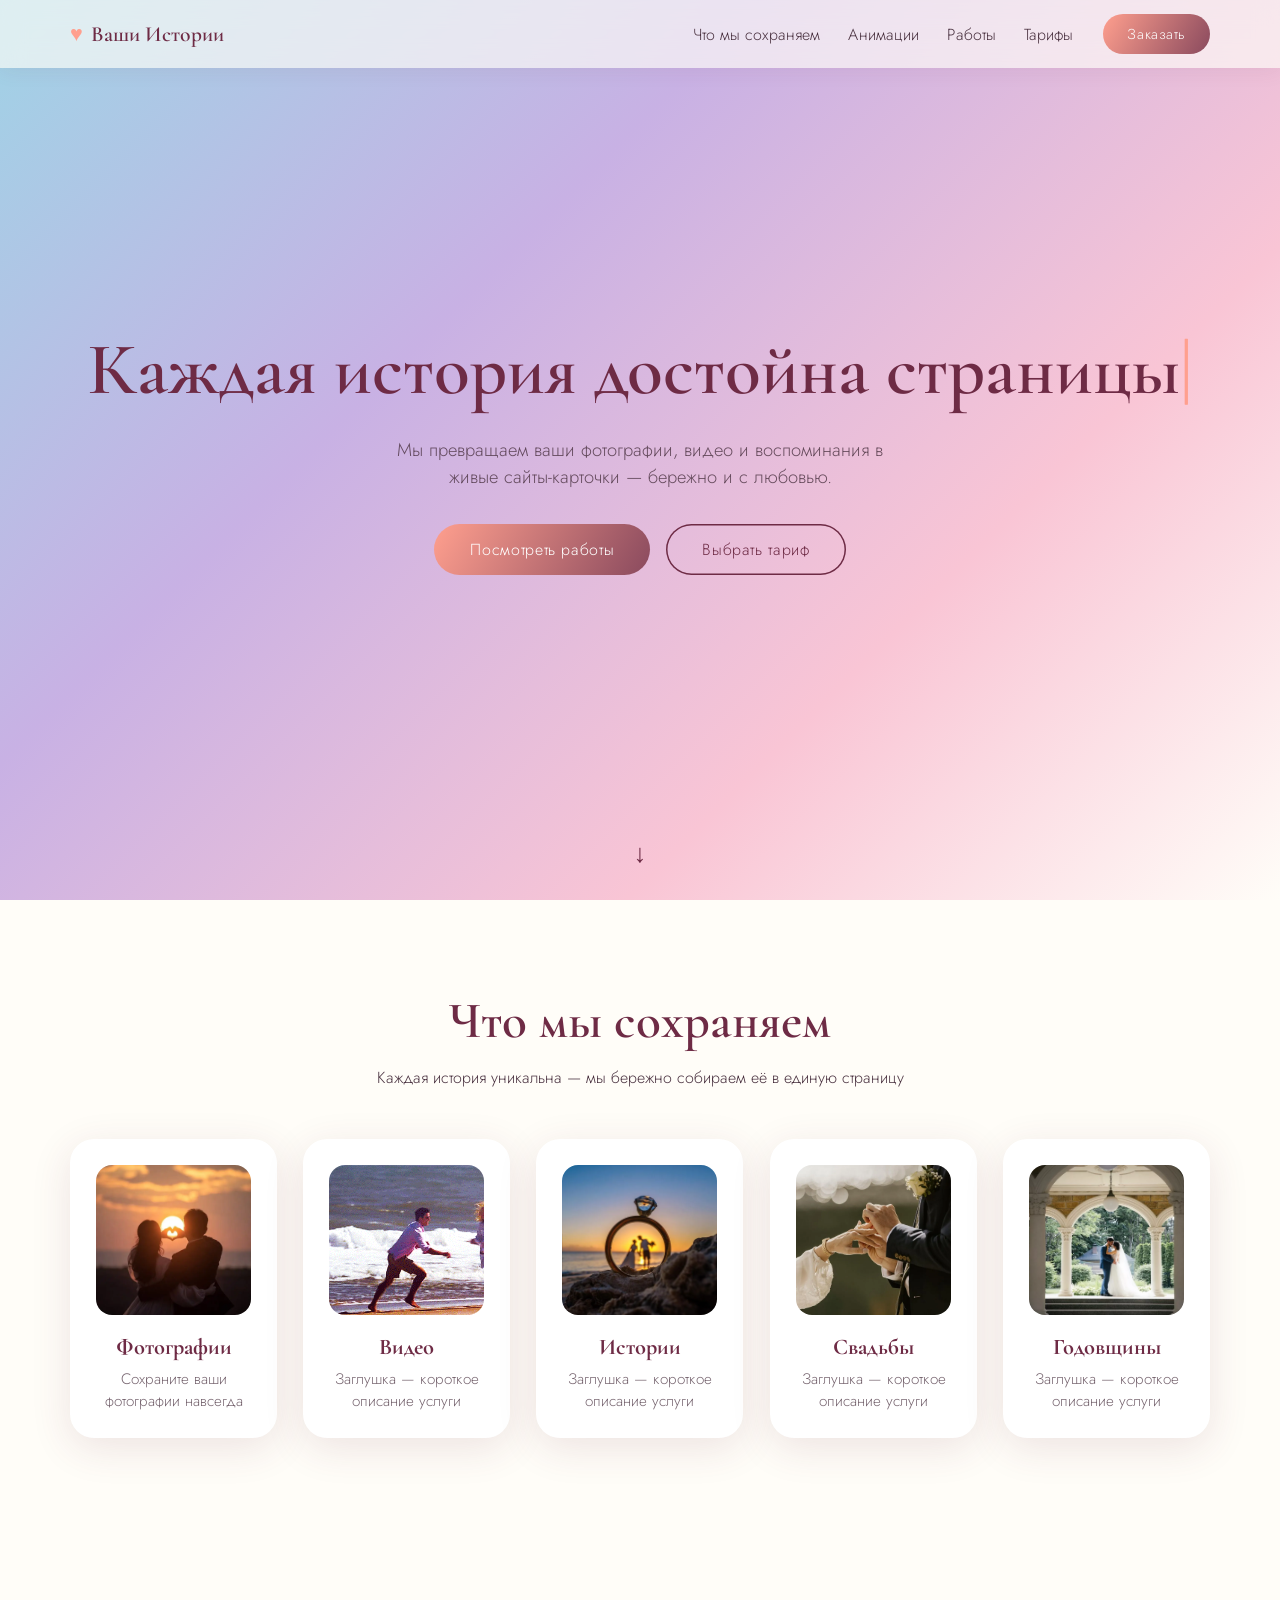
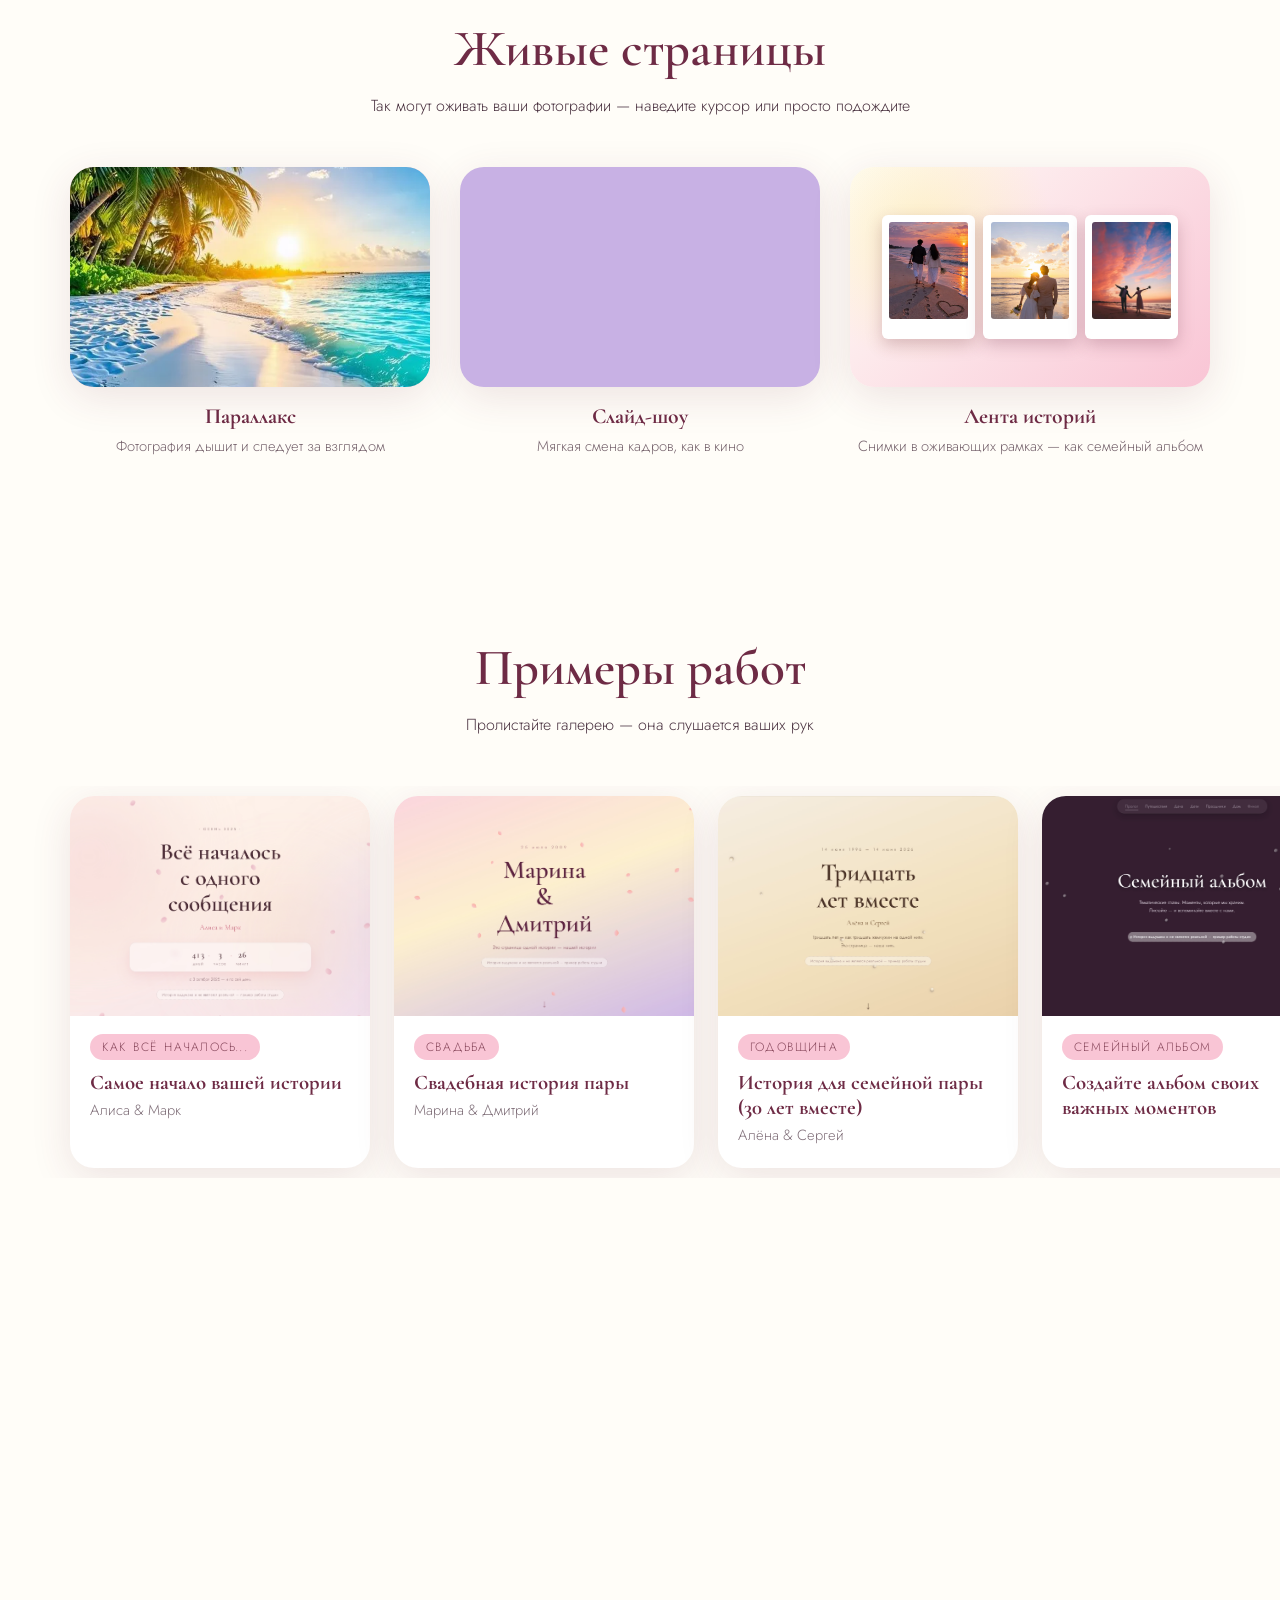
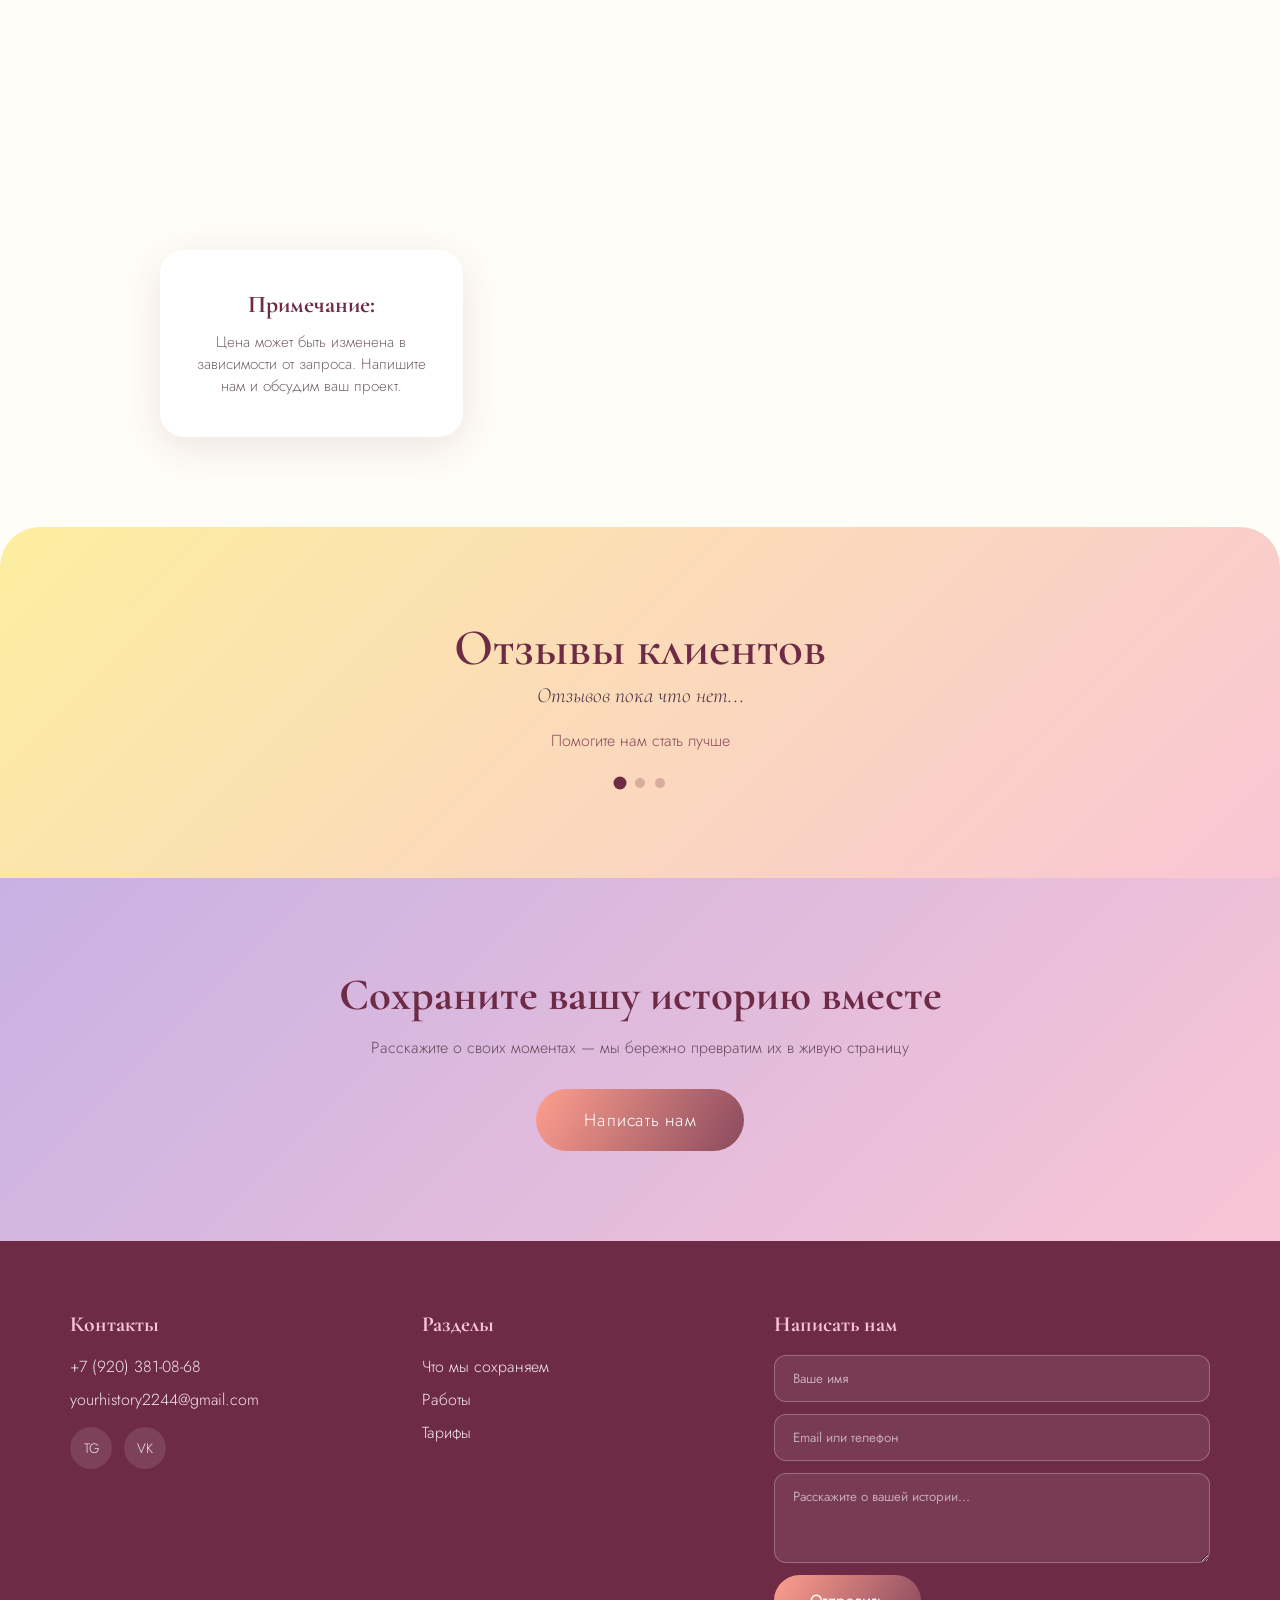
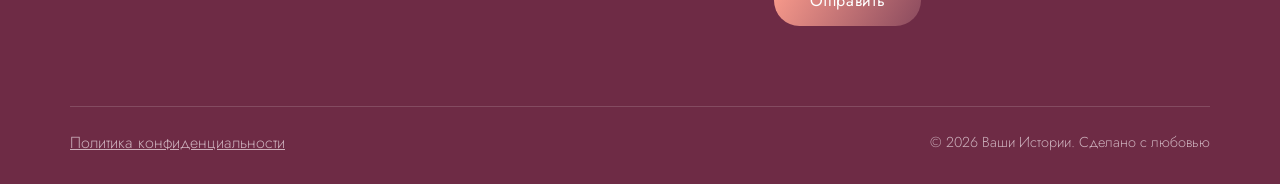
<file: index.html>
<!doctype html>
<html lang="ru">
  <head>
    <meta charset="UTF-8" />
    <!-- meta viewport обязателен для адаптива на телефонах -->
    <meta name="viewport" content="width=device-width, initial-scale=1.0" />
    <meta name="description" content="Сохраняем ваши семейные истории в живые сайты-карточки" />
    <title>Сохраняем ваши истории | Сайты-карточки для семейных пар</title>

    <!-- Шрифты Google Fonts: Cormorant Garamond — заголовки, Jost — текст -->
    <link rel="preconnect" href="https://fonts.googleapis.com" />
    <link rel="preconnect" href="https://fonts.gstatic.com" crossorigin />
    <link href="https://fonts.googleapis.com/css2?family=Cormorant+Garamond:ital,wght@0,400;0,600;1,400&family=Jost:wght@300;400;500&display=swap" rel="stylesheet" />
    <link rel="icon" href="images/logo.jpg">
    <!-- Основные стили сайта -->
    <link rel="stylesheet" href="style.css" />
  </head>
  <body>
    <!-- ============ ПРЕЛОАДЕР ============ -->
    <!-- Экран загрузки: сердечко пульсирует, затем экран плавно исчезает (анимация в CSS) -->
    <div class="preloader" id="preloader">
      <div class="preloader__heart">♥</div>
      <p class="preloader__text">Сохраняем ваши истории…</p>
    </div>

    <!-- ============ ШАПКА САЙТА ============ -->
    <!-- position: fixed, полупрозрачная с эффектом стекла (см. CSS) -->
    <header class="header" id="header">
      <div class="container header__inner">
        <!-- Логотип-монограмма: замените на свою надпись или картинку -->
        <a href="#hero" class="logo" data-scroll>
          <span class="logo__mark">♥</span>
          <span class="logo__name">Ваши&nbsp;Истории</span>
        </a>

        <!-- Навигация для десктопа. На мобильных скрыта — работает бургер -->
        <nav class="nav" id="nav">
          <a href="#keep" class="nav__link" data-scroll>Что мы сохраняем</a>
          <a href="#anim" class="nav__link" data-scroll>Анимации</a>
          <a href="#works" class="nav__link" data-scroll>Работы</a>
          <a href="#pricing" class="nav__link" data-scroll>Тарифы</a>
        </nav>

        <!-- Кнопка в шапке ведёт к форме в подвале -->
        <a href="#footer" class="btn btn--small header__btn" data-scroll>Заказать</a>

        <!-- Бургер-кнопка: три полоски рисуются спанами, анимация в CSS -->
        <button class="burger" id="burger" aria-label="Меню"><span></span><span></span><span></span></button>
      </div>
    </header>

    <!-- Выезжающая панель меню для мобильных (открывается по бургеру) -->
    <nav class="mobile-nav" id="mobileNav">
      <a href="#keep" class="mobile-nav__link" data-scroll>Что мы сохраняем</a>
      <a href="#anim" class="mobile-nav__link" data-scroll>Анимации</a>
      <a href="#works" class="mobile-nav__link" data-scroll>Работы</a>
      <a href="#pricing" class="nav__link" data-scroll>Тарифы</a>
      <a href="#footer" class="btn mobile-nav__btn" data-scroll>Заказать</a>
    </nav>

    <main>
      <!-- ============ 1. HERO — первый экран ============ -->
      <section class="hero" id="hero">
        <!-- Плавающие сердечки: JS создаёт их автоматически внутри этого блока -->
        <div class="hero__hearts" id="heroHearts" aria-hidden="true"></div>

        <div class="container hero__inner">
          <!-- Эффект печатной машинки: текст дописывает JS посимвольно -->
          <h1 class="hero__title"><span id="typing"></span><span class="hero__cursor">|</span></h1>

          <p class="hero__subtitle">
            Мы превращаем ваши фотографии, видео и воспоминания в живые сайты-карточки — бережно и с любовью.
          </p>

          <div class="hero__actions">
            <a href="#works" class="btn" data-scroll>Посмотреть работы</a>
            <a href="#pricing" class="btn btn--ghost" data-scroll>Выбрать тариф</a>
          </div>
        </div>

        <!-- Стрелка «листайте вниз» с мягкой анимацией -->
        <a href="#keep" class="hero__scroll" data-scroll aria-label="Листайте вниз">↓</a>
      </section>

      <!-- ============ 2. ЧТО МЫ СОХРАНЯЕМ ============ -->
      <!-- Карточки с 3D-наклоном при наведении (tilt-эффект в JS) -->
      <section class="section keep" id="keep">
        <div class="container">
          <h2 class="section__title" data-reveal>Что мы сохраняем</h2>
          <p class="section__subtitle" data-reveal>
            Каждая история уникальна — мы бережно собираем её в единую страницу
          </p>

          <div class="keep__grid">
            <!-- Карточка 1. data-tilt включает наклон при наведении.
               Внутри .card__photo — заглушка-градиент.
               Чтобы поставить своё фото: замените div на
               <img src="..." alt="..." class="card__photo"> -->
            <article class="card" data-tilt data-reveal>
               <div class="card__photo card__photo--pink"></div>
              <h3 class="card__title">Фотографии</h3>
              <p class="card__text">Сохраните ваши фотографии навсегда</p>
            </article>

            <article class="card" data-tilt data-reveal>
              <div class="card__photo card__photo--blue"></div>
              <h3 class="card__title">Видео</h3>
              <p class="card__text">Заглушка — короткое описание услуги</p>
            </article>

            <article class="card" data-tilt data-reveal>
               <div class="card__photo card__photo--lilac"></div>
              <h3 class="card__title">Истории</h3>
              <p class="card__text">Заглушка — короткое описание услуги</p>
            </article>

            <article class="card" data-tilt data-reveal>
              <div class="card__photo card__photo--coral"></div>
             <h3 class="card__title">Свадьбы</h3>
              <p class="card__text">Заглушка — короткое описание услуги</p>
            </article>

            <article class="card" data-tilt data-reveal>
              <div class="card__photo card__photo--lemon"></div>
              <h3 class="card__title">Годовщины</h3>
              <p class="card__text">Заглушка — короткое описание услуги</p>
            </article>
          </div>
        </div>
      </section>

      <!-- ============ 3. ВАРИАНТЫ АНИМАЦИЙ ============ -->
      <!-- Три «живых» демо: параллакс, слайд-шоу, лента историй.
         Каждое демо — мини-пример того, что можно встроить в сайт-карточку -->
      <section class="section anim" id="anim">
        <div class="container">
          <h2 class="section__title" data-reveal>Живые страницы</h2>
          <p class="section__subtitle" data-reveal>
            Так могут оживать ваши фотографии — наведите курсор или просто подождите
          </p>

          <div class="anim__grid">
            <!-- ДЕМО 1: параллакс — картинка следует за курсором внутри рамки -->
            <div class="demo" data-reveal>
              <div class="demo__frame demo__frame--parallax" id="parallaxDemo">
                <!-- Внутренний слой двигается чуть медленнее курсора — глубина -->
                <div class="demo__parallax-inner"></div>
              </div>
              <h3 class="demo__title">Параллакс</h3>
              <p class="demo__text">Фотография дышит и следует за взглядом</p>
            </div>

            <!-- ДЕМО 2: слайд-шоу — кадры сменяют друг друга (CSS-анимация) -->
            <div class="demo" data-reveal>
              <div class="demo__frame demo__frame--slideshow">
                <!-- Три кадра с разными градиентами-заглушками.
                   Меняйте .demo__slide-1/2/3 в CSS на свои <img> -->
                <div class="demo__slide demo__slide-1"></div>
                <div class="demo__slide demo__slide-2"></div>
                <div class="demo__slide demo__slide-3"></div>
              </div>
              <h3 class="demo__title">Слайд-шоу</h3>
              <p class="demo__text">Мягкая смена кадров, как в кино</p>
            </div>

            <!-- ДЕМО 3: лента историй — фотографии в «полароидах» слегка покачиваются -->
            <div class="demo" data-reveal>
              <div class="demo__frame demo__frame--ribbon">
                <div class="polaroid polaroid--1"></div>
                <div class="polaroid polaroid--2"></div>
                <div class="polaroid polaroid--3"></div>
              </div>
              <h3 class="demo__title">Лента историй</h3>
              <p class="demo__text">Снимки в оживающих рамках — как семейный альбом</p>
            </div>
          </div>
        </div>
      </section>

      <!-- ============ 4. ПРИМЕРЫ РАБОТ (превью) ============ -->
      <!-- Карусель с перетаскиванием мышью/пальцем (drag-scroll в JS) -->
      <section class="section works" id="works">
        <div class="container">
          <h2 class="section__title" data-reveal>Примеры работ</h2>
          <p class="section__subtitle" data-reveal>Пролистайте галерею — она слушается ваших рук</p>
        </div>

        <!-- Карусель во всю ширину экрана, чтобы страницы «выходили» за края -->
        <div class="carousel" id="carousel" data-reveal>
          <!-- Карточка работы: .work__photo — заглушка-градиент.
             Заглушки: название, пара, категория — замените на своё -->
          
          <article class="work">
            <a href="beginning.html"><div class="work__photo work__photo--4"></div></a>
            <div class="work__info">
              <span class="work__tag">Как всё началось...</span>
              <h3 class="work__title">Самое начало вашей истории</h3>
              <p class="work__pair">Алиса &amp; Марк </p>
            </div>
          </article>
          
          
          <article class="work">
            <a href="wedding.html"><div class="work__photo work__photo--1"></div></a>
            <div class="work__info">
              <span class="work__tag">Свадьба</span>
              <h3 class="work__title">Свадебная история пары</h3>
              <p class="work__pair">Марина &amp; Дмитрий</p>
            </div>
          </article>

          <article class="work">
            <a href="anniversary.html"><div class="work__photo work__photo--2"></div></a>
            <div class="work__info">
              <span class="work__tag">Годовщина</span>
              <h3 class="work__title"> История для семейной пары (30 лет вместе) </h3>
              <p class="work__pair">Алёна &amp; Сергей</p>
            </div>
          </article>

          <article class="work">
            <a href="album.html"><div class="work__photo work__photo--3"></div></a>
            <div class="work__info">
              <span class="work__tag">Семейный альбом</span>
              <h3 class="work__title">Создайте альбом своих важных моментов</h3>
            </div>
          </article>
        </div>
      </section>

      <!-- ============ 5. ПРАЙС-ЛИСТ ============ -->
      <!-- Три карточки тарифов с заглушками: название, описание, цена.
         Средняя выделена как «популярная» классом pricing__card--popular -->
      <section class="section pricing" id="pricing">
        <div class="container">
          <h2 class="section__title" data-reveal>Тарифы</h2>
          <p class="section__subtitle" data-reveal>Выберите формат — остальное обсудим лично</p>

          <div class="pricing__grid">
            <!-- Тариф 1 -->
            <article class="pricing__card" data-reveal>
              <h3 class="pricing__name">Эконом</h3>
              <p class="pricing__desc">Сайт - одностраничник, без видео. Анимации ограничены. Хост сайта - по договоренности </p>
              <p class="pricing__price">— 1.990 —</p>
              <a href="#footer" class="btn btn--ghost pricing__btn" data-scroll>Заказать</a>
            </article>

            <!-- Тариф 2 (популярный, выделен рамкой и меткой) -->
            <article class="pricing__card pricing__card--popular" data-reveal>
              <span class="pricing__label">Популярный</span>
              <h3 class="pricing__name">Базовый</h3>
              <p class="pricing__desc">Сайт - одностраничник. Анимации не ограничено. 2 видео. Возможность правок</p>
              <p class="pricing__price">— 3.990 —</p>
              <a href="#footer" class="btn pricing__btn" data-scroll>Заказать</a>
            </article>

            <!-- Тариф 3 -->
            <article class="pricing__card" data-reveal>
              <h3 class="pricing__name">Премиум</h3>
              <p class="pricing__desc">В разработке...</p>
              <p class="pricing__price">— N —</p>
              <a href="#footer" class="btn btn--ghost pricing__btn" data-scroll>Заказать</a>
            </article>
             
            <!--Уточнения-->
              <article class="pricing__card primech" data-reveal>
              <h3 class="pricing__name">Примечание:</h3>
              <p class="pricing__desc">Цена может быть изменена в зависимости от запроса. Напишите нам и обсудим ваш проект.</p>
            </article>
          </div>
        </div>
      </section>

      <!-- ============ 6. ОТЗЫВЫ ============ -->
      <!-- Автокарусель: отзывы сменяют друг друга каждые 5 секунд (JS) -->
      <section class="section reviews" id="reviews">
        <div class="container">
          <h2 class="section__title" data-reveal>Отзывы клиентов</h2>

          <!-- Слайды. Тексты-заглушки — замените на реальные отзывы -->
          <div class="reviews__slider" id="reviewsSlider" data-reveal>
            <blockquote class="review is-active">
              <p class="review__text">Отзывов пока что нет...</p>
              <cite class="review__author">Помогите нам стать лучше</cite>
            </blockquote>
            <blockquote class="review">
              <p class="review__text">Отзывов пока что нет...</p>
              <cite class="review__author">Напишите отзыв в профиле Avito</cite>
            </blockquote>
            <blockquote class="review">
              <p class="review__text">Отзывов пока что нет...</p>
              <cite class="review__author">Или в сообществе Vkонтакте</cite>
            </blockquote>
          </div>

          <!-- Точки-переключатели создаются автоматически в JS -->
          <div class="reviews__dots" id="reviewsDots"></div>
        </div>
      </section>

      <!-- ============ 7. ФИНАЛЬНЫЙ ПРИЗЫВ ============ -->
      <section class="cta">
        <div class="container cta__inner" data-reveal>
          <h2 class="cta__title">Сохраните вашу историю вместе</h2>
          <p class="cta__text">Расскажите о своих моментах — мы бережно превратим их в живую страницу</p>
          <a href="#footer" class="btn btn--large" data-scroll>Написать нам</a>
        </div>
      </section>
    </main>

    <!-- ============ ПОДВАЛ (на каждой странице) ============ -->
    <footer class="footer" id="footer">
      <div class="container footer__grid">
        <!-- Колонка 1: контакты. Заглушки — замените на свои данные -->
        <div class="footer__col">
          <h3 class="footer__heading">Контакты</h3>
          <a href="tel:+70000000000" class="footer__link">+7 (920) 381-08-68</a>
          <a href="mailto:mail@example.com" class="footer__link">yourhistory2244@gmail.com</a>
          <div class="footer__socials">
            <a href="#" class="footer__social" aria-label="Telegram">TG</a>
            <a href="#" class="footer__social" aria-label="ВКонтакте">VK</a>
          </div>
        </div>

        <!-- Колонка 2: навигация -->
        <div class="footer__col">
          <h3 class="footer__heading">Разделы</h3>
          <a href="#keep" class="footer__link" data-scroll>Что мы сохраняем</a>
          <a href="#works" class="footer__link" data-scroll>Работы</a>
          <a href="#pricing" class="footer__link" data-scroll>Тарифы</a>
        </div>

        <!-- Колонка 3: форма обратной связи с валидацией (JS) -->
        <div class="footer__col footer__col--form">
          <h3 class="footer__heading">Написать нам</h3>
          <form class="form" id="contactForm"  action="https://formspree.io/f/xeaaqydp"
      method="POST" novalidate>
            <input class="form__input" type="text" name="name" placeholder="Ваше имя" required />
            <input class="form__input" type="text" name="email" placeholder="Email или телефон" required />
            <textarea
              class="form__input form__textarea"
              name="message"
              placeholder="Расскажите о вашей истории…"
              required></textarea>
            <button type="submit" class="btn form__btn">Отправить</button>
            <!-- Сюда JS подставит сообщение об успехе или ошибке -->
            <p class="form__status" id="formStatus"></p>
          </form>
        </div>
      </div>

      <!-- Нижняя строка подвала. Ссылку на политику подключите к своему файлу:
         <a href="privacy.html">Политика конфиденциальности</a> -->
      <div class="container footer__bottom">
        <a href="pravicy.html" class="footer__policy">Политика конфиденциальности</a>
        <p class="footer__copy">© 2026 Ваши Истории. Сделано с любовью</p>
      </div>
    </footer>

    <!-- Скрипты сайта -->
    <script src="main.js" defer></script>
  </body>
</html>
</file>
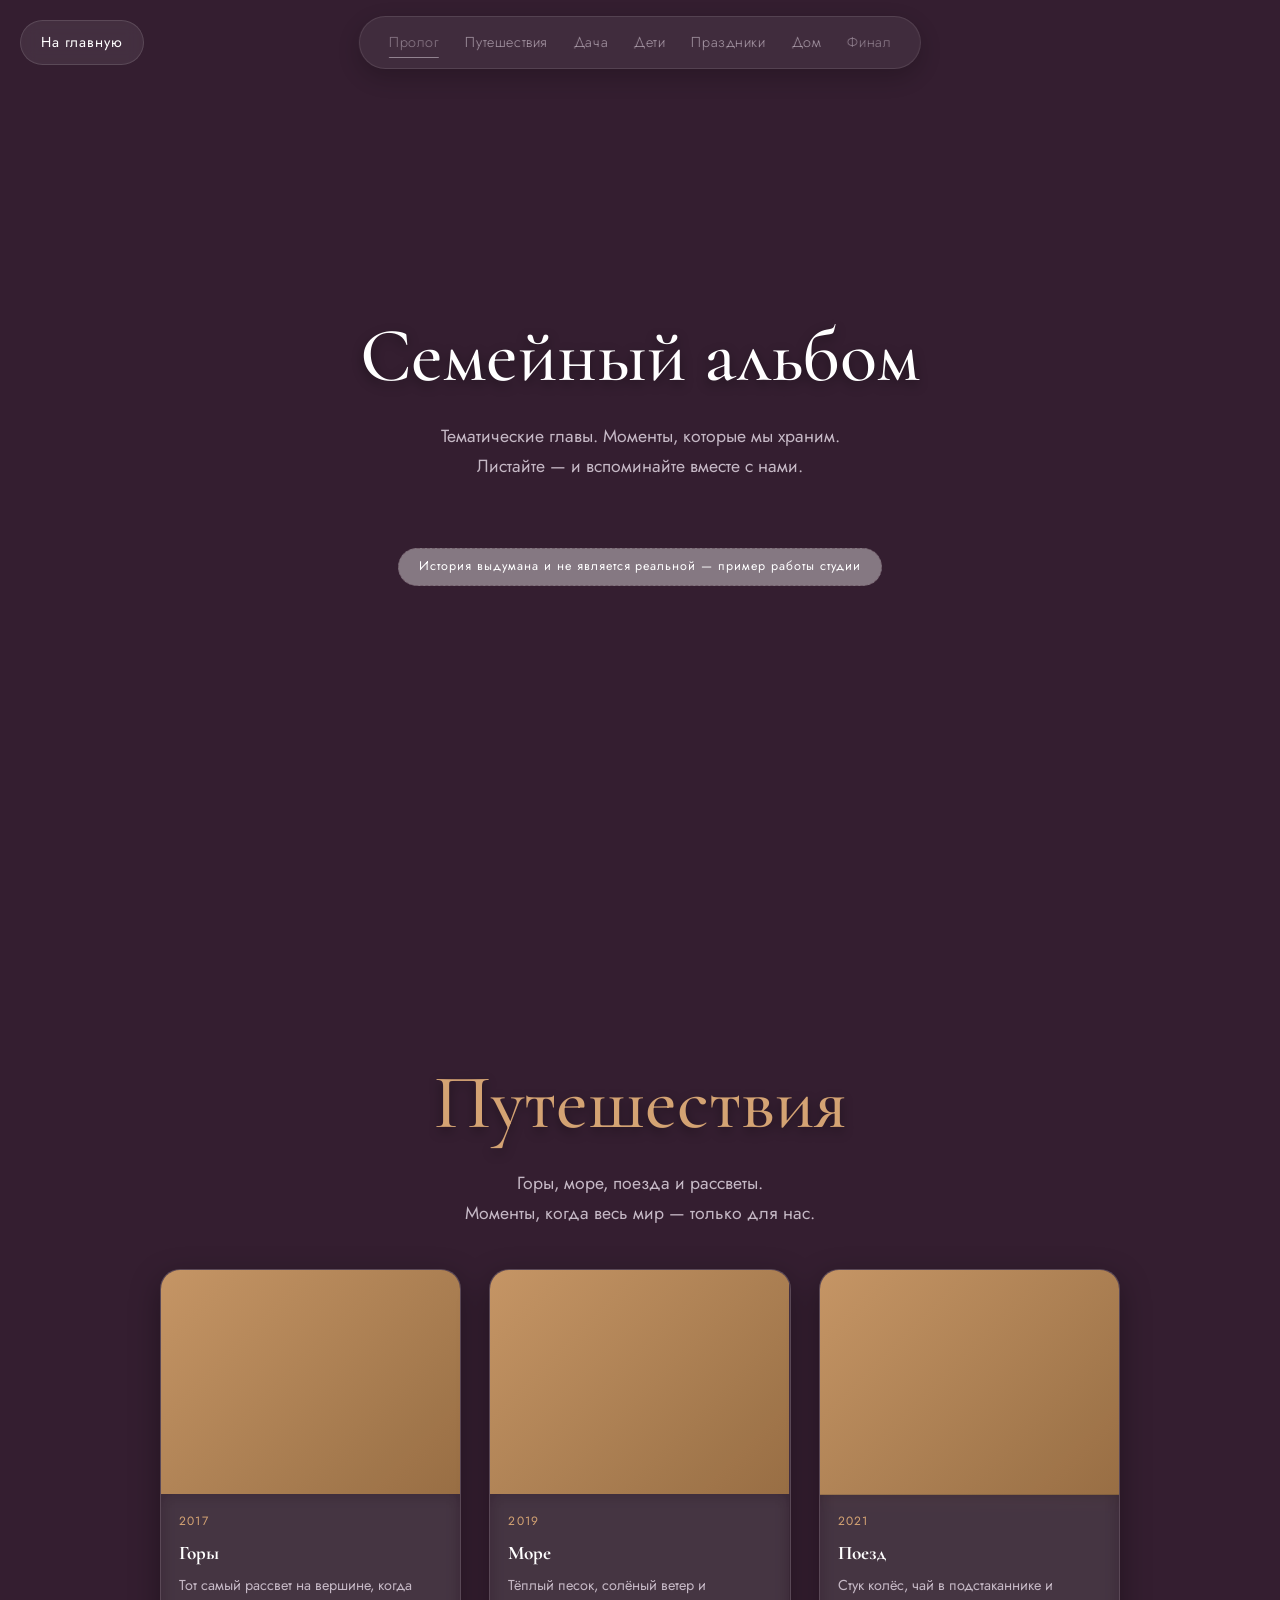
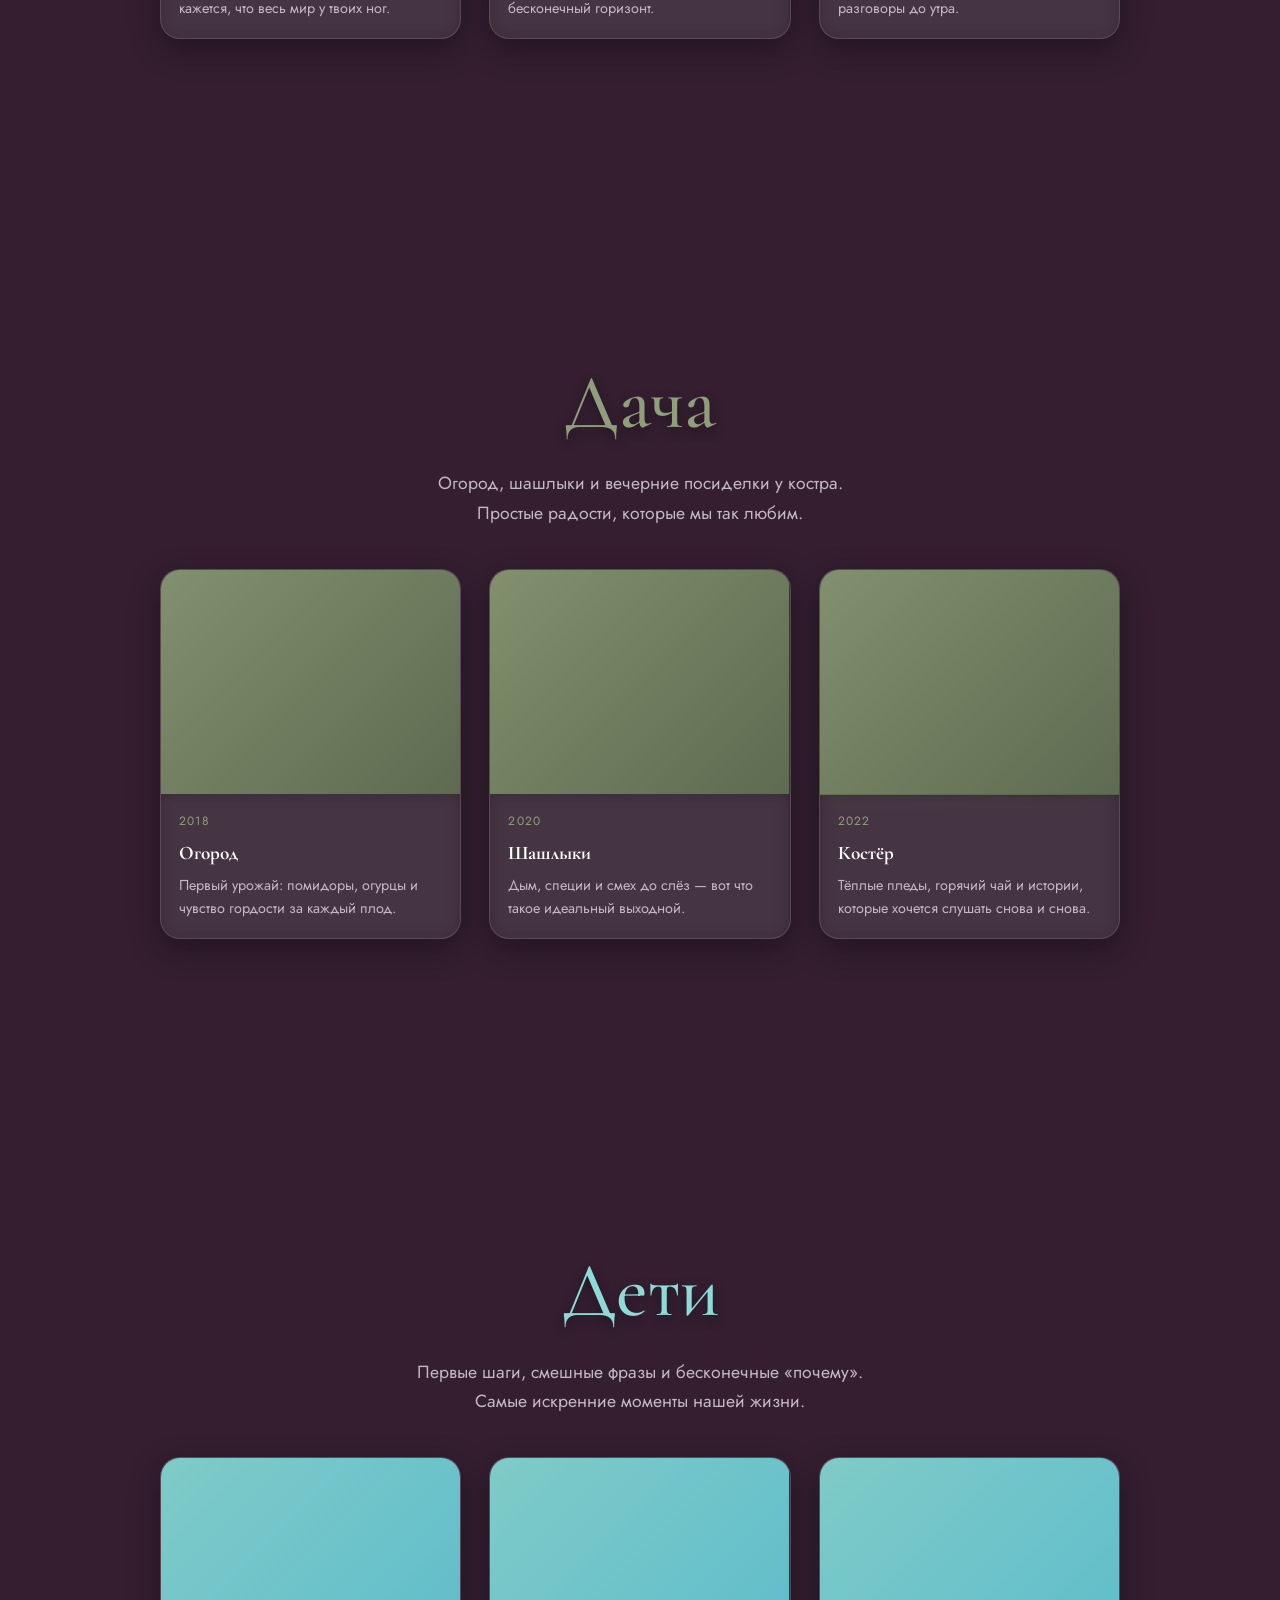
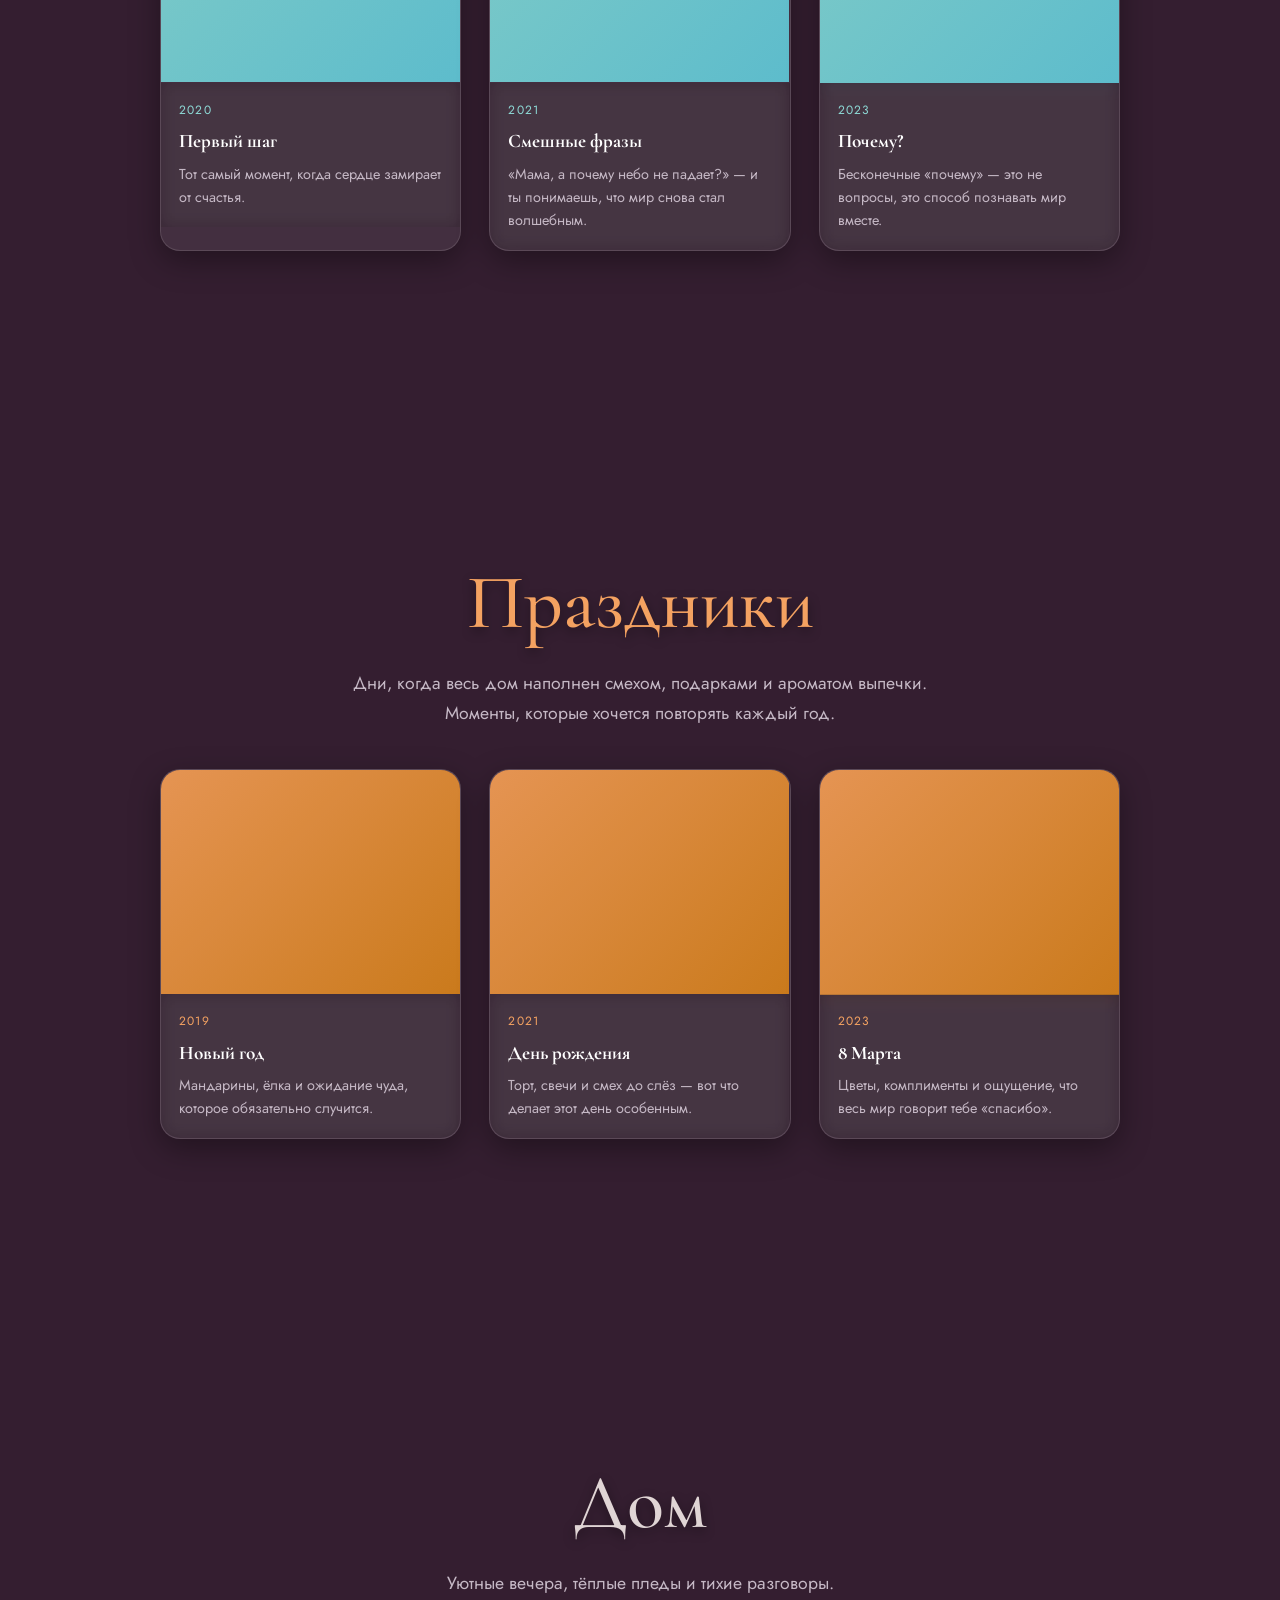
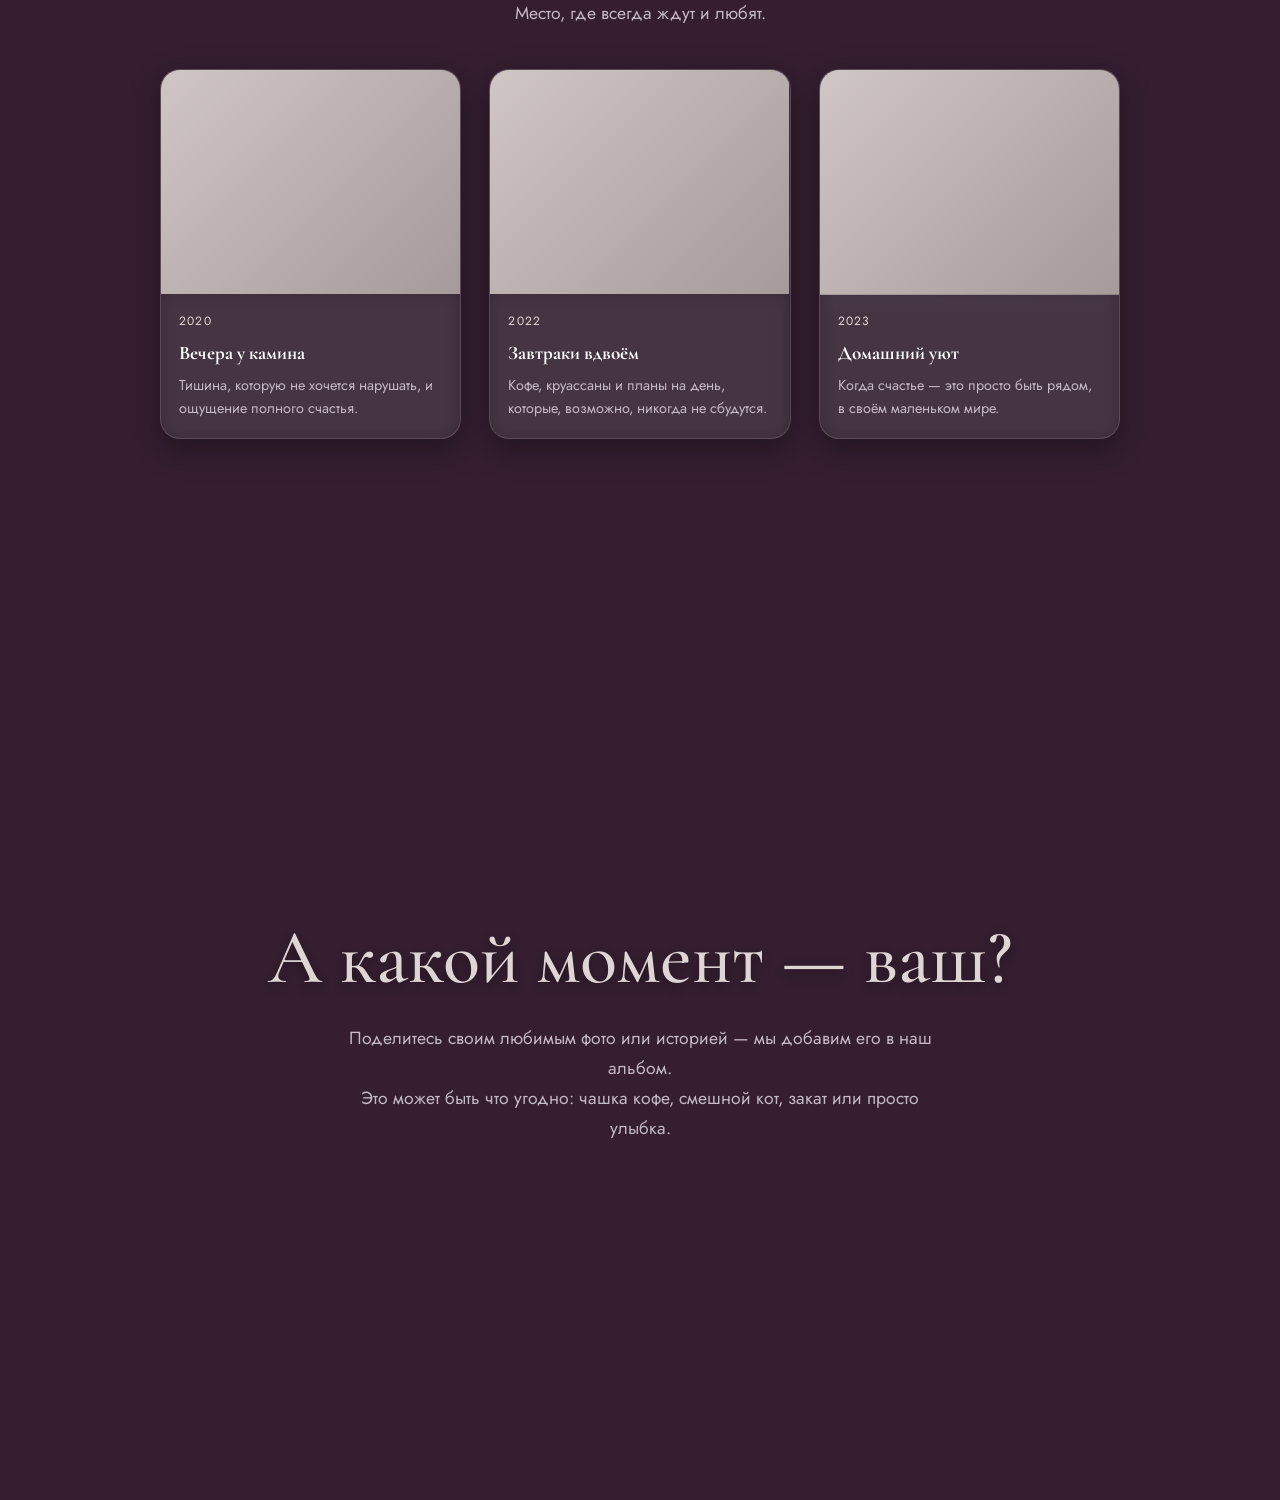
<file: album.html>
<!DOCTYPE html>
<html lang="ru">
<head>
  <meta charset="UTF-8">
  <meta name="viewport" content="width=device-width, initial-scale=1.0">
  <meta name="robots" content="noindex, nofollow">
  <title>Семейный альбом | Моменты, которые мы храним</title>

  <link rel="preconnect" href="https://fonts.googleapis.com">
  <link rel="preconnect" href="https://fonts.gstatic.com" crossorigin>
  <link href="https://fonts.googleapis.com/css2?family=Cormorant+Garamond:ital,wght@0,400;0,500;0,600;1,400&family=Jost:wght@200;300;400;500&display=swap"
        rel="stylesheet" media="print" onload="this.media='all'">
  <link rel="icon" href="images/logo.jpg">
        <noscript>
    <link href="https://fonts.googleapis.com/css2?family=Cormorant+Garamond:ital,wght@0,400;0,500;0,600;1,400&family=Jost:wght@200;300;400;500&display=swap" rel="stylesheet">
  </noscript>

  <!-- Cтили -->
  <link rel="stylesheet" href="album.css">
</head>
<body>

  <a href="index.html" class="home-link">На главную</a>

  <!-- ===== НАВИГАЦИЯ ПО РАЗДЕЛАМ ===== -->
  <nav class="section-nav" id="sectionNav" aria-label="Разделы альбома">
    <button class="section-nav__burger" id="navBurger"
            aria-expanded="false" aria-controls="navMenu" aria-label="Открыть меню">
      <span></span>
      <span></span>
      <span></span>
    </button>
    <ul class="section-nav__menu" id="navMenu">
      <li><a href="#prologue" class="section-nav__link section-nav__link--muted" data-section="prologue">Пролог</a></li>
      <li><a href="#travel" class="section-nav__link" data-section="travel">Путешествия</a></li>
      <li><a href="#cottage" class="section-nav__link" data-section="cottage">Дача</a></li>
      <li><a href="#kids" class="section-nav__link" data-section="kids">Дети</a></li>
      <li><a href="#holidays" class="section-nav__link" data-section="holidays">Праздники</a></li>
      <li><a href="#home" class="section-nav__link" data-section="home">Дом</a></li>
      <li><a href="#final" class="section-nav__link section-nav__link--muted" data-section="final">Финал</a></li>
    </ul>
  </nav>

  <!-- Слой всплывающих жемчужин (создаёт album.js) -->
  <div class="pearls" id="pearls" aria-hidden="true"></div>

  <!-- ============ ПРОЛОГ ============ -->
  <section class="chapter" id="prologue">
    <div class="chapter__inner">
      <h1 class="chapter__title" data-reveal>Семейный альбом</h1>
      <p class="chapter__subtitle" data-reveal>
        Тематические главы. Моменты, которые мы храним.<br>
        Листайте — и вспоминайте вместе с нами.
      </p>
      <!-- Подпись о вымысле -->
      <p class="disclaimer" data-reveal>История выдумана и не является реальной — пример работы студии</p>
    
    </div>
  </section>

  <!-- ============ ГЛАВА 1: ПУТЕШЕСТВИЯ ============ -->
  <section class="chapter chapter--travel" id="travel">
    <div class="chapter__inner">
      <h2 class="chapter__title" data-reveal>Путешествия</h2>
      <p class="chapter__subtitle" data-reveal>
        Горы, море, поезда и рассветы.<br>
        Моменты, когда весь мир — только для нас.
      </p>
      <div class="grid" data-reveal>
        <article class="card card--travel" data-parallax>
          <div class="card__photo"></div>
          <div class="card__caption">
            <span class="card__year">2017</span>
            <h3 class="card__title">Горы</h3>
            <p class="card__desc">Тот самый рассвет на вершине, когда кажется, что весь мир у твоих ног.</p>
          </div>
        </article>
        <article class="card card--travel" data-parallax>
          <div class="card__photo"></div>
          <div class="card__caption">
            <span class="card__year">2019</span>
            <h3 class="card__title">Море</h3>
            <p class="card__desc">Тёплый песок, солёный ветер и бесконечный горизонт.</p>
          </div>
        </article>
        <article class="card card--travel" data-parallax>
          <div class="card__photo"></div>
          <div class="card__caption">
            <span class="card__year">2021</span>
            <h3 class="card__title">Поезд</h3>
            <p class="card__desc">Стук колёс, чай в подстаканнике и разговоры до утра.</p>
          </div>
        </article>
      </div>
    </div>
  </section>

  <!-- ============ ГЛАВА 2: ДАЧА ============ -->
  <section class="chapter chapter--cottage" id="cottage">
    <div class="chapter__inner">
      <h2 class="chapter__title" data-reveal>Дача</h2>
      <p class="chapter__subtitle" data-reveal>
        Огород, шашлыки и вечерние посиделки у костра.<br>
        Простые радости, которые мы так любим.
      </p>
      <div class="grid" data-reveal>
        <article class="card card--cottage" data-parallax>
          <div class="card__photo"></div>
          <div class="card__caption">
            <span class="card__year">2018</span>
            <h3 class="card__title">Огород</h3>
            <p class="card__desc">Первый урожай: помидоры, огурцы и чувство гордости за каждый плод.</p>
          </div>
        </article>
        <article class="card card--cottage" data-parallax>
          <div class="card__photo"></div>
          <div class="card__caption">
            <span class="card__year">2020</span>
            <h3 class="card__title">Шашлыки</h3>
            <p class="card__desc">Дым, специи и смех до слёз — вот что такое идеальный выходной.</p>
          </div>
        </article>
        <article class="card card--cottage" data-parallax>
          <div class="card__photo"></div>
          <div class="card__caption">
            <span class="card__year">2022</span>
            <h3 class="card__title">Костёр</h3>
            <p class="card__desc">Тёплые пледы, горячий чай и истории, которые хочется слушать снова и снова.</p>
          </div>
        </article>
      </div>
    </div>
  </section>

  <!-- ============ ГЛАВА 3: ДЕТИ ============ -->
  <section class="chapter chapter--kids" id="kids">
    <div class="chapter__inner">
      <h2 class="chapter__title" data-reveal>Дети</h2>
      <p class="chapter__subtitle" data-reveal>
        Первые шаги, смешные фразы и бесконечные «почему».<br>
        Самые искренние моменты нашей жизни.
      </p>
      <div class="grid" data-reveal>
        <article class="card card--kids" data-parallax>
          <div class="card__photo"></div>
          <div class="card__caption">
            <span class="card__year">2020</span>
            <h3 class="card__title">Первый шаг</h3>
            <p class="card__desc">Тот самый момент, когда сердце замирает от счастья.</p>
          </div>
        </article>
        <article class="card card--kids" data-parallax>
          <div class="card__photo"></div>
          <div class="card__caption">
            <span class="card__year">2021</span>
            <h3 class="card__title">Смешные фразы</h3>
            <p class="card__desc">«Мама, а почему небо не падает?» — и ты понимаешь, что мир снова стал волшебным.</p>
          </div>
        </article>
        <article class="card card--kids" data-parallax>
          <div class="card__photo"></div>
          <div class="card__caption">
            <span class="card__year">2023</span>
            <h3 class="card__title">Почему?</h3>
            <p class="card__desc">Бесконечные «почему» — это не вопросы, это способ познавать мир вместе.</p>
          </div>
        </article>
      </div>
    </div>
  </section>

  <!-- ============ ГЛАВА 4: ПРАЗДНИКИ ============ -->
  <section class="chapter chapter--holidays" id="holidays">
    <div class="chapter__inner">
      <h2 class="chapter__title" data-reveal>Праздники</h2>
      <p class="chapter__subtitle" data-reveal>
        Дни, когда весь дом наполнен смехом, подарками и ароматом выпечки.<br>
        Моменты, которые хочется повторять каждый год.
      </p>
      <div class="grid" data-reveal>
        <article class="card card--holidays" data-parallax>
          <div class="card__photo"></div>
          <div class="card__caption">
            <span class="card__year">2019</span>
            <h3 class="card__title">Новый год</h3>
            <p class="card__desc">Мандарины, ёлка и ожидание чуда, которое обязательно случится.</p>
          </div>
        </article>
        <article class="card card--holidays" data-parallax>
          <div class="card__photo"></div>
          <div class="card__caption">
            <span class="card__year">2021</span>
            <h3 class="card__title">День рождения</h3>
            <p class="card__desc">Торт, свечи и смех до слёз — вот что делает этот день особенным.</p>
          </div>
        </article>
        <article class="card card--holidays" data-parallax>
          <div class="card__photo"></div>
          <div class="card__caption">
            <span class="card__year">2023</span>
            <h3 class="card__title">8 Марта</h3>
            <p class="card__desc">Цветы, комплименты и ощущение, что весь мир говорит тебе «спасибо».</p>
          </div>
        </article>
      </div>
    </div>
  </section>

  <!-- ============ ГЛАВА 5: ДОМ ============ -->
  <section class="chapter chapter--home" id="home">
    <div class="chapter__inner">
      <h2 class="chapter__title" data-reveal>Дом</h2>
      <p class="chapter__subtitle" data-reveal>
        Уютные вечера, тёплые пледы и тихие разговоры.<br>
        Место, где всегда ждут и любят.
      </p>
      <div class="grid" data-reveal>
        <article class="card card--home" data-parallax>
          <div class="card__photo"></div>
          <div class="card__caption">
            <span class="card__year">2020</span>
            <h3 class="card__title">Вечера у камина</h3>
            <p class="card__desc">Тишина, которую не хочется нарушать, и ощущение полного счастья.</p>
          </div>
        </article>
        <article class="card card--home" data-parallax>
          <div class="card__photo"></div>
          <div class="card__caption">
            <span class="card__year">2022</span>
            <h3 class="card__title">Завтраки вдвоём</h3>
            <p class="card__desc">Кофе, круассаны и планы на день, которые, возможно, никогда не сбудутся.</p>
          </div>
        </article>
        <article class="card card--home" data-parallax>
          <div class="card__photo"></div>
          <div class="card__caption">
            <span class="card__year">2023</span>
            <h3 class="card__title">Домашний уют</h3>
            <p class="card__desc">Когда счастье — это просто быть рядом, в своём маленьком мире.</p>
          </div>
        </article>
      </div>
    </div>
  </section>
<!-- ============ ФИНАЛ: ФОРМА ============ -->
  <section class="chapter chapter--home" id="final">
    <div class="chapter__inner">
      <h2 class="chapter__title" data-reveal>А какой момент — ваш?</h2>
      <p class="chapter__subtitle" data-reveal>
        Поделитесь своим любимым фото или историей — мы добавим его в наш альбом.<br>
        Это может быть что угодно: чашка кофе, смешной кот, закат или просто улыбка.
      </p>


  </section>

  <!-- ============ МОДАЛЬНОЕ ОКНО ============ -->
  <div class="modal-overlay" id="modalOverlay" aria-hidden="true">
    <div class="modal" role="dialog" aria-modal="true">
      <button type="button" class="modal__close" id="modalClose" aria-label="Закрыть">&times;</button>
      <div class="modal__photo" id="modalPhoto"></div>
      <h3 class="modal__title" id="modalTitle"></h3>
      <p class="modal__desc" id="modalDesc"></p>
    </div>
  </div>

  <script src="album.js" defer></script>
</body>
</html>
</file>
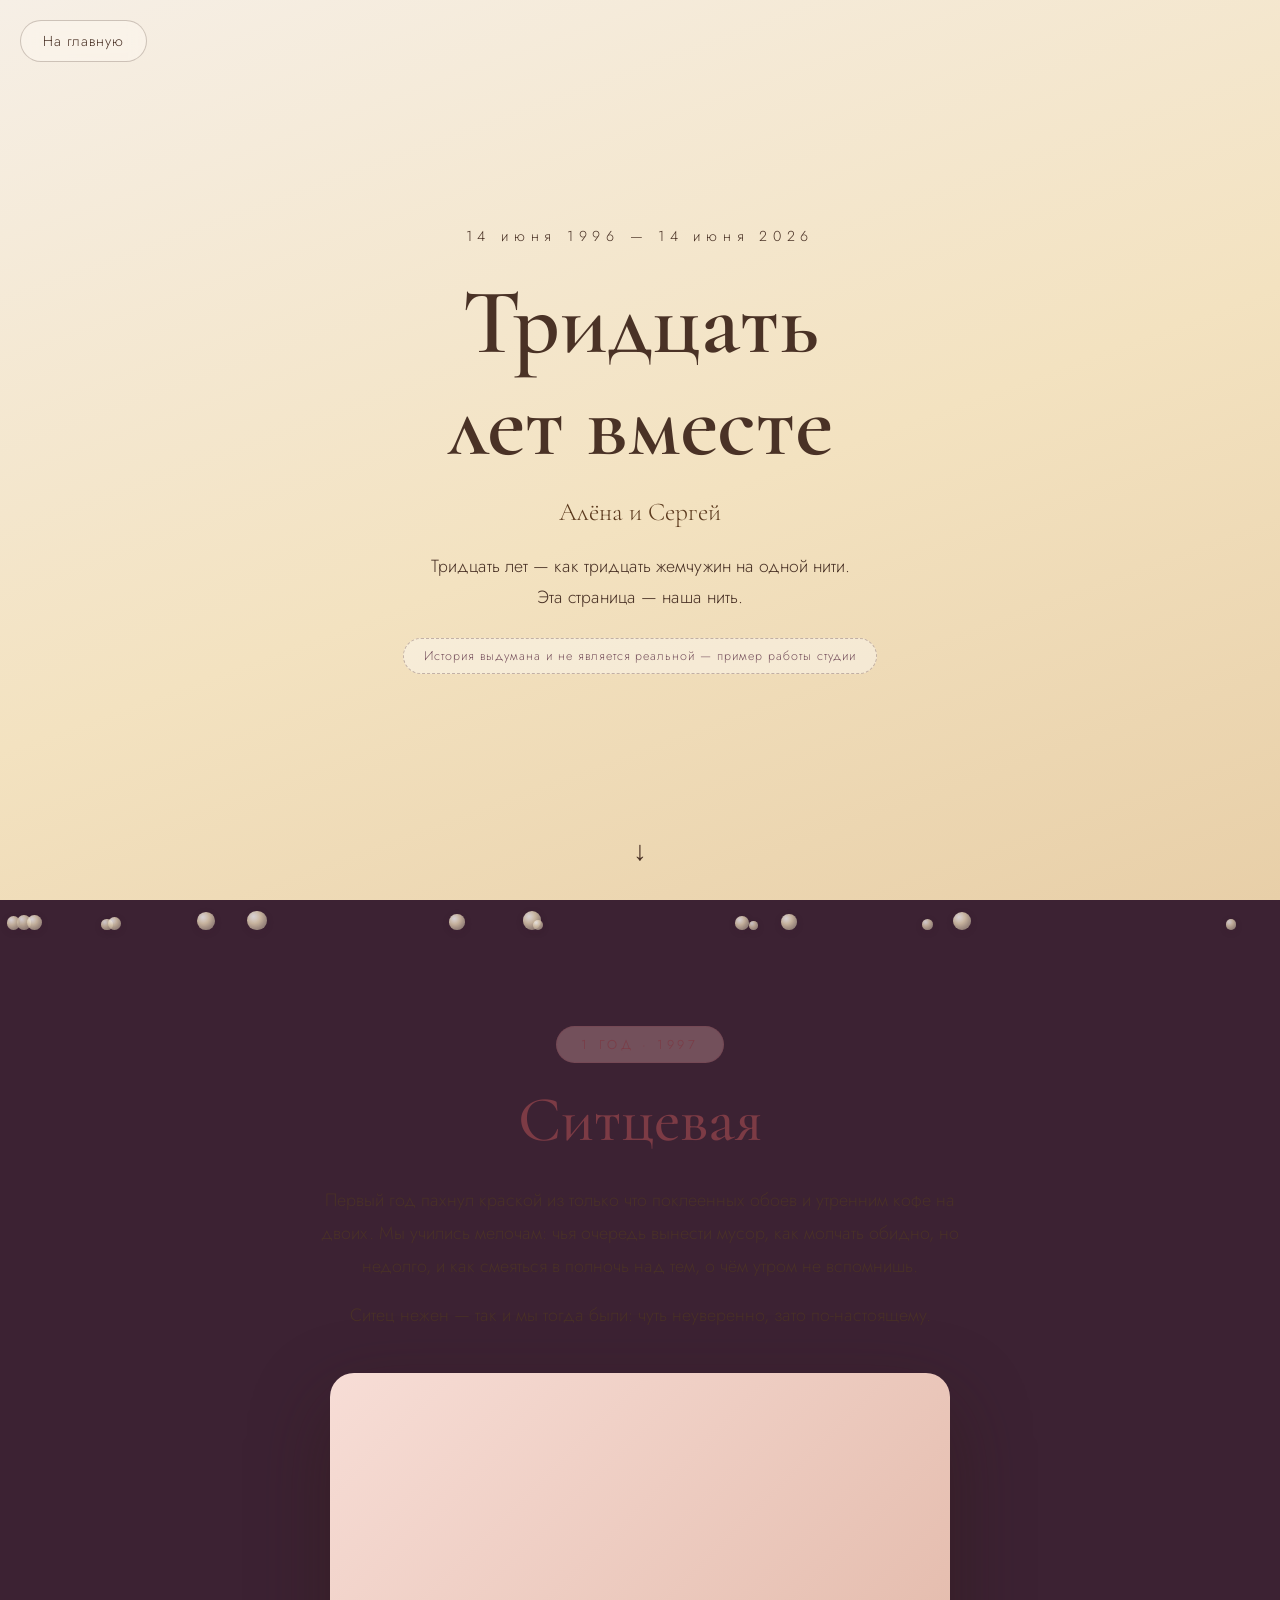
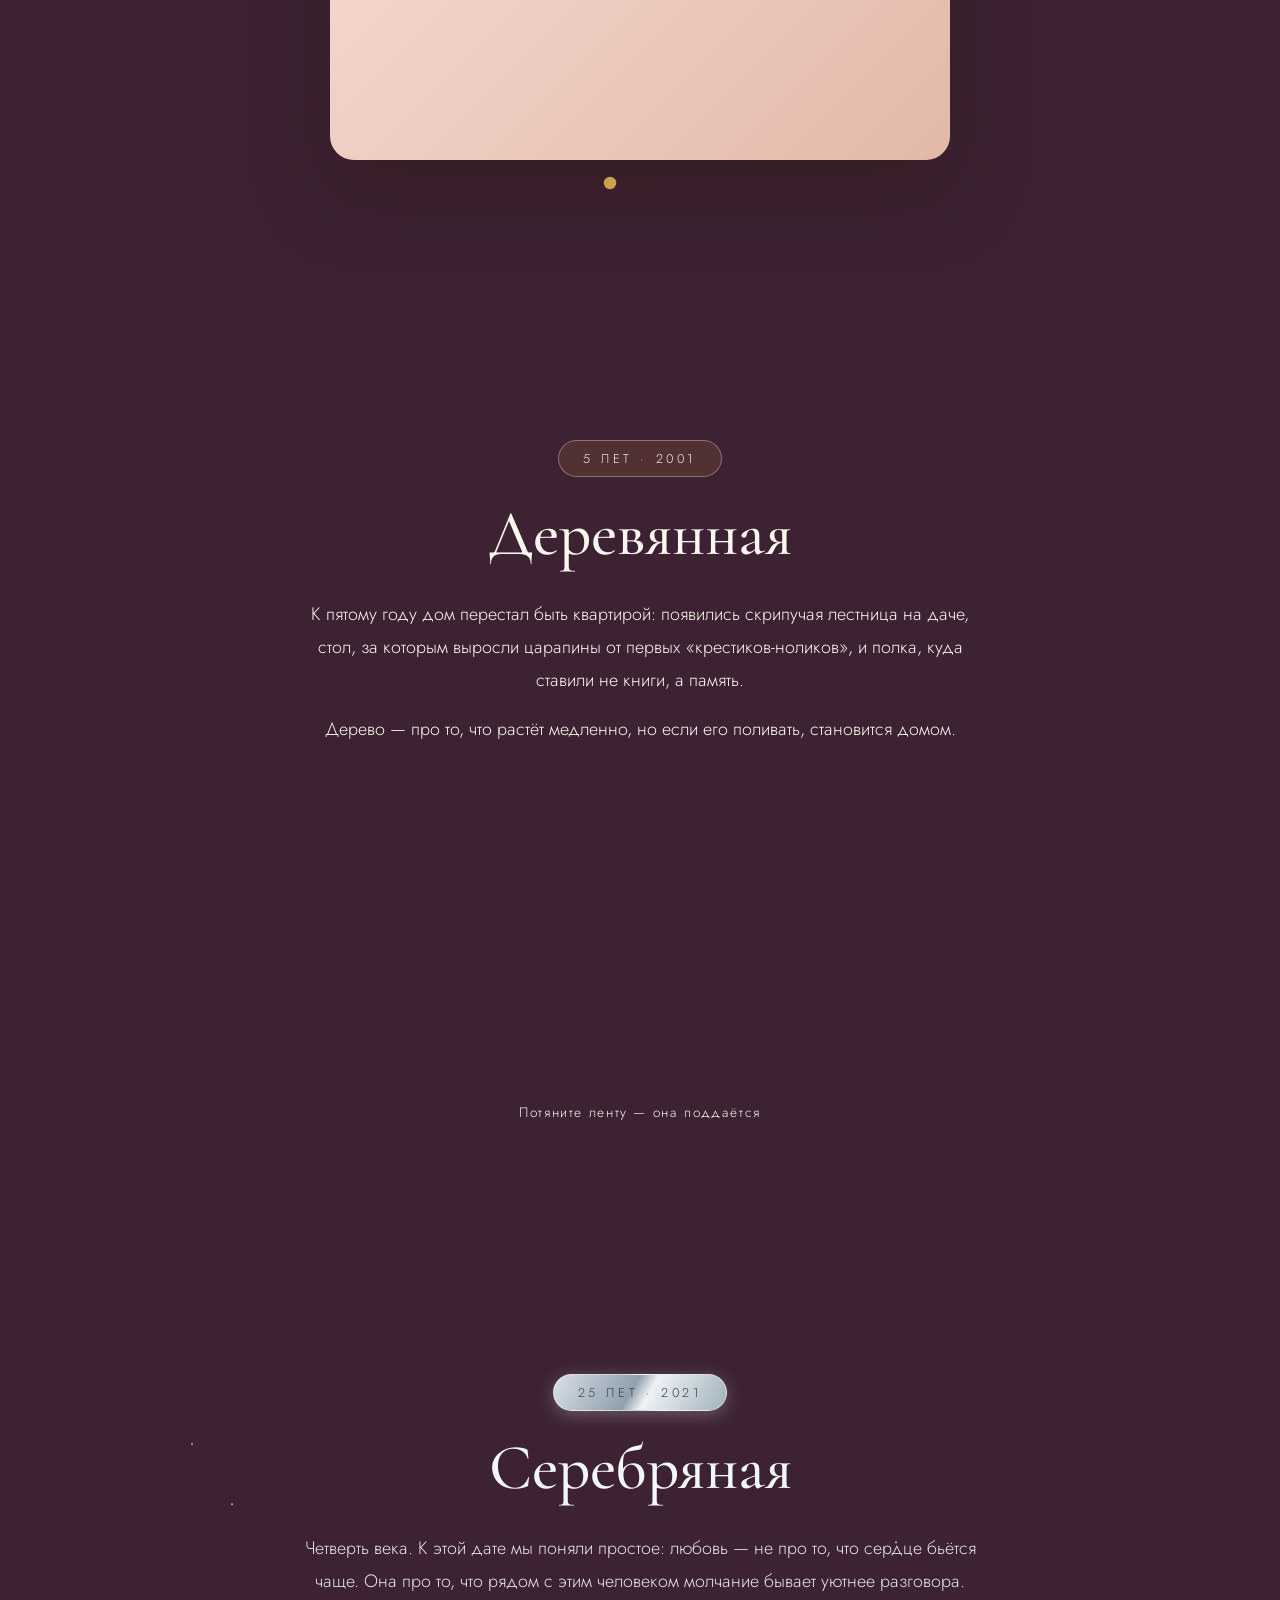
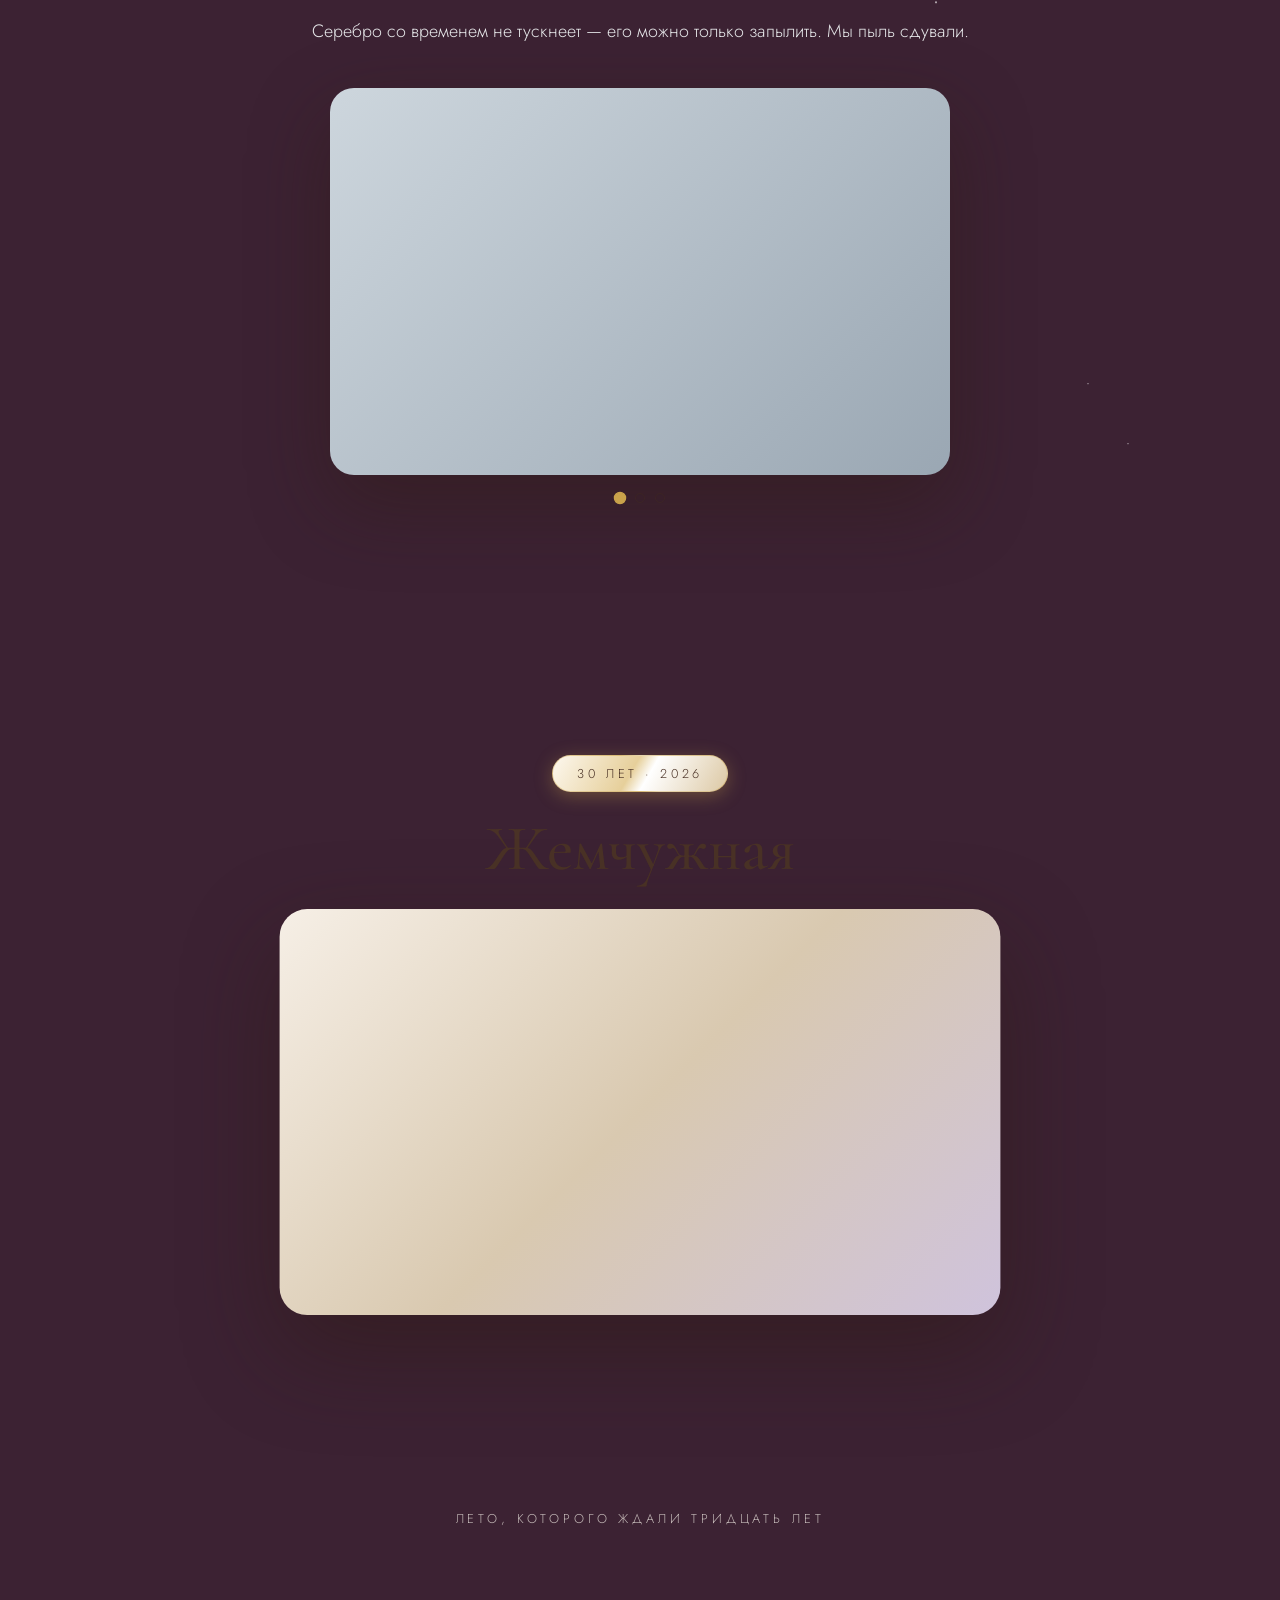
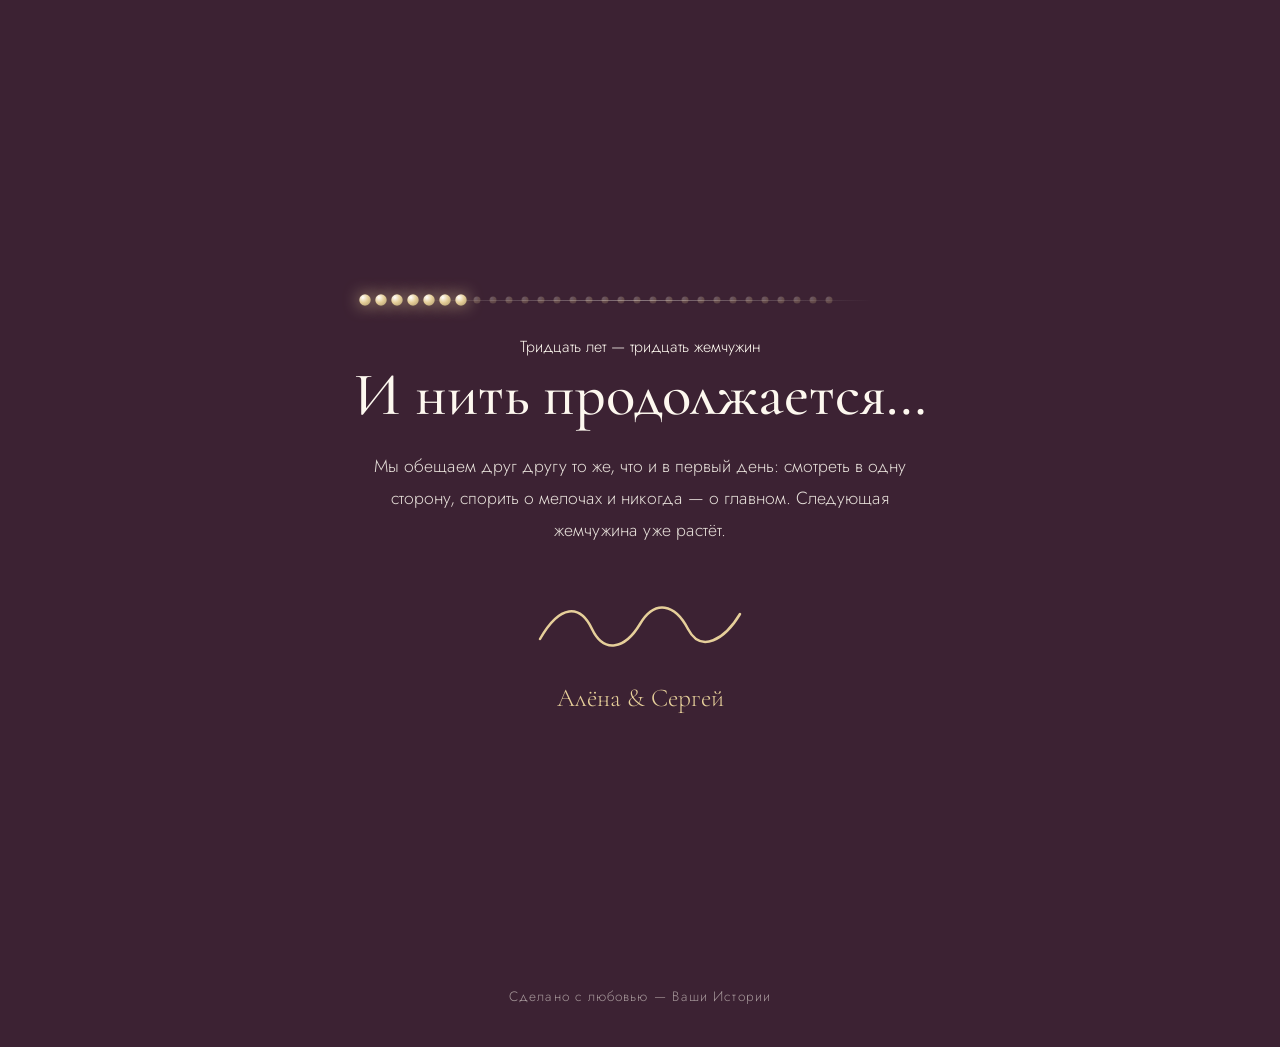
<file: anniversary.html>
<!DOCTYPE html>
<html lang="ru">
<head>
  <meta charset="UTF-8">
  <meta name="viewport" content="width=device-width, initial-scale=1.0">
  <!-- Личная страница пары: от индексации прячем -->
  <meta name="robots" content="noindex, nofollow">
  <title>Алёна и Сергей | 30 лет. Жемчужная свадьба</title>

  <link rel="preconnect" href="https://fonts.googleapis.com">
  <link rel="preconnect" href="https://fonts.gstatic.com" crossorigin>
  <link href="https://fonts.googleapis.com/css2?family=Cormorant+Garamond:ital,wght@0,400;0,500;0,600;1,400&family=Jost:wght@200;300;400&display=swap"
        rel="stylesheet" media="print" onload="this.media='all'">
        <link rel="icon" href="images/logo.jpg">
  <noscript>
    <link href="https://fonts.googleapis.com/css2?family=Cormorant+Garamond:ital,wght@0,400;0,500;0,600;1,400&family=Jost:wght@200;300;400&display=swap" rel="stylesheet">
  </noscript>

  <!-- Только свои стили: страница автономна -->
  <link rel="stylesheet" href="anniversary.css">
</head>
<body>

  <!-- Кнопка выхода на портфолио -->
  <a href="index.html" class="home-link">На главную</a>

  <!-- Небо страницы: цвет меняет JS по главам -->
  <div class="sky" id="sky" data-phase="prologue" aria-hidden="true"></div>

  <!-- Слой всплывающих жемчужин (создаёт anniversary.js) -->
  <div class="pearls" id="pearls" aria-hidden="true"></div>

  <!-- ============ ПРОЛОГ ============ -->
  <section class="chapter chapter--prologue" id="prologue" data-sky="prologue">
    <div class="chapter__inner">
      <p class="prologue__eyebrow" data-reveal>14 июня 1996 — 14 июня 2026</p>

      <!-- Перламутровый заголовок: по буквам пробегает блик -->
      <h1 class="prologue__title shimmer" id="shimmerTitle" data-reveal>
        Тридцать лет&nbsp;вместе
      </h1>

      <p class="prologue__names" data-reveal>Алёна и Сергей</p>

      <p class="prologue__line" data-reveal>
        Тридцать лет — как тридцать жемчужин на одной нити.<br>
        Эта страница — наша нить.
      </p>

      <!-- Подпись о вымысле -->
      <p class="disclaimer" data-reveal>История выдумана и не является реальной — пример работы студии</p>
    </div>
    <a href="#cotton" class="prologue__scroll" data-goto aria-label="Листайте вниз">↓</a>
  </section>

  <!-- ============ ГЛАВА 1: СИТЦЕВАЯ (1 ГОД) ============ -->
  <!-- Тёплый розовый свет, свежесть первого года -->
  <section class="chapter chapter--story chapter--cotton" id="cotton" data-sky="cotton">
    <div class="chapter__inner">
      <span class="chapter__badge" data-reveal>1 год · 1997</span>
      <h2 class="chapter__title" data-reveal>Ситцевая</h2>

      <p class="chapter__text" data-reveal>
        Первый год пахнул краской из только что поклеенных обоев
        и утренним кофе на двоих. Мы учились мелочам: чья очередь
        вынести мусор, как молчать обидно, но недолго, и как
        смеяться в полночь над тем, о чём утром не вспомнишь.
      </p>
      <p class="chapter__text" data-reveal>
        Ситец нежен — так и мы тогда были: чуть неуверенно,
        зато по-настоящему.
      </p>

      <!-- СЛАЙД-ШОУ: кадры сменяются сами, точки — навигация.
           Кадры-заглушки; замените на <img> -->
      <div class="slideshow" id="slideshow" data-reveal>
        <div class="slideshow__frame">
          <div class="slideshow__slide slideshow__slide--1 is-active"></div>
          <div class="slideshow__slide slideshow__slide--2"></div>
          <div class="slideshow__slide slideshow__slide--3"></div>
          <div class="slideshow__slide slideshow__slide--4"></div>
        </div>
        <div class="slideshow__dots" id="slideshowDots"></div>
      </div>
    </div>
  </section>

  <!-- ============ ГЛАВА 2: ДЕРЕВЯННАЯ (5 ЛЕТ) ============ -->
  <!-- Тёплый янтарь, уют дома -->
  <section class="chapter chapter--story chapter--wood" id="wood" data-sky="wood">
    <div class="chapter__inner">
      <span class="chapter__badge chapter__badge--wood" data-reveal>5 лет · 2001</span>
      <h2 class="chapter__title" data-reveal>Деревянная</h2>

      <p class="chapter__text" data-reveal>
        К пятому году дом перестал быть квартирой: появились
        скрипучая лестница на даче, стол, за которым выросли
        царапины от первых «крестиков-ноликов», и полка, куда
        ставили не книги, а память.
      </p>
      <p class="chapter__text" data-reveal>
        Дерево — про то, что растёт медленно, но если его поливать,
        становится домом.
      </p>

      <!-- ЛЕНТА НОВОСТЕЙ: перетаскивается мышью и пальцем —
           как карусель работ на главной -->
      <div class="feed" id="feed" data-reveal>
        <article class="feed__card">
          <div class="feed__photo feed__photo--1"></div>
          <span class="feed__tag">Лето</span>
          <p class="feed__caption">Заглушка: первая дача, рассвет</p>
        </article>
        <article class="feed__card">
          <div class="feed__photo feed__photo--2"></div>
          <span class="feed__tag">Дом</span>
          <p class="feed__caption">Заглушка: новый стол — длинный, на всех</p>
        </article>
        <article class="feed__card">
          <div class="feed__photo feed__photo--3"></div>
          <span class="feed__tag">Семья</span>
          <p class="feed__caption">Заглушка: момент, о котором знают все</p>
        </article>
        <article class="feed__card">
          <div class="feed__photo feed__photo--4"></div>
          <span class="feed__tag">Зима</span>
          <p class="feed__caption">Заглушка: ёлка, которую выбрали вместе</p>
        </article>
        <article class="feed__card">
          <div class="feed__photo feed__photo--5"></div>
          <span class="feed__tag">Дороги</span>
          <p class="feed__caption">Заглушка: поездка, изменившая многое</p>
        </article>
      </div>
      <p class="feed__hint" data-reveal>Потяните ленту — она поддаётся</p>
    </div>
  </section>

  <!-- ============ ГЛАВА 3: СЕРЕБРЯНАЯ (25 ЛЕТ) ============ -->
  <!-- Холодный благородный блеск, искры -->
  <section class="chapter chapter--story chapter--silver" id="silver" data-sky="silver">
    <div class="chapter__inner">
      <span class="chapter__badge chapter__badge--silver" data-reveal>25 лет · 2021</span>
      <h2 class="chapter__title" data-reveal>Серебряная</h2>

      <p class="chapter__text" data-reveal>
        Четверть века. К этой дате мы поняли простое: любовь —
        не про то, что сердце бьётся чаще. Она про то, что рядом
        с этим человеком молчание бывает уютнее разговора.
      </p>
      <p class="chapter__text" data-reveal>
        Серебро со временем не тускнеет — его можно только
        запылить. Мы пыль сдували.
      </p>

      <!-- Слайд-шоу второй главы (тот же механизм, другой id) -->
      <div class="slideshow" id="slideshowSilver" data-reveal>
        <div class="slideshow__frame">
          <div class="slideshow__slide slideshow__slide--5 is-active"></div>
          <div class="slideshow__slide slideshow__slide--6"></div>
          <div class="slideshow__slide slideshow__slide--7"></div>
        </div>
        <div class="slideshow__dots" id="slideshowSilverDots"></div>
      </div>
    </div>
  </section>

  <!-- ============ ГЛАВА 4: ЖЕМЧУЖНАЯ (30 ЛЕТ) ============ -->
  <section class="chapter chapter--story chapter--pearl" id="pearl" data-sky="pearl">
    <div class="chapter__inner">
      <span class="chapter__badge chapter__badge--pearl" data-reveal>30 лет · 2026</span>
      <h2 class="chapter__title" data-reveal>Жемчужная</h2>

      <p class="chapter__text" data-reveal>
        Говорят, жемчуг растёт там, где море долго и терпеливо
        перетирает боль в красоту. Наверное, и тридцать лет —
        про это: из дней, из мелких ран и больших прощений
        получилась неспешная, тёплая, настоящая жемчужина.
      </p>
      <p class="chapter__text" data-reveal>
        Мы всё ещё держимся за руки. Просто теперь — чаще
        на подъёме с дивана.
      </p>

      <!-- Большое фото главы (заглушка) -->
      <figure class="chapter__figure" data-reveal>
        <div class="chapter__photo chapter__photo--pearl" data-parallax></div>
        <figcaption class="chapter__caption">Лето, которого ждали тридцать лет</figcaption>
      </figure>
    </div>
  </section>

  <!-- ============ ФИНАЛ: НИТЬ И ОБЕЩАНИЕ ============ -->
  <section class="chapter chapter--final" id="final" data-sky="finale">
    <div class="chapter__inner">
      <!-- НИТЬ ЖЕМЧУГА: 30 жемчужин, каждая = год.
           Загораются по очереди, когда финал появляется на экране -->
      <div class="pearl-string" id="pearlString" aria-label="Тридцать лет — тридцать жемчужин">
        <!-- 30 жемчужин создаёт anniversary.js -->
      </div>
      <p class="pearl-string__hint" data-reveal>Тридцать лет — тридцать жемчужин</p>

      <h2 class="final__title" data-reveal>И нить продолжается…</h2>
      <p class="final__text" data-reveal>
        Мы обещаем друг другу то же, что и в первый день:
        смотреть в одну сторону, спорить о мелочах и никогда —
        о главном. Следующая жемчужина уже растёт.
      </p>

      <!-- Росчерк-подпись, рисуется «пером» -->
      <svg class="final__sign" id="sign" viewBox="0 0 220 60" aria-hidden="true">
        <path d="M10 45 C 30 10, 50 10, 62 35 S 95 55, 110 30 S 145 10, 158 35 S 195 45, 210 20"
              fill="none" stroke="currentColor" stroke-width="2.5"
              stroke-linecap="round"/>
      </svg>
      <p class="final__names" data-reveal>Алёна &amp; Сергей</p>
    </div>
  </section>

  <!-- Тихая подпись внизу -->
  <footer class="anniversary-footer">
    <a href="index.html" class="anniversary-footer__link">Сделано с любовью — Ваши Истории</a>
  </footer>

  <script src="anniversary.js" defer></script>
</body>
</html>
</file>
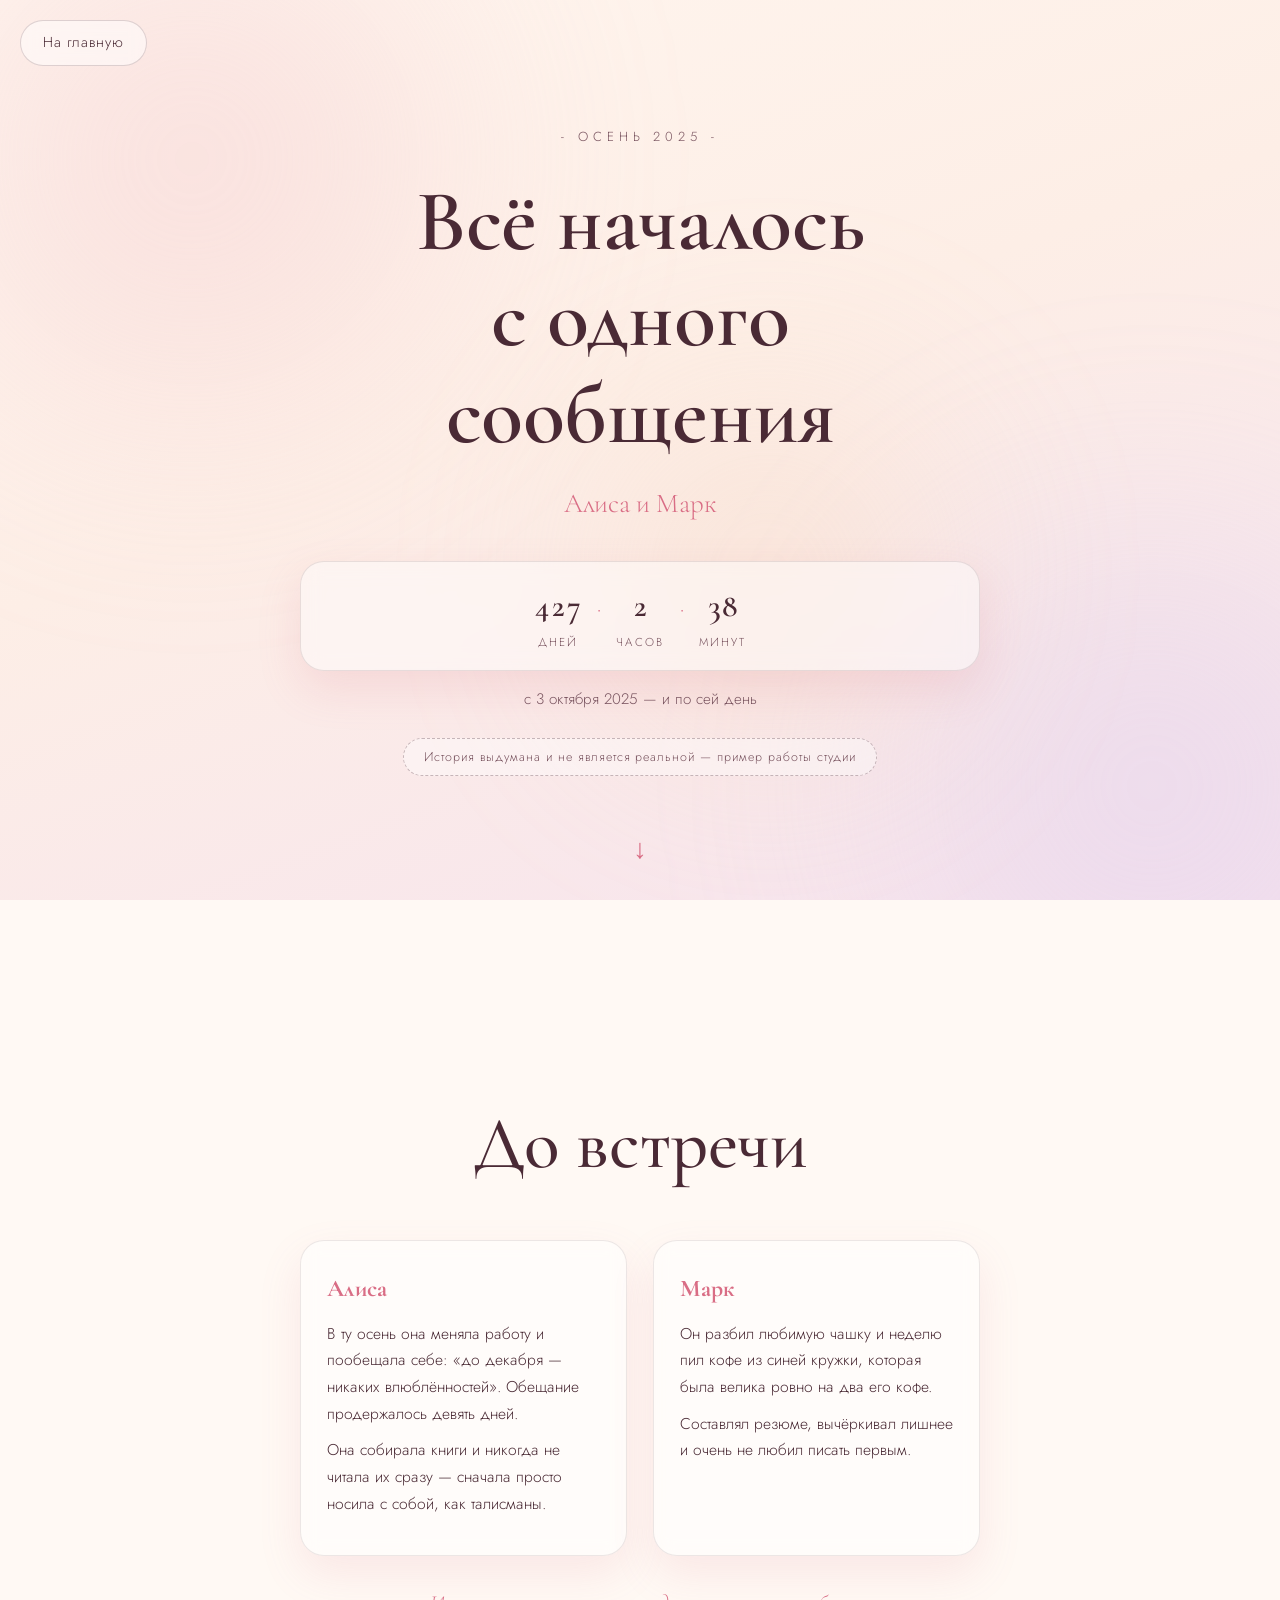
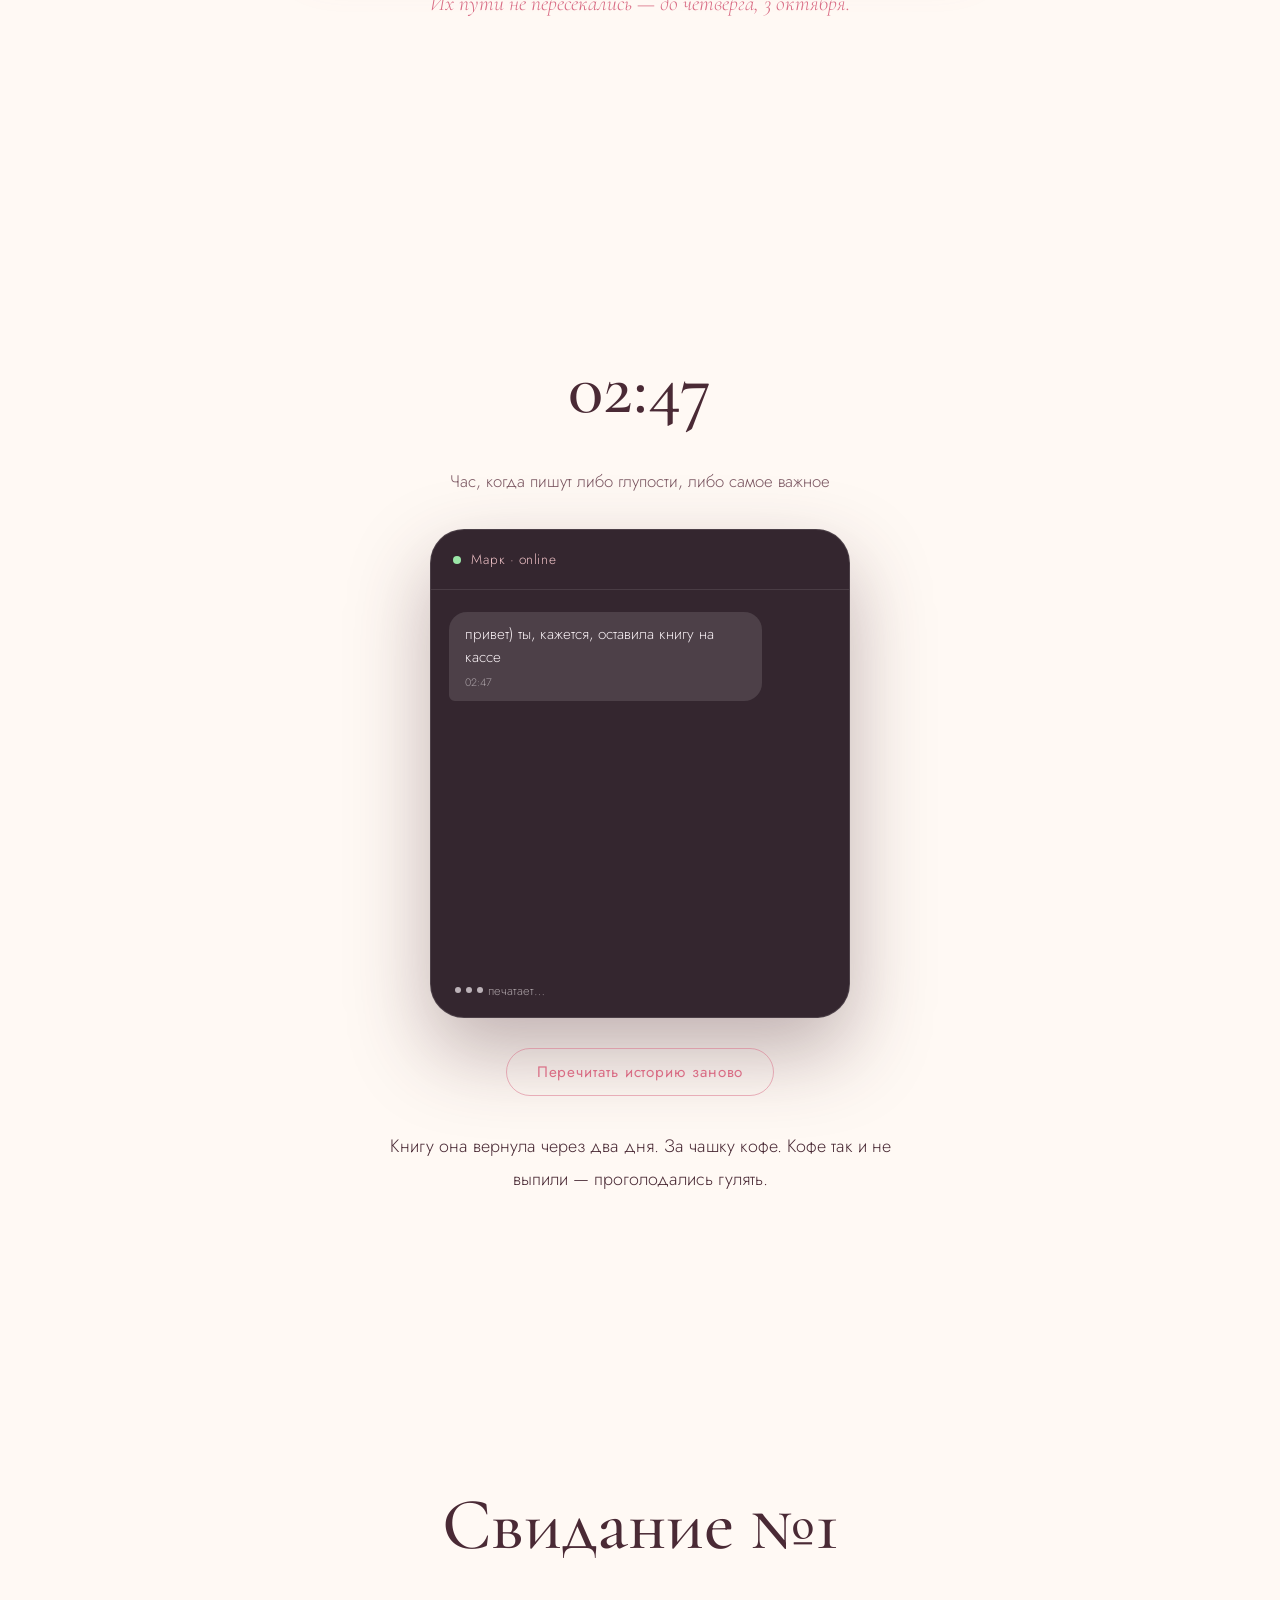
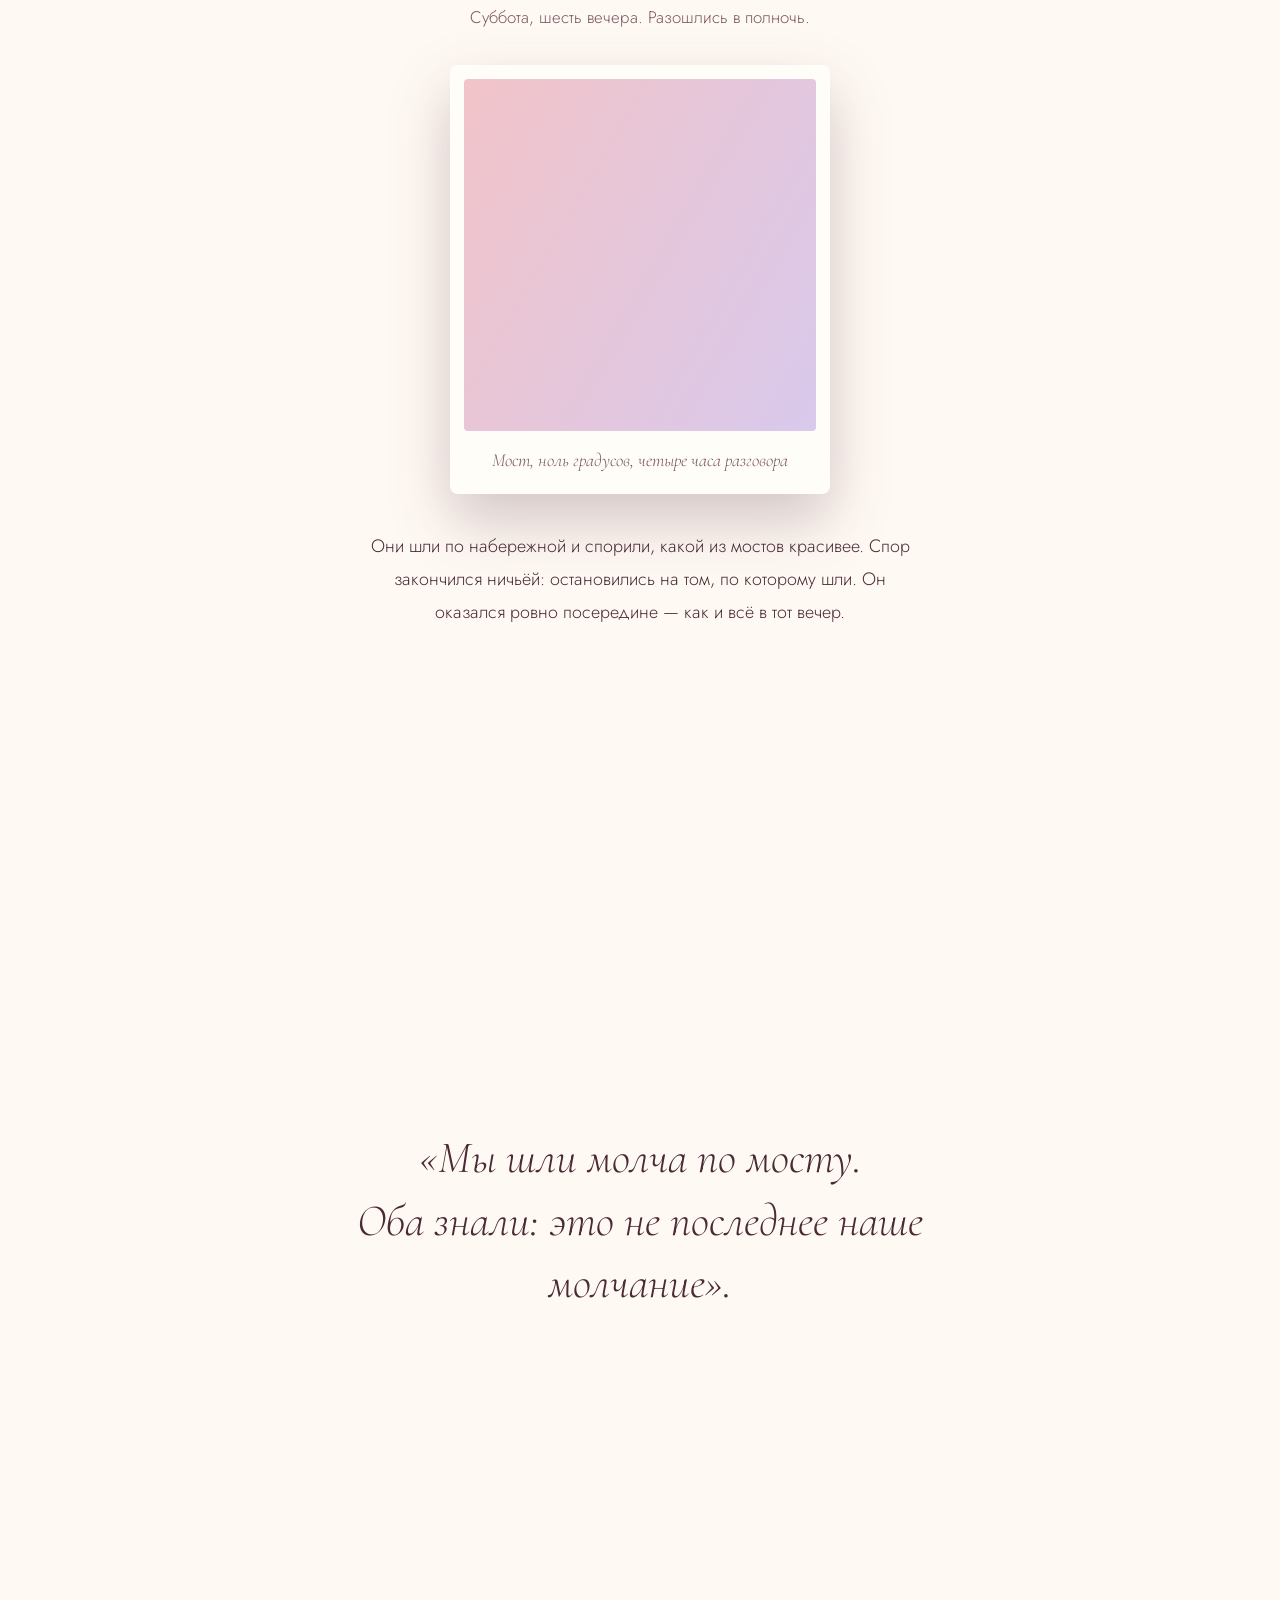
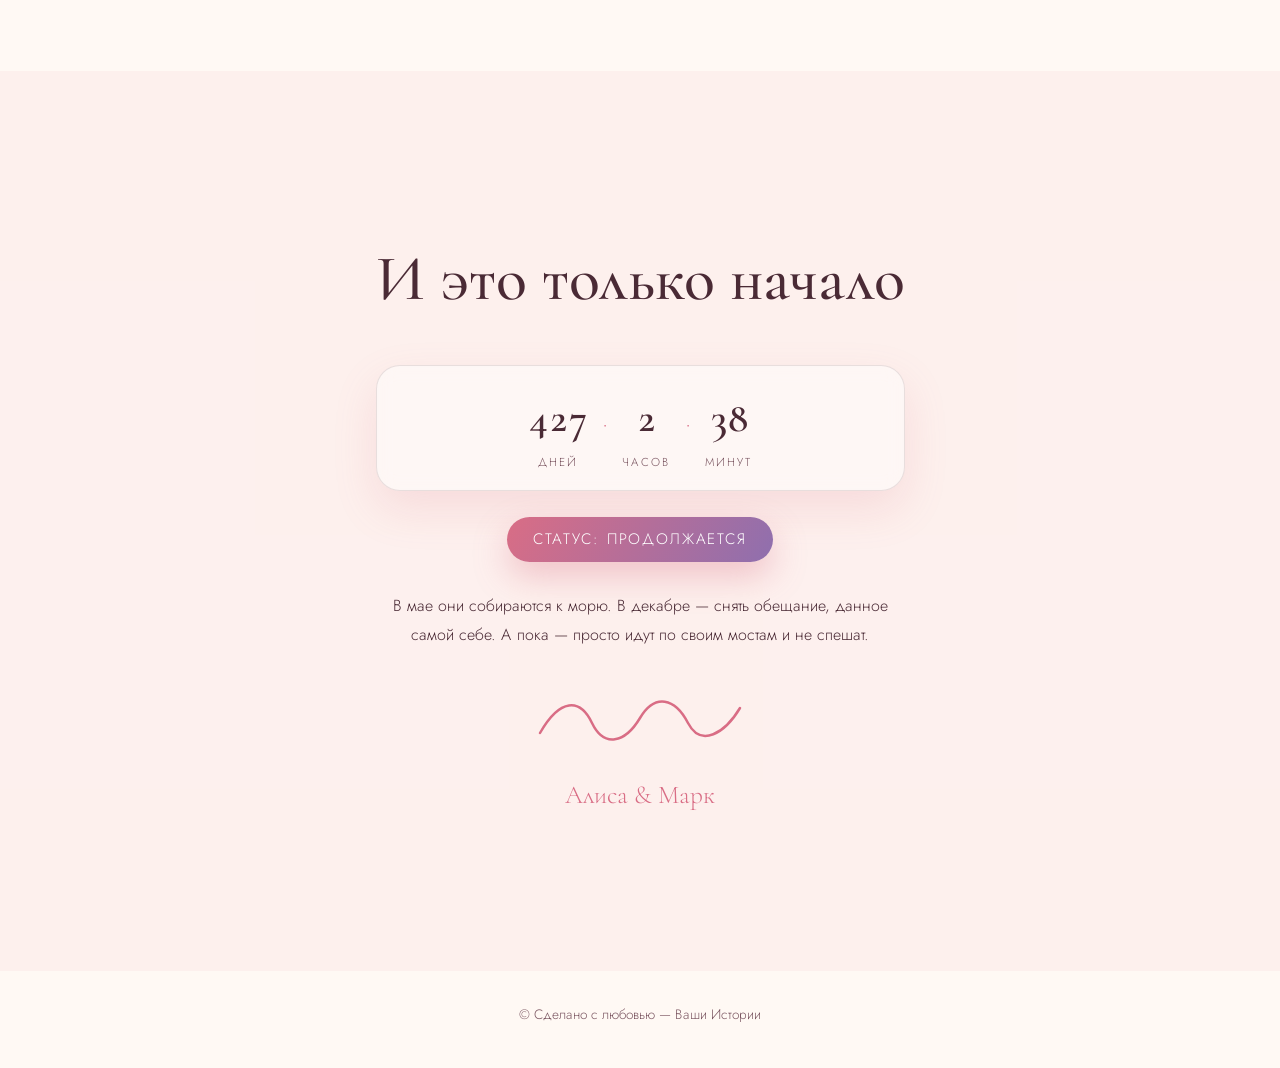
<file: beginning.html>
<!DOCTYPE html>
<html lang="ru">
<head>
  <meta charset="UTF-8">
  <meta name="viewport" content="width=device-width, initial-scale=1.0">
  <!-- Личная страница-пример: от индексации прячем -->
  <meta name="robots" content="noindex, nofollow">
  <title>Алиса и Марк | Как всё началось</title>

  <link rel="preconnect" href="https://fonts.googleapis.com">
  <link rel="preconnect" href="https://fonts.gstatic.com" crossorigin>
  <link href="https://fonts.googleapis.com/css2?family=Cormorant+Garamond:ital,wght@0,400;0,500;0,600;1,400;1,500&family=Jost:wght@200;300;400&display=swap"
        rel="stylesheet" media="print" onload="this.media='all'">
  <noscript>
    <link href="https://fonts.googleapis.com/css2?family=Cormorant+Garamond:ital,wght@0,400;0,500;0,600;1,400&family=Jost:wght@200;300;400&display=swap" rel="stylesheet">
  </noscript>

  <link rel="stylesheet" href="beginning.css">
  <link rel="icon" href="images/logo.jpg" >
</head>
<body>

  <a href="index.html" class="home-link">На главную</a>

  <!-- Живой фон: три «пятна рассвета», которые медленно дышат -->
  <div class="aurora" aria-hidden="true">
    <div class="aurora__blob aurora__blob--1"></div>
    <div class="aurora__blob aurora__blob--2"></div>
    <div class="aurora__blob aurora__blob--3"></div>
  </div>

  <!-- Лепестки (создаёт beginning.js) -->
  <div class="petals" id="petals" aria-hidden="true"></div>

  <!-- ============ ПРОЛОГ ============ -->
  <section class="chapter chapter--prologue" id="prologue">
    <div class="chapter__inner">
      <p class="prologue__eyebrow" data-reveal>- Осень 2025 -</p>

      <!-- Мягкий перламутровый заголовок с бегущим бликом -->
      <h1 class="prologue__title shimmer" data-reveal>
        Всё началось<br>с одного сообщения
      </h1>

      <p class="prologue__names" data-reveal>Алиса и Марк</p>

      <!-- Живой счётчик: тикает в реальном времени -->
      <div class="timer" id="timer" data-reveal aria-label="Время знакомства">
        <div class="timer__item"><span id="tDays">0</span><small>дней</small></div>
        <div class="timer__dot">·</div>
        <div class="timer__item"><span id="tHours">0</span><small>часов</small></div>
        <div class="timer__dot">·</div>
        <div class="timer__item"><span id="tMinutes">0</span><small>минут</small></div>
      </div>
      <p class="prologue__since" data-reveal>с 3 октября 2025 — и по сей день</p>

      <!-- Подпись о вымысле -->
      <p class="disclaimer" data-reveal>История выдумана и не является реальной — пример работы студии</p>
    </div>
    <a href="#before" class="prologue__scroll" data-goto aria-label="Листайте вниз">↓</a>
  </section>

  <!-- ============ ГЛАВА «ДО ВСТРЕЧИ» ============ -->
  <section class="chapter chapter--before" id="before">
    <div class="chapter__inner">
      <h2 class="chapter__title" data-reveal>До встречи</h2>

      <div class="twins">
        <article class="twin" data-reveal>
          <h3 class="twin__name">Алиса</h3>
          <p>В ту осень она меняла работу и пообещала себе: «до декабря — никаких влюблённостей». Обещание продержалось девять дней.</p>
          <p>Она собирала книги и никогда не читала их сразу — сначала просто носила с собой, как талисманы.</p>
        </article>
        <article class="twin" data-reveal>
          <h3 class="twin__name">Марк</h3>
          <p>Он разбил любимую чашку и неделю пил кофе из синей кружки, которая была велика ровно на два его кофе.</p>
          <p>Составлял резюме, вычёркивал лишнее и очень не любил писать первым.</p>
        </article>
      </div>

      <p class="chapter__whisper" data-reveal>
        Их пути не пересекались — до четверга, 3 октября.
      </p>
    </div>
  </section>

  <!-- ============ ГЛАВА «ПЕРВОЕ СООБЩЕНИЕ» ============ -->
  <section class="chapter chapter--chat" id="chat">
    <div class="chapter__inner chapter__inner--wide">
      <h2 class="chapter__title" data-reveal>02:47</h2>
      <p class="chapter__subtitle" data-reveal>
        Час, когда пишут либо глупости, либо самое важное
      </p>

      <!-- Сцена мессенджера: пузыри появляются по одному,
           перед сообщениями Марка — «печатает…» -->
      <div class="phone" data-reveal>
        <div class="phone__header">
          <span class="phone__status">Марк · online</span>
        </div>
        <div class="phone__chat" id="chatBox" aria-live="polite">
          <!-- Пузыри создаёт beginning.js -->
        </div>
        <div class="phone__typing" id="typing" hidden>
          <span></span><span></span><span></span> печатает…
        </div>
      </div>

      <button type="button" class="btn-ghost" id="chatReplay" data-reveal>
        Перечитать историю заново
      </button>

      <p class="chapter__text chapter__text--after" data-reveal>
        Книгу она вернула через два дня. За чашку кофе.
        Кофе так и не выпили — проголодались гулять.
      </p>
    </div>
  </section>

  <!-- ============ ГЛАВА «ПЕРВОЕ СВИДАНИЕ» ============ -->
  <section class="chapter chapter--date" id="date">
    <div class="chapter__inner chapter__inner--wide">
      <h2 class="chapter__title" data-reveal>Свидание №1</h2>
      <p class="chapter__subtitle" data-reveal>
        Суббота, шесть вечера. Разошлись в полночь.
      </p>

      <!-- Полароид: кадр «проявляется» из белого при появлении в кадре -->
      <figure class="polaroid" id="polaroid" data-reveal>
        <div class="polaroid__photo rgb-frame" aria-label="Кадр с первого свидания"></div>
        <figcaption class="polaroid__caption">Мост, ноль градусов, четыре часа разговора</figcaption>
      </figure>

      <p class="chapter__text" data-reveal>
        Они шли по набережной и спорили, какой из мостов красивее.
        Спор закончился ничьёй: остановились на том, по которому
        шли. Он оказался ровно посередине — как и всё в тот вечер.
      </p>
    </div>
  </section>

  <!-- ============ ГЛАВА «МОМЕНТ» ============ -->
  <!-- Самая тихая глава: одна фраза на весь экран -->
  <section class="chapter chapter--moment" id="moment">
    <div class="chapter__inner">
      <blockquote class="moment__quote" data-reveal>
        «Мы шли молча по мосту.<br>
        Оба знали: это не последнее наше молчание».
      </blockquote>
    </div>
  </section>

  <!-- ============ ФИНАЛ ============ -->
  <section class="chapter chapter--final" id="final">
    <div class="chapter__inner">
      <h2 class="final__title" data-reveal>И это только начало</h2>

      <!-- Большой счётчик, тот же механизм, что в прологе -->
      <div class="timer timer--big" id="timerBig" data-reveal>
        <div class="timer__item"><span id="bDays">0</span><small>дней</small></div>
        <div class="timer__dot">·</div>
        <div class="timer__item"><span id="bHours">0</span><small>часов</small></div>
        <div class="timer__dot">·</div>
        <div class="timer__item"><span id="bMinutes">0</span><small>минут</small></div>
      </div>

      <p class="final__status" data-reveal>Статус: продолжается</p>

      <p class="final__text" data-reveal>
        В мае они собираются к морю. В декабре — снять обещание,
        данное самой себе. А пока — просто идут по своим мостам
        и не спешат.
      </p>

      <!-- Росчерк-подпись, рисуется «пером» -->
      <svg class="final__sign" id="sign" viewBox="0 0 220 60" aria-hidden="true">
        <path d="M10 45 C 30 10, 50 10, 62 35 S 95 55, 110 30 S 145 10, 158 35 S 195 45, 210 20"
              fill="none" stroke="currentColor" stroke-width="2.5" stroke-linecap="round"/>
      </svg>
      <p class="final__names" data-reveal>Алиса &amp; Марк</p>

    </div>
  </section>

  <footer class="story-footer">
    <a href="index.html" class="story-footer__link">© Сделано с любовью — Ваши Истории</a>
  </footer>

  <script src="beginning.js" defer></script>
</body>
</html>
</file>
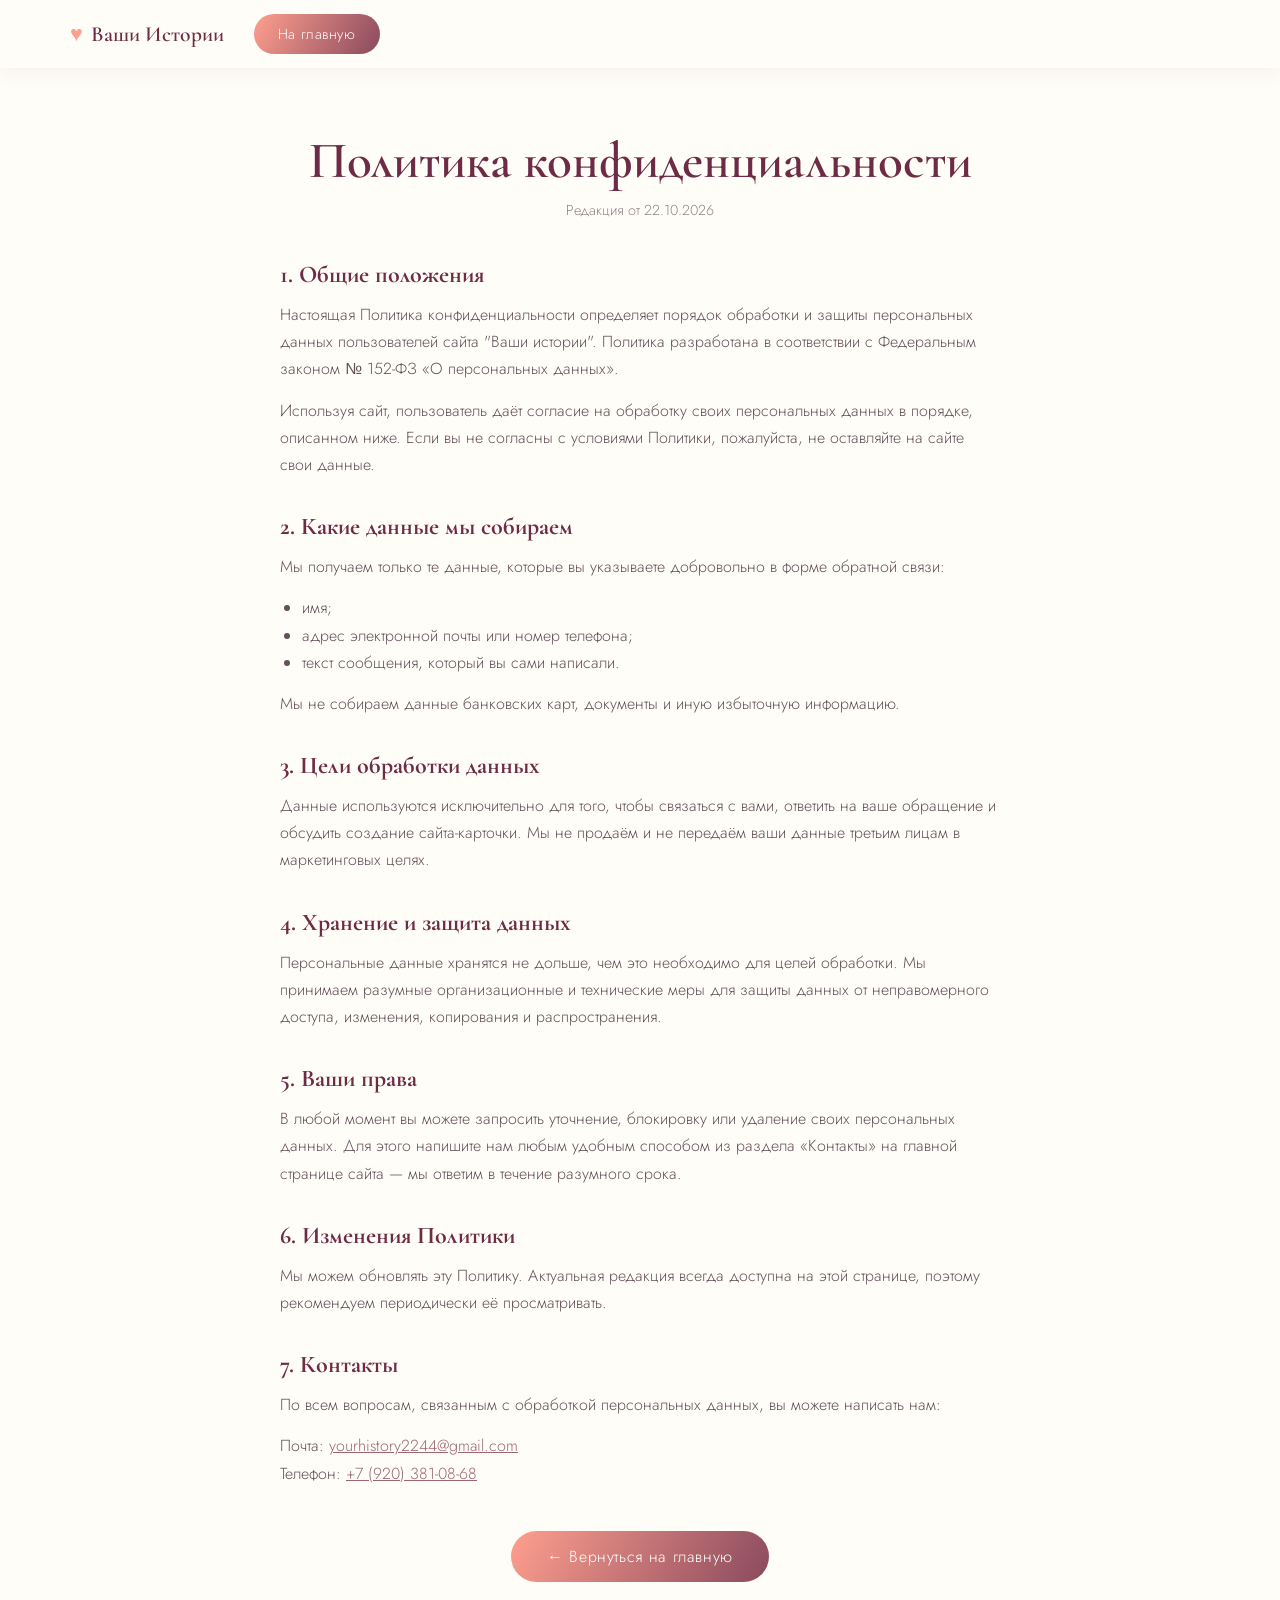
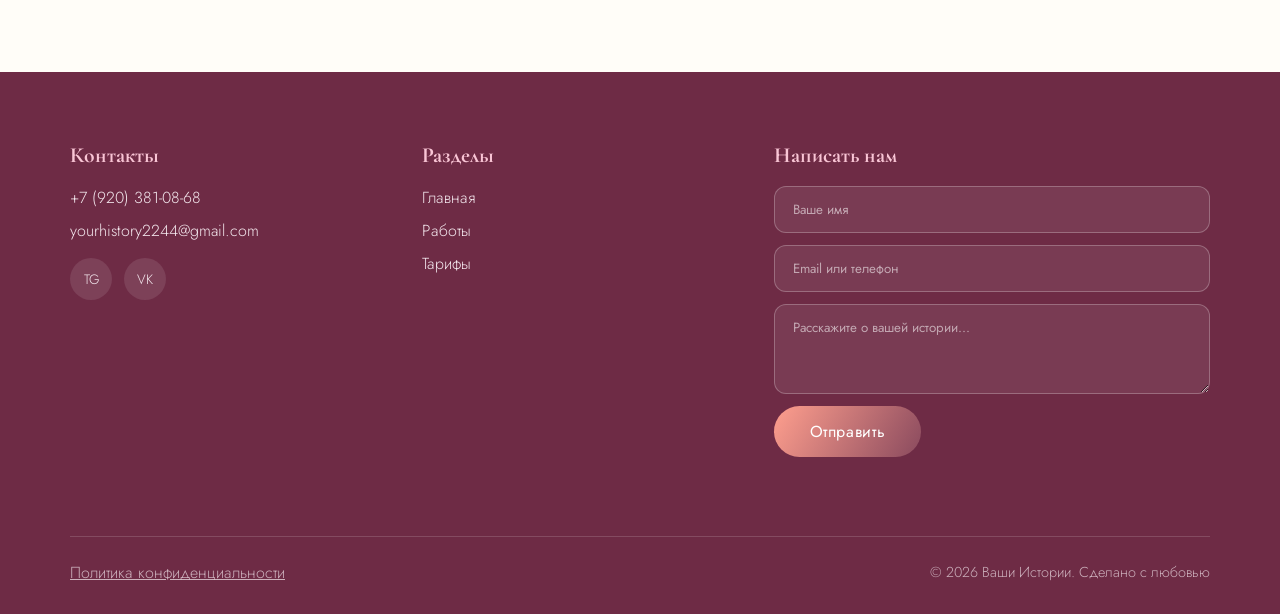
<file: pravicy.html>
<!DOCTYPE html>
<html lang="ru">
<head>
  <meta charset="UTF-8">
  <meta name="viewport" content="width=device-width, initial-scale=1.0">
  <meta name="description" content="Политика конфиденциальности сайта Ваши Истории">
  <title>Политика конфиденциальности | Ваши Истории</title>

  <!-- Те же шрифты, что и на главной — для единого стиля -->
  <link rel="preconnect" href="https://fonts.googleapis.com">
  <link rel="preconnect" href="https://fonts.gstatic.com" crossorigin>
  <link href="https://fonts.googleapis.com/css2?family=Cormorant+Garamond:ital,wght@0,400;0,600;1,400&family=Jost:wght@300;400;500&display=swap" rel="stylesheet">
  <link rel="icon" href="images/logo.jpg" >
  <!-- Основные стили сайта (в файле style.css уже есть всё нужное) -->
  <link rel="stylesheet" href="style.css">
</head>
<body>

  <!-- Шапка: та же, что на главной, но упрощённая —
       только логотип и кнопка возврата на главную -->
  <header class="header">
    <div class="container header__inner">
      <a href="index.html" class="logo">
        <span class="logo__mark">♥</span>
        <span class="logo__name">Ваши&nbsp;Истории</span>
      </a>
      <a href="index.html" class="btn btn--small header__btn">На главную</a>
    </div>
  </header>

  <main>

    <!-- Заголовок страницы -->
    <section class="section policy">
      <div class="container">

        <h1 class="section__title policy__title">Политика конфиденциальности</h1>
        <p class="policy__updated">Редакция от 22.10.2026</p>

        <div class="policy__content">

          <!-- Раздел 1: общие положения.
               Замените [Название проекта] на имя вашего проекта -->
          <h2 class="policy__heading">1. Общие положения</h2>
          <p class="policy__text">
            Настоящая Политика конфиденциальности определяет порядок обработки
            и защиты персональных данных пользователей сайта "Ваши истории".
            Политика разработана в соответствии с Федеральным законом
            № 152-ФЗ «О персональных данных».
          </p>
          <p class="policy__text">
            Используя сайт, пользователь даёт согласие на обработку своих
            персональных данных в порядке, описанном ниже. Если вы не согласны
            с условиями Политики, пожалуйста, не оставляйте на сайте свои данные.
          </p>

          <!-- Раздел 2: какие данные собираются -->
          <h2 class="policy__heading">2. Какие данные мы собираем</h2>
          <p class="policy__text">
            Мы получаем только те данные, которые вы указываете добровольно
            в форме обратной связи:
          </p>
          <ul class="policy__list">
            <li>имя;</li>
            <li>адрес электронной почты или номер телефона;</li>
            <li>текст сообщения, который вы сами написали.</li>
          </ul>
          <p class="policy__text">
            Мы не собираем данные банковских карт, документы и иную
            избыточную информацию.
          </p>

          <!-- Раздел 3: цели обработки -->
          <h2 class="policy__heading">3. Цели обработки данных</h2>
          <p class="policy__text">
            Данные используются исключительно для того, чтобы связаться
            с вами, ответить на ваше обращение и обсудить создание
            сайта-карточки. Мы не продаём и не передаём ваши данные
            третьим лицам в маркетинговых целях.
          </p>

          <!-- Раздел 4: хранение и защита -->
          <h2 class="policy__heading">4. Хранение и защита данных</h2>
          <p class="policy__text">
            Персональные данные хранятся не дольше, чем это необходимо
            для целей обработки. Мы принимаем разумные организационные
            и технические меры для защиты данных от неправомерного
            доступа, изменения, копирования и распространения.
          </p>

          <!-- Раздел 5: права пользователя -->
          <h2 class="policy__heading">5. Ваши права</h2>
          <p class="policy__text">
            В любой момент вы можете запросить уточнение, блокировку
            или удаление своих персональных данных. Для этого напишите
            нам любым удобным способом из раздела «Контакты» на главной
            странице сайта — мы ответим в течение разумного срока.
          </p>

          <!-- Раздел 6: изменения политики -->
          <h2 class="policy__heading">6. Изменения Политики</h2>
          <p class="policy__text">
            Мы можем обновлять эту Политику. Актуальная редакция всегда
            доступна на этой странице, поэтому рекомендуем периодически
            её просматривать.
          </p>

          <!-- Раздел 7: контакты -->
          <h2 class="policy__heading">7. Контакты</h2>
          <p class="policy__text">
            По всем вопросам, связанным с обработкой персональных данных,
            вы можете написать нам:
          </p>
          <p class="policy__text">
            Почта: <a class="policy__link" href="mailto:mail@example.com">yourhistory2244@gmail.com</a><br>
            Телефон: <a class="policy__link" href="tel:+70000000000">+7 (920) 381-08-68</a>
          </p>

        </div>

        <!-- Кнопка возврата на главную -->
        <a href="index.html" class="btn policy__back">← Вернуться на главную</a>
      </div>
    </section>

  </main>

  <!-- ============ ПОДВАЛ (как на главной) ============ -->
  <footer class="footer" id="footer">
    <div class="container footer__grid">

      <div class="footer__col">
        <h3 class="footer__heading">Контакты</h3>
        <a href="tel:+70000000000" class="footer__link">+7 (920) 381-08-68</a>
        <a href="yourhistory2244@gmail.com" class="footer__link">yourhistory2244@gmail.com</a>
        <div class="footer__socials">
          <a href="#" class="footer__social" aria-label="Telegram">TG</a>
          <a href="#" class="footer__social" aria-label="ВКонтакте">VK</a>
        </div>
      </div>

      <div class="footer__col">
        <h3 class="footer__heading">Разделы</h3>
        <a href="index.html" class="footer__link">Главная</a>
        <a href="index.html#works" class="footer__link">Работы</a>
        <a href="index.html#pricing" class="footer__link">Тарифы</a>
      </div>

      <div class="footer__col footer__col--form">
        <h3 class="footer__heading">Написать нам</h3>
        <form class="form" id="contactForm"  action="https://formspree.io/f/xeaaqydp"
      method="POST" novalidate >
          <input class="form__input" type="text" name="name" placeholder="Ваше имя" required>
          <input class="form__input" type="text" name="email" placeholder="Email или телефон" required>
          <textarea class="form__input form__textarea" name="message" placeholder="Расскажите о вашей истории…" required></textarea>
          <button type="submit" class="btn form__btn">Отправить</button>
          <p class="form__status" id="formStatus"></p>
        </form>
      </div>
    </div>

    <!-- На самой странице политики ссылка на себя не нужна —
         вместо неё оставлен просто текст -->
    <div class="container footer__bottom">
      <span class="footer__policy">Политика конфиденциальности</span>
      <p class="footer__copy">© 2026 Ваши Истории. Сделано с любовью</p>
    </div>
  </footer>

  <!-- Скрипт сайта: нужен для валидации формы в подвале.
       Прелоадера на этой странице нет, поэтому в main.js
       строка с getElementById('preloader') сработает лишь
       если такой элемент есть — код уже защищён проверками не во
       всех местах, поэтому при желании добавьте проверку:
       if (preloader) { ... }. Ниже — отдельный маленький скрипт
       только для этой страницы -->
  <script>
    // Валидация формы в подвале страницы политики
    'use strict';
    const form = document.getElementById('contactForm');
    const status = document.getElementById('formStatus');

    form.addEventListener('submit', (e) => {
      e.preventDefault();
      status.classList.remove('is-ok');

      let valid = true;
      form.querySelectorAll('.form__input').forEach(input => {
        const val = input.value.trim();
        const empty = val === '';

        if (input.name === 'email') {
          // Принимаем либо email, либо телефонный номер
          const isEmail = /^\S+@\S+\.\S+$/.test(val);
          const isPhone = /^[\d\s\-\+\(\)]{7,}$/.test(val);
          const bad = val !== '' && !isEmail && !isPhone;

          input.classList.toggle('is-error', empty || bad);
          if (empty || bad) valid = false;
        } else {
          input.classList.toggle('is-error', empty);
          if (empty) valid = false;
        }
      });

      if (!valid) {
        status.textContent = 'Пожалуйста, заполните все поля корректно';
        return;
      }

      status.textContent = 'Спасибо! Мы свяжемся с вами совсем скоро ♥';
      status.classList.add('is-ok');
      form.reset();
    });

    form.querySelectorAll('.form__input').forEach(input => {
      input.addEventListener('input', () => input.classList.remove('is-error'));
    });
  </script>
   <script src="main.js"></script>
</body>
</html>
</file>
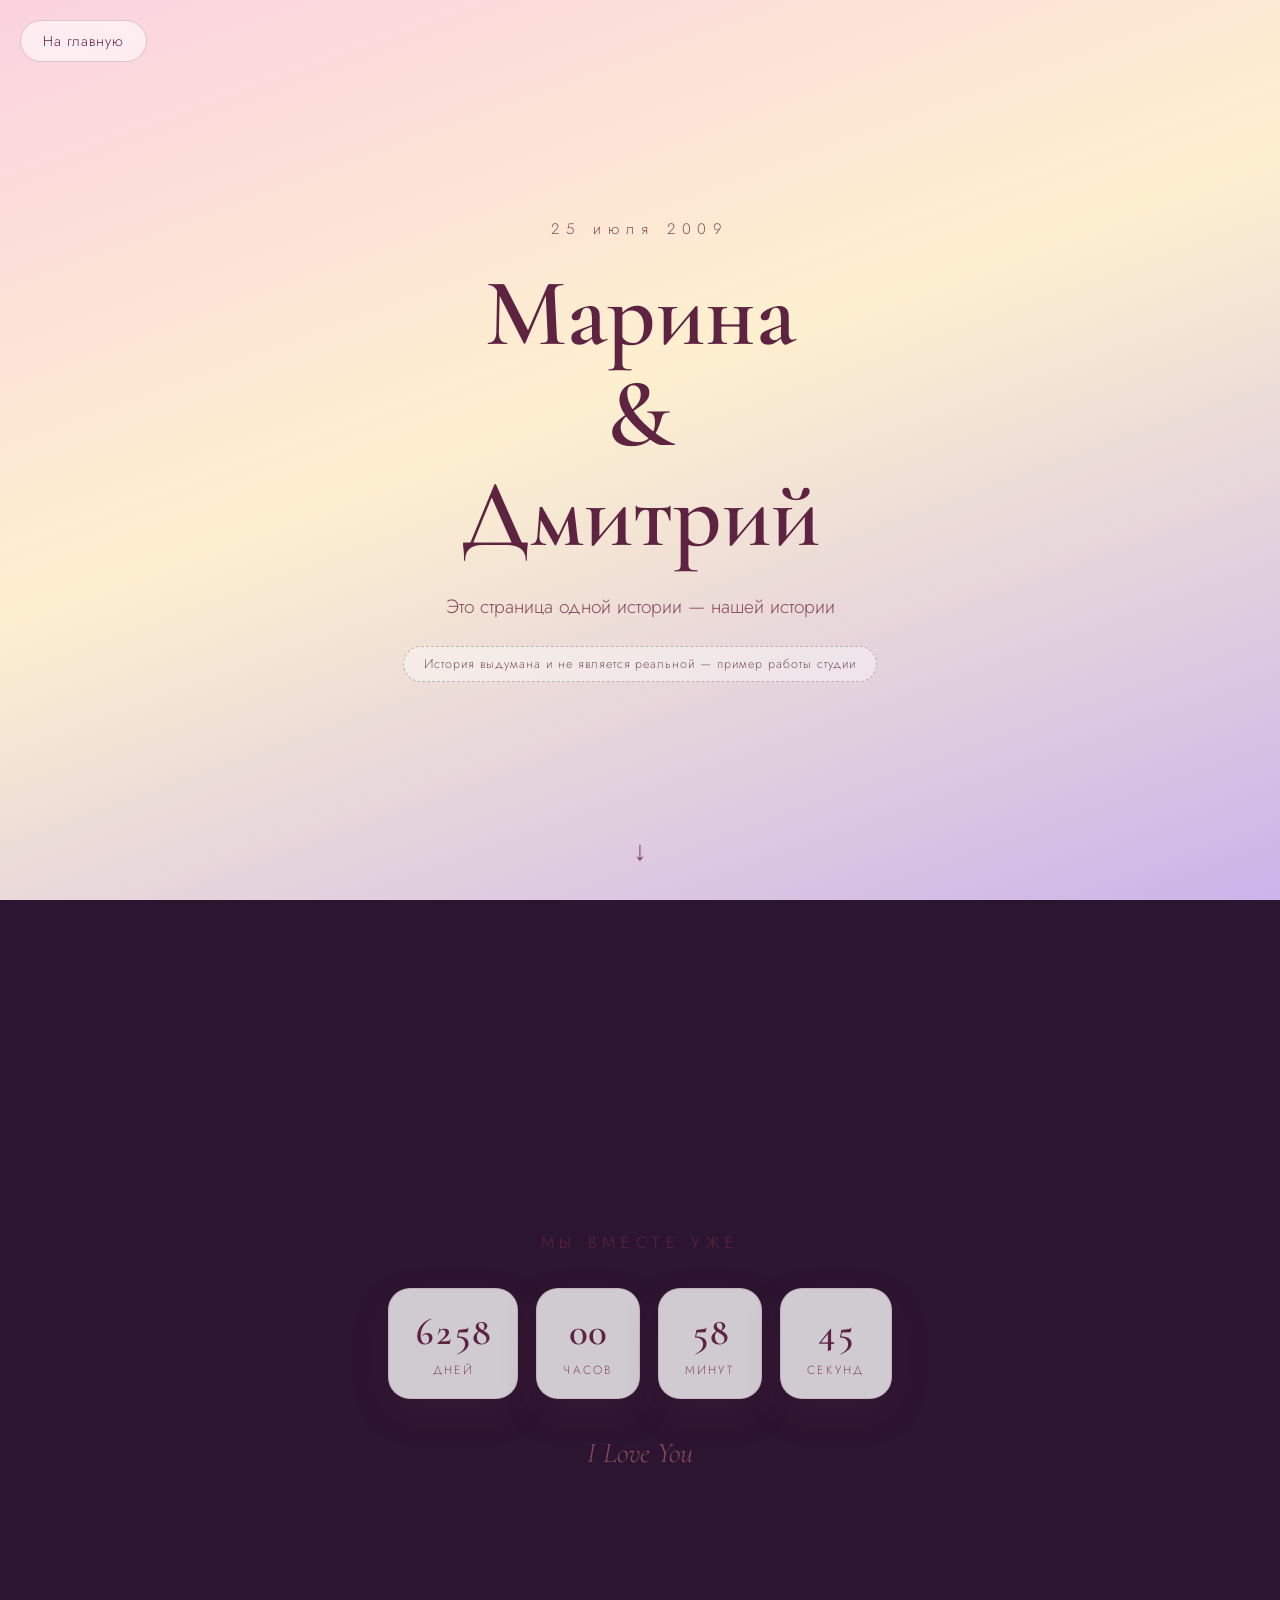
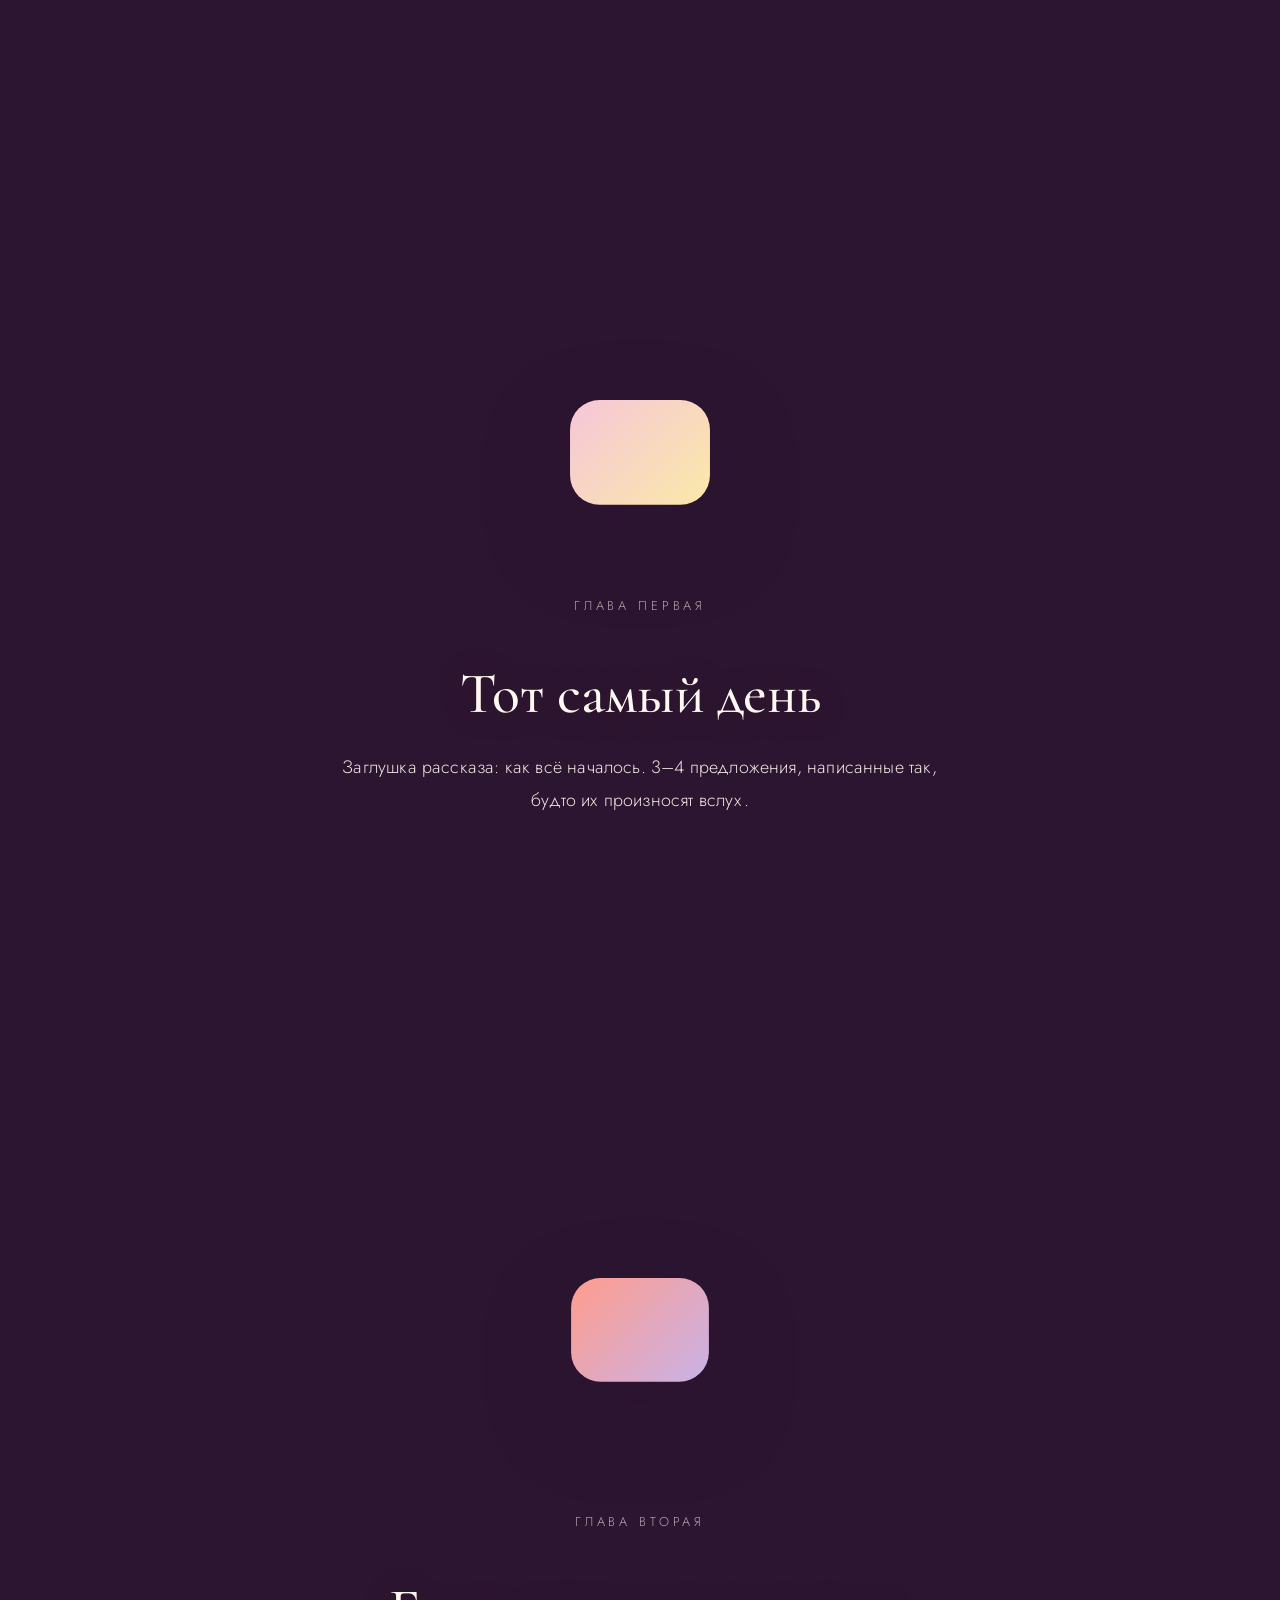
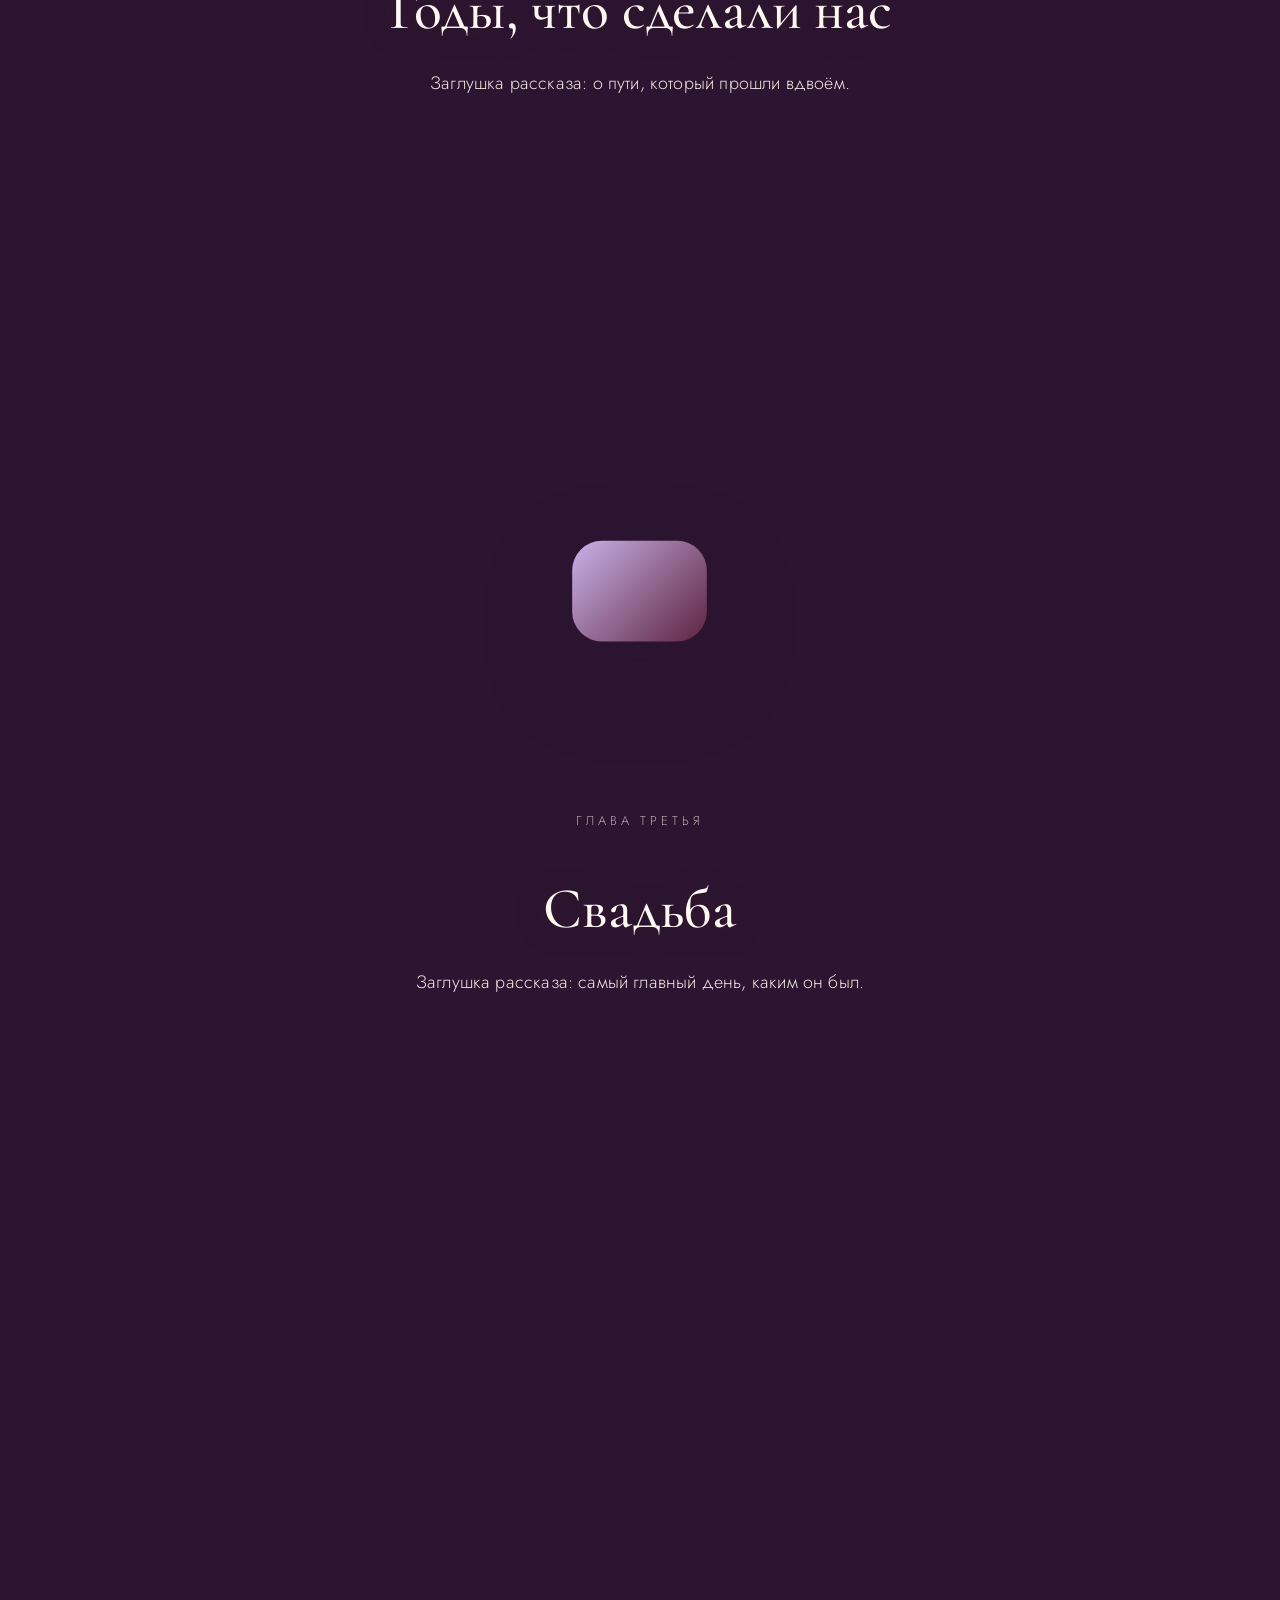
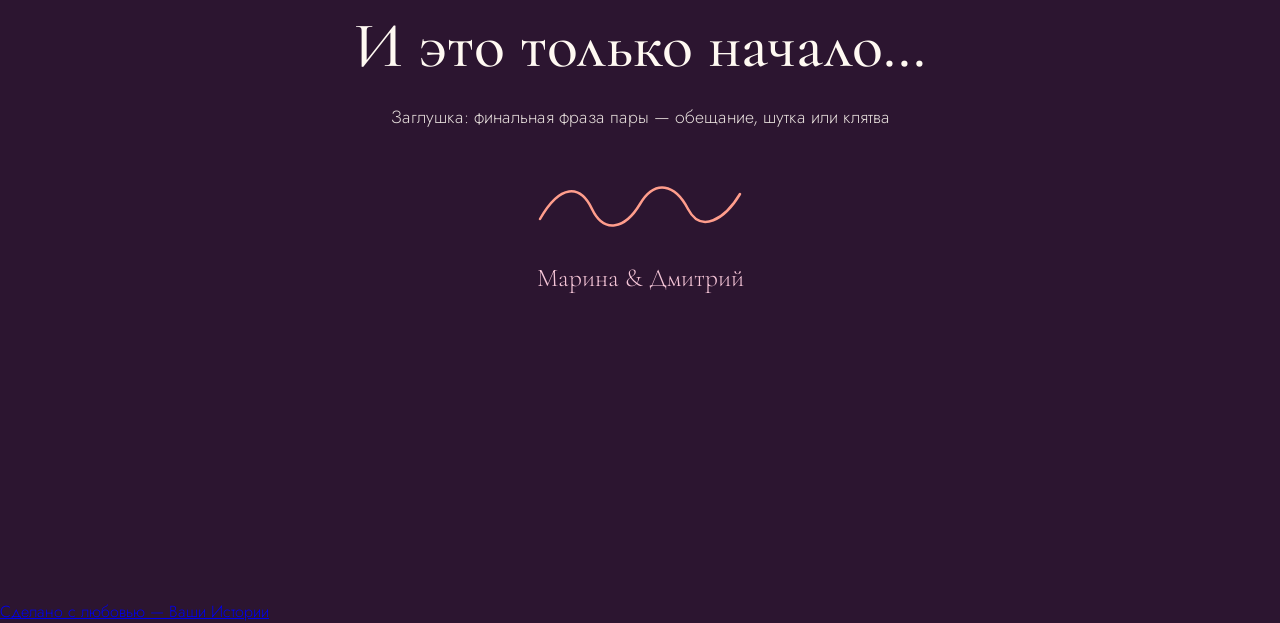
<file: wedding.html>
<!DOCTYPE html>
<html lang="ru">
<head>
  <meta charset="UTF-8">
  <meta name="viewport" content="width=device-width, initial-scale=1.0">
  <!-- noindex: это личная страница пары, поисковикам её показывать не нужно -->
  <meta name="robots" content="noindex, nofollow">
  <title>Марина и Дмитрий | Наша история</title>

  <!-- Те же шрифты, что на всём сайте, но грузим асинхронно (скорость) -->
  <link rel="preconnect" href="https://fonts.googleapis.com">
  <link rel="preconnect" href="https://fonts.gstatic.com" crossorigin>
  <link href="https://fonts.googleapis.com/css2?family=Cormorant+Garamond:ital,wght@0,400;0,500;0,600;1,400&family=Jost:wght@200;300;400&display=swap"
        rel="stylesheet" media="print" onload="this.media='all'">
  <link rel="icon" href="images/logo.jpg">
  <noscript>
    <link href="https://fonts.googleapis.com/css2?family=Cormorant+Garamond:ital,wght@0,400;0,500;0,600;1,400&family=Jost:wght@200;300;400&display=swap" rel="stylesheet">
  </noscript>

  <!-- Только собственные стили страницы: style.css не подключаем,
       чтобы свадебная страница была «вещью в себе» -->
  <link rel="stylesheet" href="wedding.css">
</head>
<body>

  <!-- ============ КНОПКА «НА ГЛАВНУЮ» ============ -->
  <!-- position: fixed — всегда видна в углу при любом скролле.
       z-index: 50 — поверх неба, лепестков и текста -->
  <a href="index.html" class="home-link">На главную</a>
  
  <!-- ============ НЕБО СТРАНИЦЫ ============ -->
  <!-- Фиксированный слой под всем контентом. Его цвет плавно меняет
       wedding.js, когда читатель переходит от главы к главе:
       рассвет → день → закат → звёздная ночь. Это и есть «вау»-основа -->
  <div class="sky" id="sky" aria-hidden="true"></div>

  <!-- Слой падающих лепестков (создаётся в wedding.js) -->
  <div class="petals" id="petals" aria-hidden="true"></div>

  <!-- ============ ГЛАВА 0: ПРОЛОГ (первый экран) ============ -->
  <section class="chapter chapter--intro" id="intro"
           data-sky="intro">
    <div class="chapter__inner">
      <!-- Дата свадьбы — заглушка, поменяйте на реальную -->
      <p class="prologue__date" data-reveal>25 июля 2009</p>

      <!-- Имена пары появляются по буквам (wedding.js) -->
     <h1 class="prologue__names" id="names" aria-label="Анна и Дмитрий">Марина| &amp; |Дмитрий</h1>

      <p class="prologue__line" data-reveal>
        Это страница одной истории — нашей истории
      </p>

      <!-- Подпись о вымысле -->
      <p class="disclaimer" data-reveal>История выдумана и не является реальной — пример работы студии</p>
      
    </div>

    <!-- Подсказка «листайте»: пульсирующая стрелка -->
    <a href="#together" class="prologue__scroll" data-goto aria-label="Листайте вниз">↓</a>
  </section>

  <!-- ============ ГЛАВА 1: МЫ ВМЕСТЕ УЖЕ… ============ -->
  <!-- Живой счётчик с момента свадьбы. Дата — в data-date,
       формат ГГГГ-ММ-ДДЧЧ:ММ:СС. Если дата в будущем,
       счётчик сам превратится в «до свадьбы осталось» -->
  <section class="chapter chapter--timer" id="together" data-sky="day">
    <div class="chapter__inner">
      <p class="together__eyebrow" data-reveal>Мы вместе уже</p>

      <div class="together__counter" id="togetherCounter" data-date="2009-10-16T21:00:00">
        <div class="together__unit">
          <span class="together__num" id="tDays">—</span>
          <span class="together__label">дней</span>
        </div>
        <div class="together__unit">
          <span class="together__num" id="tHours">—</span>
          <span class="together__label">часов</span>
        </div>
        <div class="together__unit">
          <span class="together__num" id="tMinutes">—</span>
          <span class="together__label">минут</span>
        </div>
        <div class="together__unit">
          <span class="together__num" id="tSeconds">—</span>
          <span class="together__label">секунд</span>
        </div>
      </div>

      <!-- Строка появляется, когда счётчик уже тикает -->
      <p class="together__note" data-reveal>
        I Love You
      </p>
    </div>
  </section>

  <!-- ============ ГЛАВЫ ИСТОРИИ ============ -->
  <!-- Каждая глава — полный экран: фото + слово-заголовок + текст.
       data-sky задаёт цвет неба для этой главы.
       Фото-заглушки — градиенты: замените div.chapter__photo
       на <img src="..." alt="..." class="chapter__photo"> -->
  <section class="chapter chapter--story" id="ch1" data-sky="sunset">
    <figure class="chapter__figure" data-reveal>
      <div class="chapter__photo chapter__photo--1" data-parallax></div>
      <figcaption class="chapter__caption">Глава первая</figcaption>
    </figure>
    <div class="chapter__inner">
      <h2 class="chapter__title" data-reveal>Тот самый день</h2>
      <p class="chapter__text" data-reveal>
        Заглушка рассказа: как всё началось. 3–4 предложения,
        написанные так, будто их произносят вслух.
      </p>
    </div>
  </section>

  <section class="chapter chapter--story" id="ch2" data-sky="dusk">
    <figure class="chapter__figure chapter__figure--right" data-reveal>
      <div class="chapter__photo chapter__photo--2" data-parallax></div>
      <figcaption class="chapter__caption">Глава вторая</figcaption>
    </figure>
    <div class="chapter__inner">
      <h2 class="chapter__title" data-reveal>Годы, что сделали нас</h2>
      <p class="chapter__text" data-reveal>
        Заглушка рассказа: о пути, который прошли вдвоём.
      </p>
    </div>
  </section>

  <section class="chapter chapter--story" id="ch3" data-sky="night">
    <figure class="chapter__figure" data-reveal>
      <div class="chapter__photo chapter__photo--3" data-parallax></div>
      <figcaption class="chapter__caption">Глава третья</figcaption>
    </figure>
    <div class="chapter__inner">
      <h2 class="chapter__title" data-reveal>Свадьба</h2>
      <p class="chapter__text" data-reveal>
        Заглушка рассказа: самый главный день, каким он был.
      </p>
    </div>
  </section>

  <!-- ============ ФИНАЛ ============ -->
  <section class="chapter chapter--final" id="final" data-sky="stars">
    <div class="chapter__inner">
      <h2 class="final__title" data-reveal>И это только начало…</h2>
      <p class="final__text" data-reveal>
        Заглушка: финальная фраза пары — обещание, шутка или клятва
      </p>
      <!-- Подпись-росчерк появляется «письмом пером» (CSS-анимация stroke) -->
      <svg class="final__sign" id="sign" viewBox="0 0 220 60" aria-hidden="true">
        <!-- Рисуем слово-росчерк простым путём; при появлении
             анимация stroke-dashoffset «прорисовывает» его -->
        <path d="M10 45 C 30 10, 50 10, 62 35 S 95 55, 110 30 S 145 10, 158 35 S 195 45, 210 20"
              fill="none" stroke="currentColor" stroke-width="2.5"
              stroke-linecap="round"/>
      </svg>
      <p class="final__names" data-reveal>Марина &amp; Дмитрий</p>
    </div>
  </section>

  <!-- Минималистичная подпись внизу: ссылка на основное портфолио -->
  <footer class="wedding-footer">
    <a href="index.html" class="wedding-footer__link">Сделано с любовью — Ваши Истории</a>
  </footer>

  <!-- Скрипт только этой страницы -->
  <script src="wedding.js" defer></script>
</body>
</html>
</file>
<file: style.css>
/* ============================================================
   ОСНОВНЫЕ СТИЛИ САЙТА «ВАШИ ИСТОРИИ»
   Структура файла:
   1) Переменные и сброс
   2) Общие элементы (кнопки, заголовки)
   3) Прелоадер
   4) Шапка и меню
   5) Hero
   6) Что мы сохраняем
   7) Демо-анимации
   8) Карусель работ
   9) Тарифы
   10) Отзывы
   11) CTA и подвал
   12) Появление при скролле (reveal)
   13) Адаптив (три брейкпоинта)
   ============================================================ */

/* ---------- 1. ПЕРЕМЕННЫЕ И СБРОС ---------- */
:root {
  /* Палитра: голубой, розовый, белый, сиреневый,
     малиново-бурый, бургундий, лимонный, коралловый */
  --blue:      #9fd3e6;
  --pink:      #f9c5d5;
  --white:     #fffdf8;
  --lilac:     #c8b1e4;
  --raspberry: #8a4a5e;   /* малиново-бурый */
  --burgundy:  #6e2b45;   /* бургундий — тёмный акцент */
  --lemon:     #fdeea0;
  --coral:     #ff9f8e;

  --text:   #4a3240;      /* тёплый тёмный текст */
  --radius: 24px;         /* скругления блоков */
  --shadow: 0 10px 40px rgba(110, 43, 69, .12);
  --font-title: 'Cormorant Garamond', serif;
  --font-text:  'Jost', sans-serif;
}

* { margin: 0; padding: 0; box-sizing: border-box; }

html { scroll-behavior: smooth; } /* плавный скролл по якорям */

body {
  font-family: var(--font-text);
  font-weight: 300;
  color: var(--text);
  background: var(--white);
  overflow-x: hidden; /* чтобы сердечки не вызывали горизонтальный скролл */
}

/* ---------- 2. ОБЩИЕ ЭЛЕМЕНТЫ ---------- */
.container {
  width: min(1140px, 90%);
  margin: 0 auto;
}

.section { padding: 90px 0; }

.section__title {
  font-family: var(--font-title);
  font-size: clamp(2rem, 4.5vw, 3.2rem); /* размер тянется от экрана */
  font-weight: 600;
  text-align: center;
  color: var(--burgundy);
}

.section__subtitle {
  text-align: center;
  max-width: 560px;
  margin: 14px auto 50px;
  opacity: .75;
}

/* Кнопка-пилюля с плавным «наплывом» цвета при наведении */
.btn {
  display: inline-block;
  padding: 14px 36px;
  border: none;
  border-radius: 50px;
  background: linear-gradient(120deg, var(--coral), var(--raspberry));
  color: #fff;
  font-family: var(--font-text);
  font-size: 1rem;
  letter-spacing: .04em;
  text-decoration: none;
  cursor: pointer;
  transition: transform .3s, box-shadow .3s;
}
.btn:hover {
  transform: translateY(-3px);
  box-shadow: 0 12px 30px rgba(138, 74, 94, .35);
}
/* Призрачная кнопка — только рамка, заливается при наведении */
.btn--ghost {
  background: transparent;
  color: var(--burgundy);
  box-shadow: inset 0 0 0 1.5px var(--burgundy);
}
.btn--ghost:hover {
  background: var(--burgundy);
  color: #fff;
}
.btn--small { padding: 10px 24px; font-size: .9rem; }
.btn--large { padding: 18px 48px; font-size: 1.1rem; }

/* ---------- 3. ПРЕЛОАДЕР ---------- */
/* Занимает весь экран, исчезает когда JS добавит класс is-hidden */
.preloader {
  position: fixed; inset: 0; z-index: 100;
  display: flex; flex-direction: column;
  align-items: center; justify-content: center; gap: 16px;
  background: linear-gradient(135deg, var(--pink), var(--lilac));
  transition: opacity .6s, visibility .6s;
}
.preloader.is-hidden { opacity: 0; visibility: hidden; }

/* Пульсирующее сердечко */
.preloader__heart {
  font-size: 3rem; color: var(--burgundy);
  animation: pulse 1.2s ease-in-out infinite;
}
@keyframes pulse {
  0%, 100% { transform: scale(1); }
  50%      { transform: scale(1.25); }
}
.preloader__text { color: var(--burgundy); letter-spacing: .08em; }

/* ---------- 4. ШАПКА И МЕНЮ ---------- */
.header {
  position: fixed; top: 0; left: 0; right: 0; z-index: 50;
  padding: 14px 0;
  background: rgba(255, 253, 248, .65);
  backdrop-filter: blur(12px);          /* эффект матового стекла */
  -webkit-backdrop-filter: blur(12px);
  box-shadow: 0 2px 20px rgba(110, 43, 69, .08);
  transition: padding .3s;
}
/* Когда страница проскроллена — шапка «сжимается» (JS добавляет is-scrolled) */
.header.is-scrolled { padding: 8px 0; }

.header__inner { display: flex; align-items: center; gap: 30px; }

.logo {
  display: flex; align-items: center; gap: 8px;
  font-family: var(--font-title);
  font-size: 1.35rem; font-weight: 600;
  color: var(--burgundy); text-decoration: none;
}
.logo__mark { color: var(--coral); }

.nav { margin-left: auto; display: flex; gap: 28px; }

.nav__link {
  color: var(--text); text-decoration: none;
  position: relative; padding: 4px 0;
}
/* Подчёркивание выезжает слева при наведении */
.nav__link::after {
  content: ''; position: absolute; left: 0; bottom: 0;
  width: 0; height: 2px; background: var(--coral);
  transition: width .3s;
}
.nav__link:hover::after { width: 100%; }

/* Бургер: показываем только на мобильных */
.burger {
  display: none;
  flex-direction: column; gap: 5px;
  background: none; border: none; cursor: pointer; padding: 6px;
}
.burger span {
  width: 26px; height: 2px; background: var(--burgundy);
  transition: transform .3s, opacity .3s;
}
/* Анимация бургера в крестик (класс is-open ставит JS) */
.burger.is-open span:nth-child(1) { transform: translateY(7px) rotate(45deg); }
.burger.is-open span:nth-child(2) { opacity: 0; }
.burger.is-open span:nth-child(3) { transform: translateY(-7px) rotate(-45deg); }

/* Мобильная панель меню: спрятана за правым краем, выезжает по классу is-open */
.mobile-nav {
  position: fixed; top: 0; right: -100%; z-index: 40;
  width: min(320px, 80vw); height: 100vh;
  padding: 100px 30px 30px;
  display: flex; flex-direction: column; gap: 22px;
  background: linear-gradient(180deg, var(--pink), var(--lilac));
  transition: right .4s ease;
}
.mobile-nav.is-open { right: 0; }
.mobile-nav__link {
  color: var(--burgundy); text-decoration: none;
  font-size: 1.2rem;
}

/* ---------- 5. HERO ---------- */
.hero {
  position: relative;
  min-height: 100vh;
  display: flex; flex-direction: column;
  align-items: center; justify-content: center;
  text-align: center;
  overflow: hidden;
  /* Нежный градиент из четырёх базовых цветов */
  background: linear-gradient(135deg, var(--blue) 0%, var(--lilac) 35%, var(--pink) 70%, var(--white) 100%);
}

.hero__inner { position: relative; z-index: 2; }

.hero__title {
  font-family: var(--font-title);
  font-size: clamp(2.4rem, 6.5vw, 4.6rem);
  font-weight: 600;
  color: var(--burgundy);
  min-height: 1.2em; /* чтобы блок не прыгал во время «печати» */
}
.hero__cursor { animation: blink 1s step-end infinite; color: var(--coral); }
@keyframes blink { 50% { opacity: 0; } }

.hero__subtitle {
  max-width: 540px; margin: 22px auto 34px;
  font-size: 1.15rem; opacity: .8;
}

.hero__actions { display: flex; gap: 16px; justify-content: center; flex-wrap: wrap; }

/* Стрелка вниз с мягким подпрыгиванием */
.hero__scroll {
  position: absolute; bottom: 28px; z-index: 2;
  color: var(--burgundy); font-size: 1.6rem; text-decoration: none;
  animation: bounce 2s ease-in-out infinite;
}
@keyframes bounce {
  0%, 100% { transform: translateY(0); }
  50%      { transform: translateY(10px); }
}

/* Плавающие сердечки (создаются в JS, стили задаёт класс .float-heart) */
.hero__hearts { position: absolute; inset: 0; z-index: 1; }
.float-heart {
  position: absolute; bottom: -40px;
  color: rgba(255, 255, 255, .7);
  animation: floatUp linear infinite;
}
@keyframes floatUp {
  to { transform: translateY(-110vh) rotate(360deg); opacity: 0; }
}

/* ---------- 6. ЧТО МЫ СОХРАНЯЕМ ---------- */
.keep__grid {
  display: grid;
  grid-template-columns: repeat(auto-fit, minmax(200px, 1fr));
  gap: 26px;
}

.card {
  background: #fff;
  border-radius: var(--radius);
  padding: 26px;
  box-shadow: var(--shadow);
  text-align: center;
  transition: transform .2s, box-shadow .3s;
  will-change: transform; /* подсказка браузеру для плавного tilt-эффекта */
}
.card:hover { box-shadow: 0 18px 50px rgba(110, 43, 69, .2); }

/* Фото-заглушки: цветные градиенты. Меняйте на <img> при желании */
.card__photo {
  height: 150px; border-radius: 16px; margin-bottom: 18px;
  background-size: cover; background-position: center;
}
.card__photo--pink    { background-image: url(images/image1.webp); background-size: cover; background-position: center  }
.card__photo--blue    { background-image: url(images/image2.webp); background-position: center; background-size: cover; }
.card__photo--lilac   { background-image: url(images/image3.webp); background-size: cover; background-position: center }
.card__photo--coral   { background-image: url(images/image4.webp); background-size: cover; background-position: center }
.card__photo--lemon   { background-image: url(images/image5.webp); background-size: cover; background-position: center  }

.card__title {
  font-family: var(--font-title);
  font-size: 1.4rem; color: var(--burgundy); margin-bottom: 8px;
}
.card__text { font-size: .95rem; opacity: .75; }

/* ---------- 7. ДЕМО-АНИМАЦИИ ---------- */
.anim__grid {
  display: grid;
  grid-template-columns: repeat(auto-fit, minmax(280px, 1fr));
  gap: 30px;
}

.demo { text-align: center; }

/* Общая «рамка» демо — как окно в альбоме */
.demo__frame {
  position: relative;
  height: 220px;
  border-radius: var(--radius);
  overflow: hidden;
  box-shadow: var(--shadow);
  margin-bottom: 16px;
}
.demo__title {
  font-family: var(--font-title);
  font-size: 1.35rem; color: var(--burgundy); margin-bottom: 6px;
}
.demo__text { font-size: .92rem; opacity: .75; }

/* ДЕМО 1: параллакс. Внутренний слой крупнее рамки,
   JS двигает его навстречу курсору */
.demo__frame--parallax { background: var(--pink); }
.demo__parallax-inner {
  position: absolute; inset: -30px; /* запас, чтобы при движении не было пустых краёв */
  background-image: url(images/image6.webp); background-size: cover;
  transition: transform .15s ease-out;
}

/* ДЕМО 2: слайд-шоу. Кадры лежат друг на друге,
   каждый проявляется по очереди циклом 9 секунд */
.demo__frame--slideshow { background: var(--lilac); }
.demo__slide {
  position: absolute; inset: 0;
  opacity: 0;
  animation: slideShow 9s infinite;
}
.demo__slide-1 { background-image: url(images/image7.webp); background-size: cover; }
.demo__slide-2 { background-image: url(images/image8.webp); background-size: cover; animation-delay: 3s; }
.demo__slide-3 { background-image: url(images/image9.webp); background-size: cover;  animation-delay: 6s; }
@keyframes slideShow {
  0%   { opacity: 0; }
  8%   { opacity: 1; }
  33%  { opacity: 1; }
  41%  { opacity: 0; }
  100% { opacity: 0; }
}

/* ДЕМО 3: лента историй. Три «полароида» качаются с разным ритмом */
.demo__frame--ribbon {
  background:
    radial-gradient(circle at 20% 30%, rgba(253,238,160,.5), transparent 40%),
    linear-gradient(135deg, var(--white), var(--pink));
  display: flex; align-items: center; justify-content: center; gap: 8px;
}
.polaroid {
  width: 26%; aspect-ratio: 3/4;
  background: #fff;
  border-radius: 6px;
  box-shadow: 0 6px 16px rgba(110, 43, 69, .25);
  animation: sway 4s ease-in-out infinite;
}
/* Цветная «фотография» внутри полароида */
.polaroid::after {
  content: ''; display: block;
  height: 78%; margin: 8% 8% 0;
  border-radius: 3px;
}
.polaroid--1::after { background-image: url(images/image7.webp); background-size: cover; }
.polaroid--2 { animation-delay: .7s; }
.polaroid--2::after {  background-image: url(images/image10.webp); background-size: cover; }
.polaroid--3 { animation-delay: 1.4s; }
.polaroid--3::after { background-image: url(images/image11.webp); background-size: cover; }
@keyframes sway {
  0%, 100% { transform: rotate(-4deg) translateY(0); }
  50%      { transform: rotate(4deg)  translateY(-8px); }
}

/* ---------- 8. КАРУСЕЛЬ РАБОТ ---------- */
/* Горизонтальная лента: скроллится колесом, пальцем и перетаскиванием.
   scroll-snap даёт мягкое «прилипание» карточек */
.carousel {
  display: flex; gap: 24px;
  overflow-x: auto;
  padding: 10px max(calc((100% - 1140px) / 2), 5%); /* выравнивание с контейнером */
  scroll-snap-type: x mandatory;
  cursor: grab;
  /* Прячем полосу прокрутки — тянуть будем мышью/пальцем */
  scrollbar-width: none;
}
.carousel::-webkit-scrollbar { display: none; }
.carousel.is-dragging { cursor: grabbing; scroll-snap-type: none; }

.work {
  flex: 0 0 300px;              /* фиксированная ширина карточки */
  scroll-snap-align: center;
  border-radius: var(--radius);
  overflow: hidden;
  background: #fff;
  box-shadow: var(--shadow);
  transition: transform .3s;
}
.work:hover { transform: translateY(-8px); }

/* Заглушки фото работ: 6 разных градиентов */
.work__photo { height: 220px; transition: transform .5s; }
.work:hover .work__photo { transform: scale(1.05); } /* лёгкий zoom */
.work__photo--1 { background-image: url(images/image12.webp); background-size: cover; background-position: center;  }
.work__photo--2 { background-image: url(images/image13.webp); background-position: center; background-size: cover; }
.work__photo--3 { background-image: url(images/image14.webp); background-position: center; background-size: cover; }
.work__photo--4 { background-image: url(images/image15.webp); background-position: center; background-size: cover; }

.work__info { padding: 18px 20px 22px; }
.work__tag {
  display: inline-block;
  font-size: .75rem; letter-spacing: .1em; text-transform: uppercase;
  color: var(--raspberry);
  background: var(--pink); padding: 4px 12px; border-radius: 20px;
}
.work__title {
  font-family: var(--font-title);
  font-size: 1.3rem; color: var(--burgundy); margin: 10px 0 4px;
}
.work__pair { font-size: .92rem; opacity: .7; }

/* ---------- 9. ТАРИФЫ ---------- */
.pricing__grid {
  display: grid;
  grid-template-columns: repeat(auto-fit, minmax(260px, 1fr));
  gap: 26px;
  max-width: 960px; margin: 0 auto;
}

.pricing__card {
  position: relative;
  background: #fff;
  border-radius: var(--radius);
  padding: 40px 30px;
  text-align: center;
  box-shadow: var(--shadow);
  transition: transform .3s, box-shadow .3s;
}
.pricing__card:hover {
  transform: translateY(-10px);            /* карточка «всплывает» */
  box-shadow: 0 22px 60px rgba(110, 43, 69, .22);
}

.pricing__card--popular {
  border: 2px solid var(--coral);
  background: linear-gradient(160deg, #fff, var(--pink));
}

/* Метка «Популярный» на верхнем крае карточки */
.pricing__label {
  position: absolute; top: -14px; left: 50%;
  transform: translateX(-50%);
  background: linear-gradient(120deg, var(--coral), var(--raspberry));
  color: #fff; font-size: .78rem; letter-spacing: .08em;
  padding: 5px 18px; border-radius: 20px; white-space: nowrap;
}

.primech{
  position: relative;
}

.pricing__name {
  font-family: var(--font-title);
  font-size: 1.5rem; color: var(--burgundy); margin-bottom: 12px;
}
.pricing__desc { font-size: .95rem; opacity: .75; min-height: 66px; }
.pricing__price {
  font-family: var(--font-title);
  font-size: 1.9rem; color: var(--raspberry);
  margin: 16px 0 22px;
}

/* ---------- 10. ОТЗЫВЫ ---------- */
.reviews {
  background: linear-gradient(135deg, var(--lemon), var(--pink));
  border-radius: 40px 40px 0 0; /* мягкий «свод» сверху */
}

.reviews__slider { max-width: 640px; margin: 0 auto; position: relative; }

/* Отзывы лежат друг на друге; активный — виден */
.review {
  position: absolute; inset: 0;
  opacity: 0; transform: translateY(14px);
  transition: opacity .6s, transform .6s;
  pointer-events: none;
}
.review.is-active { position: relative; opacity: 1; transform: none; pointer-events: auto; }

.review__text {
  font-family: var(--font-title);
  font-style: italic; font-size: 1.35rem;
  line-height: 1.5; text-align: center;
}
.review__author {
  display: block; margin-top: 18px;
  text-align: center; font-style: normal;
  color: var(--raspberry);
}

.reviews__dots { display: flex; justify-content: center; gap: 10px; margin-top: 26px; }
.reviews__dots button {
  width: 10px; height: 10px; border-radius: 50%;
  border: none; cursor: pointer;
  background: rgba(110, 43, 69, .25);
  transition: background .3s, transform .3s;
}
.reviews__dots button.is-active {
  background: var(--burgundy); transform: scale(1.3);
}

/* ---------- 11. CTA И ПОДВАЛ ---------- */
.cta {
  padding: 90px 0;
  background: linear-gradient(135deg, var(--lilac), var(--pink));
  text-align: center;
}
.cta__title {
  font-family: var(--font-title);
  font-size: clamp(1.8rem, 4vw, 2.8rem);
  color: var(--burgundy); margin-bottom: 14px;
}
.cta__text { margin-bottom: 30px; opacity: .8; }

.footer {
  background: var(--burgundy);
  color: #f4e8ee;
  padding: 70px 0 30px;
}

.footer__grid {
  display: grid;
  grid-template-columns: 1fr 1fr 1.4fr;
  gap: 40px;
}

.footer__heading {
  font-family: var(--font-title);
  font-size: 1.35rem; color: var(--pink);
  margin-bottom: 18px;
}

.footer__link {
  display: block;
  color: #f4e8ee; text-decoration: none;
  margin-bottom: 10px;
  transition: color .3s, transform .3s;
}
.footer__link:hover { color: var(--coral); transform: translateX(4px); }

.footer__socials { display: flex; gap: 12px; margin-top: 16px; }
.footer__social {
  width: 42px; height: 42px;
  display: flex; align-items: center; justify-content: center;
  border-radius: 50%;
  background: rgba(255, 255, 255, .1);
  color: #f4e8ee; text-decoration: none; font-size: .85rem;
  transition: background .3s, transform .3s;
}
.footer__social:hover { background: var(--coral); transform: translateY(-4px); }

/* Форма в подвале */
.form { display: flex; flex-direction: column; gap: 12px; }
.form__input {
  padding: 13px 18px;
  border: 1px solid rgba(255, 255, 255, .25);
  border-radius: 12px;
  background: rgba(255, 255, 255, .08);
  color: #fff;
  font-family: var(--font-text);
  transition: border-color .3s, background .3s;
}
.form__input::placeholder { color: rgba(255, 255, 255, .55); }
.form__input:focus { outline: none; border-color: var(--coral); background: rgba(255, 255, 255, .14); }
/* Ошибка валидации: рамка становится коралловой (класс ставит JS) */
.form__input.is-error { border-color: var(--coral); }
.form__textarea { resize: vertical; min-height: 90px; }
.form__btn { align-self: flex-start; }
.form__status { min-height: 1.2em; font-size: .9rem; color: var(--lemon); }
.form__status.is-ok  { color: var(--pink); }

.footer__bottom {
  display: flex; justify-content: space-between; align-items: center;
  flex-wrap: wrap; gap: 10px;
  margin-top: 50px; padding-top: 24px;
  border-top: 1px solid rgba(255, 255, 255, .15);
}
.footer__policy { color: rgba(244, 232, 238, .7); text-decoration: underline; }
.footer__copy { font-size: .9rem; opacity: .7; }

/* ---------- 12. ПОЯВЛЕНИЕ ПРИ СКРОЛЛЕ ---------- */
/* Элементы с data-reveal невидимы, пока JS не добавит is-visible,
   когда блок попадает в область экрана */
[data-reveal] {
  opacity: 0;
  transform: translateY(30px);
  transition: opacity .8s ease, transform .8s ease;
}
[data-reveal].is-visible { opacity: 1; transform: none; }

/* ---------- 13. АДАПТИВ ---------- */

/* Планшеты: до 900px */
@media (max-width: 900px) {
  .section { padding: 70px 0; }
  .footer__grid { grid-template-columns: 1fr 1fr; }
  .footer__col--form { grid-column: 1 / -1; } /* форма на всю ширину */
}

/* Телефоны: до 640px */
@media (max-width: 640px) {
  /* Прячем десктопную навигацию, показываем бургер */
  .nav, .header__btn { display: none; }
  .burger { display: flex; margin-left: auto; }

  .section { padding: 56px 0; }
  .section__subtitle { margin-bottom: 34px; }

  .keep__grid { grid-template-columns: repeat(2, 1fr); gap: 14px; }
  .card { padding: 18px; }
  .card__photo { height: 110px; }

  .anim__grid { grid-template-columns: 1fr; }
  .demo__frame { height: 190px; }

  .work { flex-basis: 250px; } /* чуть уже карточки в карусели */

  .pricing__grid { grid-template-columns: 1fr; max-width: 340px; }

  .review__text { font-size: 1.15rem; }

  .footer__grid { grid-template-columns: 1fr; gap: 30px; }
  .footer__bottom { flex-direction: column; text-align: center; }
  .form__btn { align-self: stretch; }
}

/* Очень узкие экраны: до 400px — карточки «что мы сохраняем» в одну колонку */
@media (max-width: 400px) {
  .keep__grid { grid-template-columns: 1fr; }
}

/* Уважение к системной настройке «уменьшить движение»:
   анимации гаснут для пользователей с чувствительностью к движению */
@media (prefers-reduced-motion: reduce) {
  *, *::before, *::after {
    animation-duration: .01ms !important;
    animation-iteration-count: 1 !important;
    transition-duration: .01ms !important;
  }
}

/* ============================================================
   СТИЛИ СТРАНИЦЫ ПОЛИТИКИ КОНФИДЕНЦИАЛЬНОСТИ (privacy.html)
   ============================================================ */

/* Обёртка текста: узкая колонка для комфортного чтения */
.policy__content {
  max-width: 720px;      /* оптимальная ширина строки для чтения */
  margin: 40px auto 0;   /* центрируем и отступ от заголовка */
}

/* Дата редакции под заголовком */
.policy__updated {
  text-align: center;
  opacity: .6;
  font-size: .9rem;
  margin-top: 8px;
}

/* Подзаголовки разделов: антиква, бургундий, с лёгким отступом сверху */
.policy__heading {
  font-family: var(--font-title);
  font-size: 1.5rem;
  color: var(--burgundy);
  margin: 34px 0 12px;
}

/* Абзацы текста: мягкий межстрочный интервал */
.policy__text {
  line-height: 1.7;
  margin-bottom: 14px;
  opacity: .85;
}

/* Списки внутри политики с нежными маркерами */
.policy__list {
  margin: 0 0 14px 22px;
  line-height: 1.7;
  opacity: .85;
}

/* Ссылки в тексте (почта, телефон): цвет с плавным переходом */
.policy__link {
  color: var(--raspberry);
  text-decoration: underline;
  transition: color .3s;
}
.policy__link:hover { color: var(--burgundy); }

/* Кнопка «на главную» внизу страницы */
.policy__back {
  display: block;
  width: max-content;
  margin: 44px auto 0;
}

/* Отступ сверху, чтобы шапка (position: fixed) не перекрывала заголовок */
.policy { padding-top: 130px; }

/* На мобильных уменьшаем верхний отступ — шапка тоньше */
@media (max-width: 640px) {
  .policy { padding-top: 90px; }
  .policy__heading { font-size: 1.3rem; }
}
</file>
<file: album.css>
/* ============================================================
   СТРАНИЦА «СЕМЕЙНЫЙ АЛЬБОМ» — стили (автономный файл)
   Структура:
   1) Переменные и база
   2) Жемчужины
   3) Главы и тема цветов
   4) Карточки альбома
   5) Модальное окно
   6) Форма
   7) Появление, кнопка «На главную», адаптив, доступность
   ============================================================ */

/* ---------- 1. ПЕРЕМЕННЫЕ И БАЗА ---------- */
:root {
  --bg-dark: #341e30;
  --bg-mid: #2a1e2a;
  --text-main: #ffffff;
  --text-muted: #c5b8c5;
  --accent-travel: #d4a373;   /* Путешествия — янтарь */
  --accent-cottage: #8f9e7b;  /* Дача — оливковый */
  --accent-kids: #8ddad6;     /* Дети — мята */
  --accent-holidays: #f4a261; /* Праздники — тёплый апельсин */
  --accent-home: #e0d5d5;     /* Дом — тёплый светлый */
  --glass: rgba(255, 255, 255, 0.08);
  --glass-border: rgba(255, 255, 255, 0.12);
  --shadow-soft: 0 10px 30px rgba(0, 0, 0, 0.35);
  --shadow-strong: 0 25px 50px rgba(0, 0, 0, 0.45);
  --transition: all 0.35s cubic-bezier(0.25, 1, 0.5, 1);
}

* { margin: 0; padding: 0; box-sizing: border-box; }
html { scroll-behavior: smooth; }

body {
  font-family: 'Jost', sans-serif;
  color: var(--text-main);
  background: var(--bg-dark);
  overflow-x: hidden;
  line-height: 1.6;
}

/* ---------- 2. ЖЕМЧУЖИНЫ ---------- */
.pearls {
  position: fixed; inset: 0; z-index: 0; pointer-events: none;
  overflow: hidden;
}
.pearl {
  position: absolute; bottom: -40px;
  width: 16px; height: 16px;
  border-radius: 50%;
  background: radial-gradient(circle at 30% 30%, #fff, #ddd 40%, transparent 70%);
  filter: drop-shadow(0 2px 4px rgba(0, 0, 0, 0.3));
  opacity: 0.6;
  animation: pearlRise linear infinite;
}
@keyframes pearlRise {
  0%   { transform: translateY(0) translateX(0) scale(1); opacity: 0.6; }
  50%  { transform: translateY(-70vh) translateX(20px) scale(0.8); opacity: 0.4; }
  100% { transform: translateY(-140vh) translateX(-12px) scale(0.6); opacity: 0.2; }
}

/* ---------- 3. ГЛАВЫ И ТЕМА ЦВЕТОВ ---------- */
.chapter {
  position: relative; z-index: 2;
  min-height: 100vh;
  display: flex; flex-direction: column;
  align-items: center; justify-content: center;
  padding: 10vh 4%;
}
.chapter__inner {
  position: relative; z-index: 3;
  max-width: 960px;
  width: 100%;
  text-align: center;
}
.chapter__title {
  font-family: 'Cormorant Garamond', serif;
  font-size: clamp(2.4rem, 6vw, 4.8rem);
  font-weight: 500;
  margin: 0 0 24px;
  line-height: 1.1;
  text-shadow: 0 4px 12px rgba(0, 0, 0, 0.4);
}
.chapter__subtitle {
  font-size: 1.1rem;
  color: var(--text-muted);
  max-width: 600px;
  margin: 0 auto 40px;
  line-height: 1.7;
}

/* Подпись о вымысле: маленькая честная табличка */
.disclaimer {
  display: inline-block;
  margin-top: 26px;
  padding: 8px 20px;
  border-radius: 40px;
  font-size: .78rem;
  letter-spacing: .08em;
  color: var(--ink-soft);
  background: rgba(255, 255, 255, .4);
  border: 1px dashed rgba(74, 42, 53, .3);
}


/* У каждой главы — свой акцентный цвет: подсвечивает
   заголовки, рамки карточек и кнопки внутри главы */
.chapter--travel   { --chapter-accent: var(--accent-travel); }
.chapter--cottage  { --chapter-accent: var(--accent-cottage); }
.chapter--kids     { --chapter-accent: var(--accent-kids); }
.chapter--holidays { --chapter-accent: var(--accent-holidays); }
.chapter--home     { --chapter-accent: var(--accent-home); }

.chapter__title { color: var(--chapter-accent, var(--text-main)); }

/* ---------- 4. КАРТОЧКИ АЛЬБОМА ---------- */
.grid {
  display: grid;
  grid-template-columns: repeat(auto-fill, minmax(280px, 1fr));
  gap: 28px;
  margin-top: 32px;
}
.card {
  position: relative;
  overflow: hidden;
  border-radius: 20px;
  background: var(--glass);
  backdrop-filter: blur(12px);
  -webkit-backdrop-filter: blur(12px);
  border: 1px solid var(--glass-border);
  box-shadow: var(--shadow-soft);
  cursor: pointer;
  transition: var(--transition);
}
.card:hover {
  transform: translateY(-12px) scale(1.02);
  box-shadow: var(--shadow-strong);
  border-color: var(--chapter-accent);
}
.card__photo {
  width: 100%;
  aspect-ratio: 4 / 3;
  background-size: cover;
  background-position: center;
  filter: brightness(0.9) contrast(1.1);
  transition: var(--transition);
  will-change: transform;
}

/* Заглушки-градиенты по темам. Замена на реальные фото:
   .card--travel .card__photo { background-image: url('img/1.jpg'); } */
.card--travel .card__photo   { background: linear-gradient(135deg, #d4a373, #a67c52); }
.card--cottage .card__photo  { background: linear-gradient(135deg, #8f9e7b, #6b7a5f); }
.card--kids .card__photo     { background: linear-gradient(135deg, #8ddad6, #6bcbdb); }
.card--holidays .card__photo { background: linear-gradient(135deg, #f4a261, #d98829); }
.card--home .card__photo     { background: linear-gradient(135deg, #e0d5d5, #b5a8a8); }

/* Подпись всегда видна */
.card__caption {
  padding: 18px;
  text-align: left;
  background: rgba(0, 0, 0, 0.15);
  backdrop-filter: blur(8px);
  opacity: 1;
  transition: var(--transition);
}
.card:hover .card__caption {
  background: rgba(0, 0, 0, 0.25);
}
.card__year {
  display: block;
  font-size: 0.75rem;
  letter-spacing: 0.1em;
  text-transform: uppercase;
  color: var(--chapter-accent);
  margin-bottom: 6px;
}
.card__title {
  font-family: 'Cormorant Garamond', serif;
  font-size: 1.2rem;
  color: var(--text-main);
  margin-bottom: 6px;
}
.card__desc {
  font-size: 0.9rem;
  color: var(--text-muted);
}

/* ---------- 5. МОДАЛЬНОЕ ОКНО ---------- */
.modal-overlay {
  position: fixed; inset: 0; z-index: 100;
  background: rgba(0, 0, 0, 0.85);
  display: flex; align-items: center; justify-content: center;
  opacity: 0; visibility: hidden;
  transition: opacity 0.4s ease, visibility 0.4s ease;
}
.modal-overlay.is-open {
  opacity: 1; visibility: visible;
}
.modal {
  position: relative;
  width: 90%; max-width: 600px;
  background: var(--glass);
  backdrop-filter: blur(16px);
  -webkit-backdrop-filter: blur(16px);
  border: 1px solid var(--glass-border);
  border-radius: 24px;
  padding: 32px;
  box-shadow: var(--shadow-strong);
  transform: scale(0.95);
  transition: transform 0.35s cubic-bezier(0.175, 0.885, 0.32, 1.275);
}
.modal-overlay.is-open .modal {
  transform: scale(1);
}
.modal__photo {
  width: 100%;
  aspect-ratio: 4 / 3;
  border-radius: 16px;
  margin-bottom: 20px;
  overflow: hidden;
  position: relative;
  background-size: cover;
  background-position: center;
}
.modal__photo::after {
  content: '';
  position: absolute; inset: 0;
  border-radius: 16px;
  background: linear-gradient(to bottom, rgba(0, 0, 0, 0.1), rgba(0, 0, 0, 0.4));
  pointer-events: none;
}
.modal__title {
  font-family: 'Cormorant Garamond', serif;
  font-size: 1.8rem;
  color: var(--text-main);
  margin-bottom: 8px;
}
.modal__desc {
  color: var(--text-muted);
  font-size: 1rem;
}
.modal__close {
  position: absolute; top: 16px; right: 16px;
  z-index: 2;
  background: rgba(0, 0, 0, 0.4);
  border: none;
  color: var(--text-main);
  font-size: 1.5rem;
  width: 40px; height: 40px;
  border-radius: 50%;
  cursor: pointer;
  transition: var(--transition);
}
.modal__close:hover {
  background: rgba(255, 255, 255, 0.2);
  transform: rotate(90deg);
}

/* ---------- 6. ФОРМА ---------- */
.contact-form {
  max-width: 560px;
  width: 100%;
  margin: 40px auto 0;
  text-align: left;
}
.form__group { margin-bottom: 18px; }
.form__input {
  width: 100%;
  padding: 16px 18px;
  border-radius: 14px;
  border: 1px solid var(--glass-border);
  background: rgba(255, 255, 255, 0.04);
  color: var(--text-main);
  font-family: inherit;
  font-size: 1rem;
  transition: var(--transition);
}
.form__input::placeholder { color: rgba(197, 184, 197, 0.6); }
.form__input:focus {
  outline: none;
  border-color: var(--accent-home);
  box-shadow: 0 0 0 4px rgba(255, 255, 255, 0.06);
}
.form__input.is-error {
  border-color: #ff9d8c;
  box-shadow: 0 0 0 3px rgba(255, 157, 140, 0.2);
}
.form__btn {
  width: 100%;
  padding: 16px;
  border-radius: 14px;
  border: none;
  background: var(--accent-home);
  color: var(--bg-dark);
  font-family: 'Cormorant Garamond', serif;
  font-weight: 600;
  font-size: 1.15rem;
  cursor: pointer;
  transition: var(--transition);
}
.form__btn:hover {
  transform: translateY(-2px);
  box-shadow: 0 12px 28px rgba(224, 213, 213, 0.25);
}
.form__error {
  margin-top: 12px;
  font-size: 0.85rem;
  color: #ffaaaa;
  text-align: center;
  min-height: 1.2em;
}
.final__hint {
  margin-top: 24px;
  font-size: 0.9rem;
  color: var(--text-muted);
}

/* ---------- 7. ПОЯВЛЕНИЕ, КНОПКА, АДАПТИВ ---------- */
/* Прячем элементы только когда JS жив — класс js ставит album.js */
html.js [data-reveal] {
  opacity: 0;
  transform: translateY(40px);
  filter: blur(6px);
  transition: opacity 0.8s ease, transform 0.8s ease, filter 0.8s ease;
}
html.js [data-reveal].is-visible {
  opacity: 1; transform: none; filter: blur(0);
}

.home-link {
  position: fixed; top: 20px; left: 20px; z-index: 50;
  padding: 10px 20px;
  border-radius: 50px;
  background: rgba(255, 255, 255, 0.08);
  backdrop-filter: blur(8px);
  -webkit-backdrop-filter: blur(8px);
  color: var(--text-main);
  text-decoration: none;
  border: 1px solid var(--glass-border);
  font-size: 0.9rem;
  letter-spacing: 0.06em;
  transition: var(--transition);
}
.home-link:hover {
  background: var(--accent-home);
  color: var(--bg-dark);
  transform: translateY(-2px);
  box-shadow: 0 10px 26px rgba(0, 0, 0, 0.35);
}

@media (max-width: 768px) {
  .chapter { padding: 8vh 3%; }
  .grid { gap: 18px; }
  .card__caption { padding: 14px; transform: none; opacity: 1; }
  /* На тач-экранах нет hover: подписи всегда видимы */
}

@media (prefers-reduced-motion: reduce) {
  *, *::before, *::after {
    animation-duration: 0.01ms !important;
    animation-iteration-count: 1 !important;
    transition-duration: 0.01ms !important;
  }
  html { scroll-behavior: auto; }
}

/* ============================================================
   8. НАВИГАЦИЯ ПО РАЗДЕЛАМ
   ============================================================ */

/* Отступ для секций при скролле к якорю (высота панели) */
.chapter { scroll-margin-top: 90px; }

/* Контейнер панели: фиксирован, по центру, лёгкая прозрачность наверху */
.section-nav {
  position: fixed;
  top: 16px;
  left: 50%;
  transform: translateX(-50%);
  z-index: 49;
  opacity: 0.85;
  transition: opacity 0.4s ease;
}
.section-nav.is-scrolled {
  opacity: 1;
}

/* Бургер скрыт на десктопе */
.section-nav__burger { display: none; }

/* «Пилюля» из матового стекла */
.section-nav__menu {
  display: flex;
  list-style: none;
  gap: 4px;
  padding: 8px 18px;
  background: rgba(255, 255, 255, 0.08);
  backdrop-filter: blur(10px);
  -webkit-backdrop-filter: blur(10px);
  border: 1px solid rgba(255, 255, 255, 0.12);
  border-radius: 50px;
  box-shadow: 0 8px 24px rgba(0, 0, 0, 0.25);
}

/* Пункты меню */
.section-nav__link {
  position: relative;
  display: inline-block;
  padding: 6px 11px;
  font-family: 'Jost', sans-serif;
  font-size: 0.9rem;
  font-weight: 300;
  color: var(--text-muted);
  text-decoration: none;
  letter-spacing: 0.04em;
  white-space: nowrap;
  transition: color 0.3s ease, transform 0.3s cubic-bezier(0.25, 1, 0.5, 1);
}

/* Акцентный цвет каждой главы через CSS-переменную --nav-accent */
.section-nav__link[data-section="prologue"]  { --nav-accent: var(--text-muted); }
.section-nav__link[data-section="travel"]    { --nav-accent: var(--accent-travel); }
.section-nav__link[data-section="cottage"]   { --nav-accent: var(--accent-cottage); }
.section-nav__link[data-section="kids"]      { --nav-accent: var(--accent-kids); }
.section-nav__link[data-section="holidays"]  { --nav-accent: var(--accent-holidays); }
.section-nav__link[data-section="home"]      { --nav-accent: var(--accent-home); }
.section-nav__link[data-section="final"]     { --nav-accent: var(--text-muted); }

/* Hover: акцент + лёгкое поднятие */
.section-nav__link:hover {
  color: var(--nav-accent);
  transform: translateY(-2px);
}

/* Активный пункт */
.section-nav__link.is-active {
  color: var(--nav-accent);
}

/* Анимированное подчёркивание — «выезжает» слева направо */
.section-nav__link::after {
  content: '';
  position: absolute;
  bottom: 2px;
  left: 11px;
  right: 11px;
  height: 1.5px;
  background: var(--nav-accent);
  border-radius: 1px;
  transform: scaleX(0);
  transform-origin: left center;
  transition: transform 0.35s cubic-bezier(0.25, 1, 0.5, 1);
}
.section-nav__link.is-active::after {
  transform: scaleX(1);
}

/* Служебные пункты (Пролог, Финал) — приглушённее */
.section-nav__link--muted {
  opacity: 0.75;
}

/* ---------- Мобильная навигация (бургер + дропдаун) ---------- */
@media (max-width: 768px) {
  .section-nav {
    top: 14px;
    left: auto;
    right: 14px;
    transform: none;
  }

  /* Кнопка-бургер 44×44px, стекло */
  .section-nav__burger {
    display: flex;
    flex-direction: column;
    justify-content: center;
    align-items: center;
    gap: 5px;
    width: 44px;
    height: 44px;
    padding: 0;
    background: rgba(255, 255, 255, 0.08);
    backdrop-filter: blur(10px);
    -webkit-backdrop-filter: blur(10px);
    border: 1px solid rgba(255, 255, 255, 0.12);
    border-radius: 50%;
    cursor: pointer;
    position: relative;
    z-index: 2;
  }
  .section-nav__burger span {
    display: block;
    width: 18px;
    height: 2px;
    background: var(--text-main);
    border-radius: 1px;
    transition: transform 0.3s ease, opacity 0.3s ease;
  }

  /* Бургер → крестик при открытом меню */
  .section-nav__burger.is-open span:nth-child(1) {
    transform: translateY(7px) rotate(45deg);
  }
  .section-nav__burger.is-open span:nth-child(2) {
    opacity: 0;
  }
  .section-nav__burger.is-open span:nth-child(3) {
    transform: translateY(-7px) rotate(-45deg);
  }

  /* Выпадающее вертикальное меню */
  .section-nav__menu {
    position: absolute;
    top: 52px;
    right: 0;
    flex-direction: column;
    gap: 2px;
    padding: 14px 18px;
    border-radius: 20px;
    opacity: 0;
    transform: translateY(-10px);
    pointer-events: none;
    transition: opacity 0.3s ease, transform 0.3s cubic-bezier(0.25, 1, 0.5, 1);
  }
  .section-nav__menu.is-open {
    opacity: 1;
    transform: translateY(0);
    pointer-events: auto;
  }

  .section-nav__link {
    display: block;
    padding: 8px 14px;
  }
  .section-nav__link::after {
    left: 14px;
    right: 14px;
    bottom: 4px;
  }
}
</file>
<file: anniversary.css>
/* ============================================================
   СТРАНИЦА «ГОДОВЩИНА. ЖЕМЧУЖНАЯ СВАДЬБА» — автономный файл
   Структура:
   1) Переменные и база
   2) Небо глав и жемчужины
   3) Общая механика глав
   4) Пролог (перламутровый заголовок)
   5) Бейджи годовщин — своя палитра у каждой главы
   6) Слайд-шоу и лента
   7) Нить жемчуга и финал
   8) Появление, росчерк, адаптив, доступность
   ============================================================ */

/* ---------- 1. ПЕРЕМЕННЫЕ И БАЗА ---------- */
:root {
  --ivory:   #fdf8ef;   /* слоновая кость — база текста на тёмном */
  --pearl:   #f6efe6;   /* жемчужно-кремовый */
  --champagne:#f3e2c0;  /* шампань */
  --ink-soft:#7a5560;   /* приглушённый текст */
  --gold:    #c9a24b;   /* тёплое золото — акцент */
  --gold-soft:#e6cf9a;
  --rose:    #d9a5a5;   /* приглушённая роза */
  --wood:    #8a5a33;   /* тёплое дерево */
  --wood-dark:#5c3a1e;
  --silver:  #b9c2c9;   /* серебро */
  --plum:    #3c2233;   /* тёплый тёмный «сливовый» — база финала */
  --ink:     #4a3226;   /* тёмно-коричневый текст на светлом */

  --font-title: 'Cormorant Garamond', serif;
  --font-text:  'Jost', sans-serif;
}

* { margin: 0; padding: 0; box-sizing: border-box; }

html { scroll-behavior: smooth; }

body {
  font-family: var(--font-text);
  font-weight: 300;
  color: var(--ivory);
  background: var(--plum);
  overflow-x: hidden;
}

/* ---------- 2. НЕБО ГЛАВ И ЖЕМЧУЖИНЫ ---------- */
.sky {
  position: fixed; inset: 0; z-index: 0;
  transition: background 1.6s ease;
  background: linear-gradient(160deg, #f6efe6, #f3e2c0 60%, #e8cfa8);
}
/* Небеса: перламутр → розовое утро → янтарь дерева →
   серебристые сумерки → жемчужный свет → тёплая ночь */
.sky[data-phase="prologue"] { background: linear-gradient(160deg, #f6efe6 0%, #f3e2c0 55%, #e8cfa8 100%); }
.sky[data-phase="cotton"]   { background: linear-gradient(165deg, #f7ddd6 0%, #f3e2c0 55%, #e2b8a8 100%); }
.sky[data-phase="wood"]     { background: linear-gradient(165deg, #e8c9a0 0%, #c98d55 55%, #8a5a33 100%); }
.sky[data-phase="silver"]   { background: linear-gradient(165deg, #cdd6dd 0%, #9aa7b3 55%, #5d6b78 100%); }
.sky[data-phase="pearl"]    { background: linear-gradient(160deg, #fdf8ef 0%, #efe0ea 45%, #cfc3dc 100%); }
.sky[data-phase="finale"] {
  background:
    radial-gradient(2px 2px at 22% 28%, rgba(246, 239, 230, .9), transparent),
    radial-gradient(1.5px 1.5px at 68% 18%, rgba(230, 207, 154, .9), transparent),
    radial-gradient(1.5px 1.5px at 84% 62%, rgba(246, 239, 230, .7), transparent),
    radial-gradient(1px 1px at 40% 74%, rgba(246, 239, 230, .6), transparent),
    linear-gradient(170deg, #553546 0%, #3c2233 60%, #2c1826 100%);
}

/* Жемчужины: всплывают снизу вверх, мягко покачиваясь.
   Блик рисуется градиентом — «настоящий» жемчуг */
.pearls { position: fixed; inset: 0; z-index: 1; pointer-events: none; }
.pearl {
  position: absolute; bottom: -30px;
  width: 14px; height: 14px;
  border-radius: 50%;
  background: radial-gradient(circle at 32% 28%, #ffffff 0%, #f3e2c0 38%, #cfc0a8 70%, #b3a48e 100%);
  box-shadow: inset -2px -3px 6px rgba(60, 34, 51, .25), 0 2px 8px rgba(60, 34, 51, .2);
  opacity: .8;
  animation: pearlRise linear infinite;
}
@keyframes pearlRise {
  0%   { transform: translateY(0) translateX(0) rotate(0); }
  50%  { transform: translateY(-55vh) translateX(14px) rotate(180deg); }
  100% { transform: translateY(-112vh) translateX(-8px) rotate(360deg); }
}

/* Подпись о вымысле: маленькая честная табличка */
.disclaimer {
  display: inline-block;
  margin-top: 26px;
  padding: 8px 20px;
  border-radius: 40px;
  font-size: .78rem;
  letter-spacing: .08em;
  color: var(--ink-soft);
  background: rgba(255, 255, 255, .4);
  border: 1px dashed rgba(74, 42, 53, .3);
}


/* ---------- 3. ОБЩАЯ МЕХАНИКА ГЛАВ ---------- */
.chapter {
  position: relative; z-index: 2;
  min-height: 100vh;
  display: flex; flex-direction: column;
  align-items: center; justify-content: center;
  padding: 14vh 6%;
}
.chapter__inner {
  position: relative; z-index: 3;
  max-width: 680px;
  text-align: center;
}

.chapter__title {
  font-family: var(--font-title);
  font-size: clamp(2.4rem, 6vw, 4rem);
  font-weight: 500;
  margin: 18px 0 26px;
}

.chapter__text {
  font-size: 1.12rem;
  line-height: 1.85;
  margin-bottom: 16px;
}

/* Подпись под фото */
.chapter__caption {
  margin-top: 25px;
  font-size: .8rem;
  letter-spacing: .3em;
  text-transform: uppercase;
  opacity: .7;
}
.chapter__figure { margin-top: 40px; }
.chapter__photo {
  width: 100%; aspect-ratio: 16 / 9;
  border-radius: 26px;
  background-size: cover; background-position: center;
  box-shadow: 0 34px 90px rgba(44, 24, 15, .45);
}
.chapter__photo--pearl {
  background: linear-gradient(135deg, #f6efe6, #d9c9b0 50%, #cfc3dc);
}

/* ---------- 4. ПРОЛОГ ---------- */
.prologue__eyebrow {
  letter-spacing: .4em;
  font-size: .9rem;
  color: var(--ink);
  opacity: .75;
  margin-bottom: 26px;
}
.prologue__title {
  font-family: var(--font-title);
  font-size: clamp(2.8rem, 9vw, 5.8rem);
  font-weight: 600;
  color: var(--ink);
  line-height: 1.1;
}

/* ПЕРЛАМУТРОВЫЙ БЛИК: по буквам пробегает световая волна.
   Приём: текст прозрачный, а «окрашен» бегущим градиентом */
.shimmer {
  background: linear-gradient(100deg,
    var(--ink) 0%, var(--ink) 38%,
    #fff7e8 46%, #c9a24b 50%, #fff7e8 54%,
    var(--ink) 62%, var(--ink) 100%);
  background-size: 250% 100%;
  -webkit-background-clip: text;
  background-clip: text;
  -webkit-text-fill-color: transparent;
  animation: shimmerSweep 4.5s ease-in-out infinite;
}
@keyframes shimmerSweep {
  0%   { background-position: 120% 0; }
  60%  { background-position: -40% 0; }
  100% { background-position: -40% 0; }
}

.prologue__names {
  font-family: var(--font-title);
  font-size: 1.6rem;
  color: var(--wood-dark);
  margin-top: 20px;
}
.prologue__line {
  margin-top: 24px;
  font-size: 1.1rem;
  line-height: 1.75;
  color: var(--ink);
  opacity: .85;
}
.prologue__scroll {
  position: absolute; bottom: 30px;
  font-size: 1.7rem;
  color: var(--ink);
  text-decoration: none;
  animation: nudge 2.2s ease-in-out infinite;
}
@keyframes nudge {
  0%, 100% { transform: translateY(0); opacity: .7; }
  50%      { transform: translateY(10px); opacity: 1; }
}

/* ---------- 5. БЕЙДЖИ ГОДОВЩИН ---------- */
/* Табличка-«медальон» с названием годовщины.
   У каждой главы — свой металл/материал */
.chapter__badge {
  display: inline-block;
  padding: 8px 24px;
  border-radius: 40px;
  font-size: .8rem;
  letter-spacing: .28em;
  text-transform: uppercase;
  background: rgba(217, 165, 165, .35);      /* роза ситца */
  color: #7c3b45;
  border: 1px solid rgba(124, 59, 69, .3);
}
.chapter__badge--wood {
  background: rgba(138, 90, 51, .28);        /* дерево */
  color: #f6efe6;
  border-color: rgba(246, 239, 230, .35);
}
.chapter__badge--silver {
  background: linear-gradient(120deg, #d9e0e6, #8fa0ad 45%, #eef2f5 55%, #9fb0bb); /* серебро */
  color: #33404a;
  border-color: rgba(255, 255, 255, .5);
  box-shadow: 0 4px 18px rgba(255, 255, 255, .25);
}
.chapter__badge--pearl { 
  background: linear-gradient(120deg, #fdf8ef, #e6cf9a 45%, #ffffff 55%, #dcc8a4); /* жемчуг */
  color: var(--ink);
  border-color: rgba(201, 162, 75, .45);
  box-shadow: 0 4px 18px rgba(201, 162, 75, .35);
}

/* Цвет заголовков и текста по главам:
   на светлых небах — тёмный, на тёмных — светлый */
.chapter--cotton .chapter__title  { color: #7c3b45; text-shadow: none; }
.chapter--cotton .chapter__text   { color: rgba(74, 50, 38, .92); }
.chapter--wood .chapter__title    { color: var(--ivory); }
.chapter--silver .chapter__title  { color: #f4f7f9; }
.chapter--pearl .chapter__title   { color: var(--ink); text-shadow: none; }
.chapter--pearl .chapter__text    { color: rgba(74, 50, 38, .92); }
.chapter--silver .chapter__text   { color: rgba(244, 247, 249, .92); }

/* СЕРЕБРЯНАЯ ГЛАВА: лёгкие мерцающие искры (два слоя псевдо-звёзд) */
.chapter--silver::before,
.chapter--silver::after {
  content: '';
  position: absolute; inset: 0;
  background-image:
    radial-gradient(1.5px 1.5px at 15% 20%, rgba(255,255,255,.9), transparent),
    radial-gradient(1px 1px at 35% 65%, rgba(255,255,255,.8), transparent),
    radial-gradient(1.5px 1.5px at 70% 30%, rgba(255,255,255,.9), transparent),
    radial-gradient(1px 1px at 85% 75%, rgba(255,255,255,.7), transparent);
  animation: sparkle 3.2s ease-in-out infinite alternate;
  pointer-events: none;
}
.chapter--silver::after {
  background-position: 40px 60px;
  animation-delay: 1.6s;
}
@keyframes sparkle {
  from { opacity: .25; }
  to   { opacity: .85; }
}

/* ---------- 6. СЛАЙД-ШОУ И ЛЕНТА ---------- */
/* Слайд-шоу: кадры лежат стопкой, активный проявляется */
.slideshow { max-width: 620px; margin: 40px auto 0; }
.slideshow__frame {
  position: relative;
  aspect-ratio: 16 / 10;
  border-radius: 24px;
  overflow: hidden;
  box-shadow: 0 30px 80px rgba(44, 24, 15, .4);
}
.slideshow__slide {
  position: absolute; inset: 0;
  background-size: cover; background-position: center;
  opacity: 0;
  transform: scale(1.08);
  transition: opacity 1.2s ease, transform 6s ease; /* «кен-кёрн»: кадр медленно наезжает */
}
.slideshow__slide.is-active { opacity: 1; transform: scale(1); }

/* Заглушки кадров — меняйте на <img> или background-image */
.slideshow__slide--1 { background: linear-gradient(135deg, #f7ddd6, #e2b8a8); }
.slideshow__slide--2 { background: linear-gradient(135deg, #f3e2c0, #d9a5a5); }
.slideshow__slide--3 { background: linear-gradient(135deg, #e8cfa8, #c98d55); }
.slideshow__slide--4 { background: linear-gradient(135deg, #e2d4f0, #c9b2e8); }
.slideshow__slide--5 { background: linear-gradient(135deg, #cdd6dd, #9aa7b3); }
.slideshow__slide--6 { background: linear-gradient(135deg, #9fb0bb, #5d6b78); }
.slideshow__slide--7 { background: linear-gradient(135deg, #eef2f5, #b9c2c9); }

/* Точки-навигация */
.slideshow__dots { display: flex; gap: 10px; justify-content: center; margin-top: 18px; }
.slideshow__dots button {
  width: 10px; height: 10px;
  border-radius: 50%;
  border: 1px solid rgba(74, 50, 38, .4);
  background: transparent;
  cursor: pointer;
  transition: background .3s, transform .3s;
}
.slideshow__dots button.is-active {
  background: var(--gold);
  transform: scale(1.25);
  border-color: var(--gold);
}

/* ЛЕНТА НОВОСТЕЙ: горизонтальная карусель с перетаскиванием */
.feed {
  display: flex;
  gap: 22px;
  overflow-x: auto;
  padding: 10px 8% 26px;
  margin: 40px -8% 0;
  cursor: grab;
  scrollbar-width: none;               /* полосу прокрутки прячем */
  -ms-overflow-style: none;
}
.feed::-webkit-scrollbar { display: none; }
.feed.is-dragging { cursor: grabbing; }
/* Плавная инерция прокрутки на ПК */
.feed { scroll-behavior: smooth; }

.feed__card {
  flex: 0 0 260px;
  background: rgba(253, 248, 239, .16);
  backdrop-filter: blur(8px);
  -webkit-backdrop-filter: blur(8px);
  border: 1px solid rgba(253, 248, 239, .25);
  border-radius: 20px;
  padding: 12px 12px 18px;
  box-shadow: 0 18px 44px rgba(44, 24, 15, .3);
  transition: transform .35s ease;
}
.feed__card:hover { transform: translateY(-6px); }

.feed__photo {
  height: 150px;
  border-radius: 14px;
  background-size: cover; background-position: center;
}
.feed__photo--1 { background: linear-gradient(135deg, #e8c9a0, #c98d55); }
.feed__photo--2 { background: linear-gradient(135deg, #f3e2c0, #d9a5a5);}
.feed__photo--3 { background: linear-gradient(135deg, #f7ddd6, #e2b8a8); }
.feed__photo--4 { background: linear-gradient(135deg, #cdd6dd, #9aa7b3); }
.feed__photo--5 { background: linear-gradient(135deg, #f6efe6, #cfc3dc); }

.feed__tag {
  display: inline-block;
  margin: 12px 0 6px;
  font-size: .72rem;
  letter-spacing: .2em;
  text-transform: uppercase;
  color: var(--gold-soft);
}
.feed__caption { font-size: .95rem; line-height: 1.5; color: var(--ivory); }
.feed__hint {
  margin-top: 18px;
  font-size: .85rem;
  letter-spacing: .12em;
  opacity: .6;
}

/* ---------- 7. НИТЬ ЖЕМЧУГА И ФИНАЛ ---------- */
/* Горизонтальная нить с 30 жемчужинами.
   Жемчужины загораются по очереди (анимация с задержками из JS) */
.pearl-string {
  display: flex;
  align-items: center;
  gap: 6px;
  margin: 0 auto 30px;
  max-width: 560px;
}
/* Сама нить — тонкая линия под жемчужинами */
.pearl-string::before {
  content: '';
  position: absolute;
  left: 8%; right: 8%;
  height: 1px;
  background: linear-gradient(90deg, transparent, rgba(246, 239, 230, .4), transparent);
}
.pearl-string { position: relative; }
.pearl-string__bead {
  width: 10px; height: 10px;
  border-radius: 50%;
  background: radial-gradient(circle at 32% 28%, #ffffff, #e6cf9a 45%, #a89468 100%);
  opacity: .25;
  transform: scale(.7);
  transition: opacity .6s ease, transform .6s ease;
}
/* «Зажжённая» жемчужина */
.pearl-string__bead.is-lit {
  opacity: 1;
  transform: scale(1.15);
  box-shadow: 0 0 14px rgba(230, 207, 154, .8);
}

.final__title {
  font-family: var(--font-title);
  font-size: clamp(2.2rem, 6vw, 3.8rem);
  font-weight: 500;
  color: var(--ivory);
  margin-bottom: 20px;
}
.final__text {
  font-size: 1.1rem;
  line-height: 1.8;
  color: rgba(253, 248, 239, .88);
  max-width: 560px;
  margin: 0 auto 40px;
}
.final__names {
  font-family: var(--font-title);
  font-size: 1.6rem;
  color: var(--gold-soft);
  margin-top: 22px;
}
.final__sign { width: 220px; height: 60px; color: var(--gold-soft); margin-top: 8px; }
.final__sign path {
  stroke-dasharray: 500;
  stroke-dashoffset: 500;
}
.final__sign.is-drawn path { animation: draw 2.4s ease forwards; }
@keyframes draw { to { stroke-dashoffset: 0; } }

/* Футер */
.anniversary-footer {
  position: relative; z-index: 2;
  text-align: center;
  padding: 30px 0 40px;
}
.anniversary-footer__link {
  font-size: .85rem;
  letter-spacing: .08em;
  color: rgba(253, 248, 239, .55);
  text-decoration: none;
  transition: color .3s;
}
.anniversary-footer__link:hover { color: var(--gold-soft); }

/* ---------- 8. ПОЯВЛЕНИЕ, АДАПТИВ, ДОСТУПНОСТЬ ---------- */
html.js [data-reveal] {
  opacity: 0;
  transform: translateY(34px);
  filter: blur(6px);
  transition: opacity 1s ease, transform 1s ease, filter 1s ease;
}
html.js [data-reveal].is-visible { opacity: 1; transform: none; filter: blur(0); }

/* Кнопка «На главную» — та же, что на свадьбе, в золотой гамме */
.home-link {
  position: fixed; top: 20px; left: 20px; z-index: 50;
  padding: 10px 22px;
  border-radius: 50px;
  background: rgba(253, 248, 239, .5);
  backdrop-filter: blur(8px);
  -webkit-backdrop-filter: blur(8px);
  color: var(--ink);
  font-size: .9rem;
  letter-spacing: .06em;
  text-decoration: none;
  border: 1px solid rgba(74, 50, 38, .25);
  transition: background .3s, color .3s, transform .3s, box-shadow .3s;
}
.home-link:hover {
  background: var(--ink);
  color: var(--ivory);
  transform: translateY(-2px);
  box-shadow: 0 10px 26px rgba(44, 24, 15, .35);
}

/* Реальные фото вместо заглушек */
img.chapter__photo,
img.slideshow__slide,
img.feed__photo {
  display: block;
  object-fit: cover;
  object-position: center;
}
img.slideshow__slide { width: 100%; height: 100%; }

@media (max-width: 720px) {
  .chapter { padding: 16vh 7%; }
  .feed__card { flex-basis: 220px; }
  .pearl-string { gap: 4px; }
  .pearl-string__bead { width: 7px; height: 7px; }
  .chapter__text { font-size: 1rem; }
}

@media (prefers-reduced-motion: reduce) {
  *, *::before, *::after {
    animation-duration: .01ms !important;
    animation-iteration-count: 1 !important;
    transition-duration: .01ms !important;
  }
  html { scroll-behavior: auto; }
}
</file>
<file: beginning.css>
/* ============================================================
   СТРАНИЦА «КАК ВСЁ НАЧАЛОСЬ» — стили (автономный файл)
   Структура:
   1) Переменные и база
   2) Живой фон: пятна рассвета + лепестки
   3) Главы и типографика
   4) Пролог и счётчик
   5) Глава «До встречи»
   6) Мессенджер
   7) Полароид с RGB-заглушкой
   8) Финал, росчерк, кнопки, адаптив, доступность
   ============================================================ */

/* ---------- 1. ПЕРЕМЕННЫЕ И БАЗА ---------- */
:root {
  --cream:   #fff9f4;   /* тёплый крем — базовый светлый */
  --ink:     #4a2a35;   /* тёплый тёмно-розовый текст */
  --ink-soft:#7a5560;   /* приглушённый текст */
  --blush:   #f2c4c9;   /* пудрово-розовый */
  --peach:   #f7d9b8;   /* персик */
  --lilac:   #d9c9ec;   /* сирень */
  --rose:    #d96d85;   /* насыщенная роза — акцент */
  --coral:   #e98a5f;   /* тёплый коралл */
  --violet:  #8f6fae;   /* фиолетовый акцент */
  --gold:    #c9a24b;   /* золото для деталей */

  --font-title: 'Cormorant Garamond', serif;
  --font-text:  'Jost', sans-serif;
}

* { margin: 0; padding: 0; box-sizing: border-box; }
html { scroll-behavior: smooth; }

body {
  font-family: var(--font-text);
  font-weight: 300;
  color: var(--ink);
  background: var(--cream);
  overflow-x: hidden;
  line-height: 1.65;
}

/* ---------- 2. ЖИВОЙ ФОН: ПЯТНА РАССВЕТА ---------- */
/* Три больших размытых «облака» медленно плывут и дышат —
   фон никогда не повторяется, страница всегда чуть разная */
.aurora {
  position: fixed; inset: 0; z-index: 0;
  overflow: hidden;
  background: linear-gradient(160deg, #fff6ef 0%, #fdeee6 45%, #f6e3ee 100%);
}
.aurora__blob {
  position: absolute;
  width: 60vmax; height: 60vmax;
  border-radius: 50%;
  filter: blur(90px);
  opacity: .5;
  animation: blobDrift 26s ease-in-out infinite alternate;
}
.aurora__blob--1 {
  top: -25%; left: -15%;
  background: radial-gradient(circle, rgba(242, 196, 201, .9), transparent 70%);
}
.aurora__blob--2 {
  bottom: -30%; right: -20%;
  background: radial-gradient(circle, rgba(217, 201, 236, .85), transparent 70%);
  animation-delay: -9s;
}
.aurora__blob--3 {
  top: 35%; left: 40%;
  width: 40vmax; height: 40vmax;
  background: radial-gradient(circle, rgba(247, 217, 184, .8), transparent 70%);
  animation-delay: -17s;
}
@keyframes blobDrift {
  from { transform: translate(0, 0) scale(1); }
  to   { transform: translate(6vmax, -4vmax) scale(1.15); }
}

/* Лепестки: вместо жемчуга — мягкие лепестки с изгибом */
.petals { position: fixed; inset: 0; z-index: 1; pointer-events: none; overflow: hidden; }
.petal {
  position: absolute; top: -40px;
  width: 14px; height: 18px;
  border-radius: 60% 40% 60% 40% / 70% 50% 70% 50%;
  background: linear-gradient(140deg, #f6d5da, #eab6c4 60%, #d99db4);
  opacity: .75;
  animation: petalFall linear infinite;
}
@keyframes petalFall {
  0%   { transform: translateY(0) translateX(0) rotate(0); }
  50%  { transform: translateY(55vh) translateX(26px) rotate(200deg); }
  100% { transform: translateY(115vh) translateX(-18px) rotate(420deg); }
}

/* ---------- 3. ГЛАВЫ И ТИПОГРАФИКА ---------- */
.chapter {
  position: relative; z-index: 2;
  min-height: 100vh;
  display: flex; flex-direction: column;
  align-items: center; justify-content: center;
  padding: 14vh 6%;
}
.chapter__inner {
  position: relative; z-index: 3;
  max-width: 680px;
  text-align: center;
}
.chapter__inner--wide { max-width: 860px; }

.chapter__title {
  font-family: var(--font-title);
  font-size: clamp(2.6rem, 7vw, 4.6rem);
  font-weight: 500;
  color: var(--ink);
  margin-bottom: 18px;
}
.chapter__subtitle {
  font-size: 1.05rem;
  color: var(--ink-soft);
  margin-bottom: 34px;
}
.chapter__text {
  font-size: 1.12rem;
  line-height: 1.85;
  color: var(--ink);
  max-width: 560px;
  margin: 0 auto 16px;
}
.chapter__text--after { margin-top: 34px; }
.chapter__whisper {
  margin-top: 30px;
  font-family: var(--font-title);
  font-style: italic;
  font-size: 1.35rem;
  color: var(--rose);
}

/* ---------- 4. ПРОЛОГ И СЧЁТЧИК ---------- */
.prologue__eyebrow {
  letter-spacing: .38em;
  text-transform: uppercase;
  font-size: .82rem;
  color: var(--ink-soft);
  margin-bottom: 26px;
}
.prologue__title {
  font-family: var(--font-title);
  font-size: clamp(2.8rem, 9vw, 5.4rem);
  font-weight: 600;
  line-height: 1.12;
  color: var(--ink);
}
/* Перламутровый блик по буквам: текст «окрашен» бегущим градиентом */
.shimmer {
  background: linear-gradient(100deg,
    var(--ink) 0%, var(--ink) 38%,
    #fff2f4 46%, var(--rose) 50%, #fff2f4 54%,
    var(--ink) 62%, var(--ink) 100%);
  background-size: 250% 100%;
  -webkit-background-clip: text;
  background-clip: text;
  -webkit-text-fill-color: transparent;
  animation: shimmerSweep 4.5s ease-in-out infinite;
}
@keyframes shimmerSweep {
  0%   { background-position: 120% 0; }
  60%  { background-position: -40% 0; }
  100% { background-position: -40% 0; }
}
.prologue__names {
  font-family: var(--font-title);
  font-size: 1.7rem;
  color: var(--rose);
  margin-top: 18px;
}

/* Счётчик времени знакомства: цифры на «стекле» */
.timer {
  display: flex;
  align-items: baseline;
  justify-content: center;
  gap: 14px;
  margin-top: 34px;
  padding: 18px 34px;
  border-radius: 24px;
  background: rgba(255, 255, 255, .45);
  backdrop-filter: blur(10px);
  -webkit-backdrop-filter: blur(10px);
  border: 1px solid rgba(74, 42, 53, .12);
  box-shadow: 0 18px 44px rgba(217, 109, 133, .16);
}
.timer__item span {
  font-family: var(--font-title);
  font-size: 2rem;
  font-weight: 600;
  color: var(--ink);
  font-variant-numeric: tabular-nums; /* цифры не «прыгают» при смене */
}
.timer__item small {
  display: block;
  font-size: .72rem;
  letter-spacing: .18em;
  text-transform: uppercase;
  color: var(--ink-soft);
}
.timer__dot { color: var(--rose); font-size: 1.4rem; }
.timer--big .timer__item span { font-size: 2.6rem; }
.prologue__since {
  margin-top: 16px;
  font-size: .95rem;
  color: var(--ink-soft);
}

/* Подпись о вымысле: маленькая честная табличка */
.disclaimer {
  display: inline-block;
  margin-top: 26px;
  padding: 8px 20px;
  border-radius: 40px;
  font-size: .78rem;
  letter-spacing: .08em;
  color: var(--ink-soft);
  background: rgba(255, 255, 255, .4);
  border: 1px dashed rgba(74, 42, 53, .3);
}
.disclaimer--footer { margin: 34px 0 0; }

.prologue__scroll {
  position: absolute; bottom: 30px;
  font-size: 1.7rem;
  color: var(--rose);
  text-decoration: none;
  animation: nudge 2.2s ease-in-out infinite;
}
@keyframes nudge {
  0%, 100% { transform: translateY(0); opacity: .7; }
  50%      { transform: translateY(10px); opacity: 1; }
}

/* ---------- 5. ГЛАВА «ДО ВСТРЕЧИ» ---------- */
/* Два текста-близнеца: карточки смотрят друг на друга */
.twins {
  display: grid;
  grid-template-columns: 1fr 1fr;
  gap: 26px;
  margin-top: 36px;
  text-align: left;
}
.twin {
  padding: 28px 26px;
  border-radius: 24px;
  background: rgba(255, 255, 255, .5);
  backdrop-filter: blur(10px);
  -webkit-backdrop-filter: blur(10px);
  border: 1px solid rgba(74, 42, 53, .1);
  box-shadow: 0 18px 44px rgba(217, 109, 133, .12);
  transition: transform .4s ease, box-shadow .4s ease;
}
/* При наведении карточки слегка «разворачиваются» навстречу друг другу */
.twin:first-child:hover { transform: rotate(-1.2deg) translateY(-6px); }
.twin:last-child:hover  { transform: rotate(1.2deg) translateY(-6px); }
.twin:hover { box-shadow: 0 26px 60px rgba(217, 109, 133, .22); }
.twin__name {
  font-family: var(--font-title);
  font-size: 1.5rem;
  color: var(--rose);
  margin-bottom: 12px;
}
.twin p { font-size: .98rem; line-height: 1.7; color: var(--ink); margin-bottom: 10px; }

/* ---------- 6. МЕССЕНДЖЕР ---------- */
.phone {
  max-width: 420px;
  margin: 0 auto;
  border-radius: 34px;
  background: rgba(35, 20, 30, .92);
  border: 1px solid rgba(255, 255, 255, .12);
  box-shadow: 0 34px 80px rgba(74, 42, 53, .35);
  overflow: hidden;
}
.phone__header {
  padding: 16px 22px;
  border-bottom: 1px solid rgba(255, 255, 255, .1);
  text-align: left;
}
.phone__status {
  font-size: .85rem;
  letter-spacing: .04em;
  color: #f2c4c9;
}
/* Точка «online» пульсирует */
.phone__status::before {
  content: '';
  display: inline-block;
  width: 8px; height: 8px;
  border-radius: 50%;
  background: #9be7a8;
  margin-right: 10px;
  animation: onlinePulse 2s ease-in-out infinite;
}
@keyframes onlinePulse {
  0%, 100% { box-shadow: 0 0 0 0 rgba(155, 231, 168, .5); }
  50%      { box-shadow: 0 0 0 6px rgba(155, 231, 168, 0); }
}
.phone__chat {
  min-height: 380px;
  max-height: 480px;
  overflow-y: auto;
  padding: 22px 18px;
  display: flex;
  flex-direction: column;
  gap: 12px;
  text-align: left;
}
/* Пузыри */
.bubble {
  max-width: 82%;
  padding: 11px 16px;
  border-radius: 18px;
  font-size: .95rem;
  line-height: 1.5;
  animation: bubbleIn .45s cubic-bezier(.2, .9, .3, 1.2) both;
}
.bubble__time {
  display: block;
  margin-top: 5px;
  font-size: .68rem;
  opacity: .55;
}
/* Его сообщения — слева, холоднее */
.bubble--he {
  align-self: flex-start;
  background: rgba(255, 255, 255, .12);
  color: #f6eef2;
  border-bottom-left-radius: 6px;
}
/* Её сообщения — справа, тёплый розовый */
.bubble--she {
  align-self: flex-end;
  background: linear-gradient(135deg, #d96d85, #c1556f);
  color: #fff;
  border-bottom-right-radius: 6px;
  box-shadow: 0 8px 22px rgba(217, 109, 133, .35);
}
@keyframes bubbleIn {
  from { opacity: 0; transform: translateY(14px) scale(.92); }
  to   { opacity: 1; transform: none; }
}
/* «Печатает…»: три точки прыгают волной */
.phone__typing {
  display: flex;
  align-items: center;
  gap: 5px;
  padding: 10px 24px 16px;
  font-size: .8rem;
  color: rgba(246, 238, 242, .6);
}
.phone__typing span {
  width: 6px; height: 6px;
  border-radius: 50%;
  background: rgba(246, 238, 242, .7);
  animation: dotJump 1s ease-in-out infinite;
}
.phone__typing span:nth-child(2) { animation-delay: .15s; }
.phone__typing span:nth-child(3) { animation-delay: .3s; }
@keyframes dotJump {
  0%, 100% { transform: translateY(0); opacity: .5; }
  40%      { transform: translateY(-5px); opacity: 1; }
}

/* Кнопка «перечитать» */
.btn-ghost {
  margin-top: 30px;
  padding: 12px 30px;
  border-radius: 50px;
  border: 1px solid rgba(217, 109, 133, .5);
  background: transparent;
  color: var(--rose);
  font-family: var(--font-text);
  font-size: .95rem;
  letter-spacing: .06em;
  cursor: pointer;
  transition: background .3s, color .3s, transform .3s;
}
.btn-ghost:hover {
  background: var(--rose);
  color: #fff;
  transform: translateY(-2px);
}

/* ---------- 7. ПОЛАРОИД С RGB-ЗАГЛУШКОЙ ---------- */
.polaroid {
  max-width: 380px;
  margin: 0 auto 36px;
  padding: 14px 14px 18px;
  background: #fffdf8;
  border-radius: 8px;
  box-shadow: 0 26px 60px rgba(74, 42, 53, .25);
  transform: rotate(-2.5deg);
  transition: transform .5s ease;
}
.polaroid:hover { transform: rotate(0) scale(1.03); }
.polaroid__photo {
  aspect-ratio: 1 / 1;
  border-radius: 4px;
  overflow: hidden;
}
/* RGB-заглушка: живой градиент, который непрерывно переливается.
   Замена на фото: background-image: url('img/date.jpg') поверх */
.rgb-frame {
  background: linear-gradient(120deg,
    #f2c4c9, #d9c9ec 25%, #f7d9b8 50%, #a8d8ea 75%, #f2c4c9);
  background-size: 400% 400%;
  animation: rgbFlow 12s ease infinite;
}
@keyframes rgbFlow {
  0%   { background-position: 0% 50%; }
  50%  { background-position: 100% 50%; }
  100% { background-position: 0% 50%; }
}
/* «Проявление» кадра: белый слой + размытие уходят при появлении */
.polaroid .polaroid__photo {
  filter: blur(14px) brightness(2);
  transform: scale(1.12);
  transition: filter 2.2s ease, transform 2.2s ease;
}
.polaroid.is-developed .polaroid__photo {
  filter: blur(0) brightness(1);
  transform: scale(1);
}
.polaroid__caption {
  margin-top: 14px;
  font-family: 'Caveat', var(--font-title);
  font-style: italic;
  font-size: 1.15rem;
  color: var(--ink-soft);
}

/* ---------- 8. ФИНАЛ И ПРОЧЕЕ ---------- */
.chapter--moment .moment__quote {
  font-family: var(--font-title);
  font-style: italic;
  font-size: clamp(1.7rem, 4.5vw, 2.8rem);
  line-height: 1.4;
  color: var(--ink);
}
.chapter--final { background: rgba(217, 109, 133, .06); }
.final__title {
  font-family: var(--font-title);
  font-size: clamp(2.4rem, 6.5vw, 4rem);
  font-weight: 500;
  color: var(--ink);
  margin-bottom: 26px;
}
.final__status {
  display: inline-block;
  margin: 26px 0 10px;
  padding: 10px 26px;
  border-radius: 50px;
  background: linear-gradient(120deg, #d96d85, #8f6fae);
  color: #fff;
  font-size: .95rem;
  letter-spacing: .12em;
  text-transform: uppercase;
  box-shadow: 0 14px 34px rgba(217, 109, 133, .35);
}
.final__text {
  max-width: 520px;
  margin: 20px auto 30px;
  color: var(--ink);
  line-height: 1.8;
}
.final__names {
  font-family: var(--font-title);
  font-size: 1.6rem;
  color: var(--rose);
  margin-top: 18px;
}
.final__sign {
  width: 220px; height: 60px;
  color: var(--rose);
  margin-top: 8px;
}
.final__sign path { stroke-dasharray: 500; stroke-dashoffset: 500; }
.final__sign.is-drawn path { animation: draw 2.4s ease forwards; }
@keyframes draw { to { stroke-dashoffset: 0; } }

.story-footer {
  position: relative; z-index: 2;
  text-align: center;
  padding: 30px 0 40px;
}
.story-footer__link {
  font-size: .85rem;
  color: var(--ink-soft);
  text-decoration: none;
  transition: color .3s;
}
.story-footer__link:hover { color: var(--rose); }

/* Появление блоков: только когда JS жив */
html.js [data-reveal] {
  opacity: 0;
  transform: translateY(34px);
  filter: blur(6px);
  transition: opacity 1s ease, transform 1s ease, filter 1s ease;
}
html.js [data-reveal].is-visible { opacity: 1; transform: none; filter: blur(0); }

.home-link {
  position: fixed; top: 20px; left: 20px; z-index: 50;
  padding: 10px 22px;
  border-radius: 50px;
  background: rgba(255, 255, 255, .5);
  backdrop-filter: blur(8px);
  -webkit-backdrop-filter: blur(8px);
  color: var(--ink);
  font-size: .9rem;
  letter-spacing: .06em;
  text-decoration: none;
  border: 1px solid rgba(74, 42, 53, .18);
  transition: background .3s, color .3s, transform .3s, box-shadow .3s;
}
.home-link:hover {
  background: var(--rose);
  color: #fff;
  transform: translateY(-2px);
  box-shadow: 0 10px 26px rgba(217, 109, 133, .35);
}

@media (max-width: 720px) {
  .chapter { padding: 12vh 7%; }
  .twins { grid-template-columns: 1fr; }
  .timer { padding: 14px 20px; gap: 10px; }
  .timer__item span { font-size: 1.5rem; }
  .timer--big .timer__item span { font-size: 1.9rem; }
  .phone__chat { min-height: 320px; max-height: 420px; }
}

@media (prefers-reduced-motion: reduce) {
  *, *::before, *::after {
    animation-duration: .01ms !important;
    animation-iteration-count: 1 !important;
    transition-duration: .01ms !important;
  }
  html { scroll-behavior: auto; }
}
</file>
<file: wedding.css>
/* ============================================================
   СТИЛИ СТРАНИЦЫ-ИСТОРИИ «СВАДЬБА» — полностью автономный файл
   Структура:
   1) Переменные и база
   2) Небо и лепестки
   3) Главы (общая механика)
   4) Пролог, счётчик, главы истории, финал
   5) Появление (reveal) и росчерк
   6) Адаптив и доступность
   ============================================================ */

/* ---------- 1. ПЕРЕМЕННЫЕ И БАЗА ---------- */
:root {
  /* Та же палитра, но скомпонована иначе:
     основа — глубокие сумерки, акценты — рассветные */
  --cream:    #fff9f2;
  --ink-soft:#7a5560;   /* приглушённый текст */
  --pink:     #f6c6d8;
  --lilac:    #c9b2e8;
  --blue:     #a7d3ea;
  --lemon:    #fbe9a9;
  --coral:    #ff9d8c;
  --raspberry:#8a4a5e;
  --burgundy: #5e2340;
  --night:    #2c1530;   /* тёмная «звёздная» база финала */

  --font-title: 'Cormorant Garamond', serif;
  --font-text:  'Jost', sans-serif;
}

* { margin: 0; padding: 0; box-sizing: border-box; }

html { scroll-behavior: smooth; }

body {
  font-family: var(--font-text);
  font-weight: 300;
  color: var(--cream);
  background: var(--night);      /* тёмная база: небо рисуется поверх */
  overflow-x: hidden;
}

/* ---------- 2. НЕБО И ЛЕПЕСТКИ ---------- */
/* Небо — фиксированный слой под контентом.
   Цвет задаёт JS через классы ниже: у каждой главы своё небо */
.sky {
  position: fixed; inset: 0; z-index: 0;
  transition: background 1.6s ease;   /* плавная смена цвета неба */
  background: linear-gradient(160deg, #fbd3e0 0%, #fdf0cf 45%, #cbb4ea 100%);
}
/* Небеса глав: рассвет → ясный день → закат → сумерки → звёзды */
.sky[data-phase="intro"]  { background: linear-gradient(160deg, #fbd3e0, #fdf0cf 45%, #cbb4ea); }
.sky[data-phase="day"]    { background: linear-gradient(165deg, #a7d3ea, #fdf0cf 60%, #fbd3e0); }
.sky[data-phase="sunset"] { background: linear-gradient(165deg, #fde9a9 0%, #ff9d8c 55%, #b98bb6 100%); }
.sky[data-phase="dusk"]   { background: linear-gradient(165deg, #b98bb6 0%, #8a4a5e 55%, #4a2545 100%); }
.sky[data-phase="night"]  { background: linear-gradient(170deg, #4a2545 0%, #38203f 50%, #2c1530 100%); }
.sky[data-phase="stars"]  {
  background:
    radial-gradient(1.5px 1.5px at 20% 30%, #fff, transparent),
    radial-gradient(1.5px 1.5px at 40% 70%, #fff, transparent),
    radial-gradient(1px 1px   at 60% 20%, #fff, transparent),
    radial-gradient(2px 2px   at 80% 50%, #ffe9a9, transparent),
    radial-gradient(1px 1px   at 10% 80%, #fff, transparent),
    radial-gradient(1.5px 1.5px at 90% 10%, #fff, transparent),
    linear-gradient(170deg, #38203f, #2c1530 70%);
}

/* Подпись о вымысле: маленькая честная табличка */
.disclaimer {
  display: inline-block;
  margin-top: 26px;
  padding: 8px 20px;
  border-radius: 40px;
  font-size: .78rem;
  letter-spacing: .08em;
  color: var(--ink-soft);
  background: rgba(255, 255, 255, .4);
  border: 1px dashed rgba(74, 42, 53, .3);
}


/* Лепестки (создаёт JS). Падают сверху вниз, слегка вращаясь */
.petals { position: fixed; inset: 0; z-index: 1; pointer-events: none; }
.petal {
  position: absolute; top: -30px;
  width: 14px; height: 14px;
  background: linear-gradient(135deg, var(--pink), var(--coral));
  border-radius: 60% 0 60% 0;    /* форма лепестка */
  opacity: .8;
  animation: petalFall linear infinite;
}
@keyframes petalFall {
  to { transform: translateY(110vh) rotate(540deg); }
}

/* ---------- 3. ГЛАВЫ: ОБЩАЯ МЕХАНИКА ---------- */
/* Каждая глава — минимально полный экран */
.chapter {
  position: relative; z-index: 2;
  min-height: 100vh;
  display: flex; flex-direction: column;
  align-items: center; justify-content: center;
  padding: 12vh 5%;
}
.chapter__inner {
  position: relative; z-index: 3;
  max-width: 640px;
  text-align: center;
}

.chapter__title {
  font-family: var(--font-title);
  font-size: clamp(2.2rem, 5.5vw, 3.6rem);
  font-weight: 500;
  color: var(--cream);
  margin-bottom: 22px;
  /* Мягкое свечение заголовка — «сказочность» */
  text-shadow: 0 2px 30px rgba(94, 35, 64, .35);
}

.chapter__text {
  font-size: 1.12rem;
  line-height: 1.85;
  letter-spacing: .01em;
  color: rgba(255, 249, 242, .92);
}

/* Фото-заглушки глав. Замена на реальные фото:
   <img src="..." class="chapter__photo"> + правила из блока 6 */
.chapter__photo {
  width: 100%; aspect-ratio: 4 / 3;
  border-radius: 28px;
  background-size: cover; background-position: center;
  box-shadow: 0 30px 80px rgba(44, 21, 48, .45);
}
.chapter__photo--1 { background: linear-gradient(135deg, var(--pink),   var(--lemon)); }
.chapter__photo--2 { background: linear-gradient(135deg, var(--coral),  var(--lilac)); }
.chapter__photo--3 { background: linear-gradient(135deg, var(--lilac),  var(--burgundy)); }

/* Рамка главы: фото может смещаться влево или вправо от текста */
.chapter__figure { max-width: 560px; margin-bottom: 44px; }
.chapter__figure--right { transform: translateX(6%); }

.chapter__caption {
  margin-top: 14px;
  font-size: .8rem;
  letter-spacing: .3em;
  text-transform: uppercase;
  color: rgba(255, 249, 242, .65);
}

/* ---------- 4а. ПРОЛОГ ---------- */
.prologue__date {
  letter-spacing: .45em;
  font-size: .95rem;
  color: var(--raspberry);
  margin-bottom: 24px;
}
.prologue__names {
  font-family: var(--font-title);
  font-size: clamp(2.8rem, 9vw, 6rem);
  font-weight: 600;
  color: var(--burgundy);
  line-height: 1.05;
}
.prologue__line {
  margin-top: 26px;
  font-size: 1.2rem;
  color: var(--raspberry);
  opacity: .85;
}
.prologue__scroll {
  position: absolute; bottom: 30px;
  font-size: 1.7rem;
  color: var(--raspberry);
  text-decoration: none;
  animation: nudge 2.2s ease-in-out infinite;
}
@keyframes nudge {
  0%, 100% { transform: translateY(0); opacity: .7; }
  50%      { transform: translateY(10px); opacity: 1; }
}

/* ---------- 4б. СЧЁТЧИК «МЫ ВМЕСТЕ УЖЕ» ---------- */
.together__eyebrow {
  font-size: 1.01rem;
  letter-spacing: .35em;
  text-transform: uppercase;
  color: rgba(249, 238, 226, 0.8);
  margin-bottom: 34px;
}
.together__counter {
  display: flex; gap: 18px; justify-content: center; flex-wrap: wrap;
}
.together__unit {
  background: rgba(255, 255, 255, .12);
  backdrop-filter: blur(10px);
  border: 1px solid rgba(255, 255, 255, .22);
  border-radius: 22px;
  padding: 20px 26px;
  min-width: 96px;
  box-shadow: 0 16px 44px rgba(44, 21, 48, .3);
}
.together__num {
  display: block;
  font-family: var(--font-title);
  font-size: 2.4rem;
  font-weight: 600;
  font-variant-numeric: tabular-nums; /* цифры не прыгают в ширину */
  color: var(--cream);
}
.together__label {
  display: block;
  margin-top: 6px;
  font-size: .74rem;
  letter-spacing: .18em;
  text-transform: uppercase;
  color: var(--pink);
}
.together__note {
  margin-top: 36px;
  font-family: var(--font-title);
  font-style: italic;
  font-size: 1.80rem;
  color: rgba(255, 249, 242, .9);
}

/* ============================================================
   СЧЁТЧИК НА СВЕТЛОМ ФОНЕ (глава data-sky="day")
   Тёмный текст вместо кремового: бургундий для цифр,
   малиново-бурый для подписей, плитки плотнее и с тенью
   ============================================================ */

/* Плитки: белое стекло заметно плотнее, чтобы читалось на светлом */
.chapter--timer .together__unit {
  background: rgba(255, 255, 255, .78);           /* почти непрозрачные */
  border: 1px solid rgba(138, 74, 94, .18);       /* мягкая малиновая рамка */
  box-shadow: 0 14px 36px rgba(94, 35, 64, .18);  /* тень глубже */
}

/* Цифры: глубокий бургундий — контраст на светлом высокий */
.chapter--timer .together__num {
  color: var(--burgundy);
  text-shadow: none; /* убираем свечение, оно не нужно на светлом */
}

/* Подписи: малиново-бурый вместо розового */
.chapter--timer .together__label {
  color: var(--raspberry);
}

/* Надзаголовок «Мы вместе уже»: тоже тёмный, без прозрачности */
.chapter--timer .together__eyebrow {
  color: var(--burgundy);
  opacity: .85;
}

/* Фраза-заглушка под счётчиком: тёмная, в духе пролога */
.chapter--timer .together__note {
  color: var(--raspberry);
}


/* ---------- 4в. ФИНАЛ ---------- */
.final__title {
  font-family: var(--font-title);
  font-size: clamp(2.2rem, 6vw, 4rem);
  font-weight: 500;
  color: var(--cream);
  margin-bottom: 18px;
}
.final__text {
  font-size: 1.1rem;
  line-height: 1.8;
  color: rgba(255, 249, 242, .88);
  margin-bottom: 40px;
}
.final__names {
  font-family: var(--font-title);
  font-size: 1.6rem;
  color: var(--pink);
  margin-top: 22px;
}

/* Подпись-росчерк: SVG-путь «прорисовывается» при появлении */
.final__sign {
  width: 220px; height: 60px;
  color: var(--coral);
}
.final__sign path {
  /* Длина пути с запасом; JS/CSS анимируют dashoffset до 0 */
  stroke-dasharray: 500;
  stroke-dashoffset: 500;
}
/* Когда росчерк стал видим — запускаем «перо» */
.final__sign.is-drawn path {
  animation: draw 2.4s ease forwards;
}
@keyframes draw { to { stroke-dashoffset: 0; } }

/* ---------- 5. ПОЯВЛЕНИЕ (REVEAL) ---------- */
/* Работает только когда JS жив (класс js на <html> ставит wedding.js) */
html.js [data-reveal] {
  opacity: 0;
  transform: translateY(34px);
  filter: blur(6px);                    /* мягкий «туман» при появлении */
  transition: opacity 1s ease, transform 1s ease, filter 1s ease;
}
html.js [data-reveal].is-visible {
  opacity: 1;
  transform: none;
  filter: blur(0);
}
/* Без JS контент просто виден — страховка от белого экрана */

/* ============================================================
   КНОПКА «НА ГЛАВНУЮ»
   Скромная «пилюля» в левом верхнем углу: полупрозрачное стекло,
   которое читается и на светлом прологе, и на тёмном финале
   ============================================================ */
.home-link {
  position: fixed;           /* всегда в кадре, не уезжает при скролле */
  top: 20px; left: 20px;
  z-index: 50;               /* над небом (z-index: 0) и лепестками (1) */
  padding: 10px 22px;
  border-radius: 50px;
  background: rgba(255, 255, 255, .55);   /* светлое стекло */
  backdrop-filter: blur(8px);             /* матовое стекло, как плитки счётчика */
  -webkit-backdrop-filter: blur(8px);
  color: var(--burgundy);
  font-size: .9rem;
  letter-spacing: .06em;
  text-decoration: none;
  border: 1px solid rgba(94, 35, 64, .2);
  transition: background .3s, transform .3s, box-shadow .3s;
}
/* Наведение: кнопка «приподнимается» и наливается цветом */
.home-link:hover {
  background: var(--burgundy);
  color: var(--cream);
  transform: translateY(-2px);
  box-shadow: 0 10px 26px rgba(94, 35, 64, .3);
}

/* На мобильных — чуть компактнее */
@media (max-width: 720px) {
  .home-link {
    top: 14px; left: 14px;
    padding: 8px 18px;
    font-size: .82rem;
  }
}


/* ---------- 6. АДАПТИВ И ДОСТУПНОСТЬ ---------- */

/* Реальные фото вместо заглушек: вставьте <img class="chapter__photo"> */
img.chapter__photo {
  display: block;
  object-fit: cover;
  object-position: center;
  height: auto;
}

@media (max-width: 720px) {
  .chapter { padding: 14vh 6%; }
  .chapter__figure { margin-bottom: 30px; }
  .chapter__figure--right { transform: none; } /* без смещения на мобильных */
  .together__unit { min-width: 70px; padding: 14px 16px; }
  .together__num  { font-size: 1.8rem; }
  .chapter__text  { font-size: 1rem; }
}

/* Уважение к настройке «уменьшить движение» */
@media (prefers-reduced-motion: reduce) {
  *, *::before, *::after {
    animation-duration: .01ms !important;
    animation-iteration-count: 1 !important;
    transition-duration: .01ms !important;
  }
  html { scroll-behavior: auto; }
}
</file>
